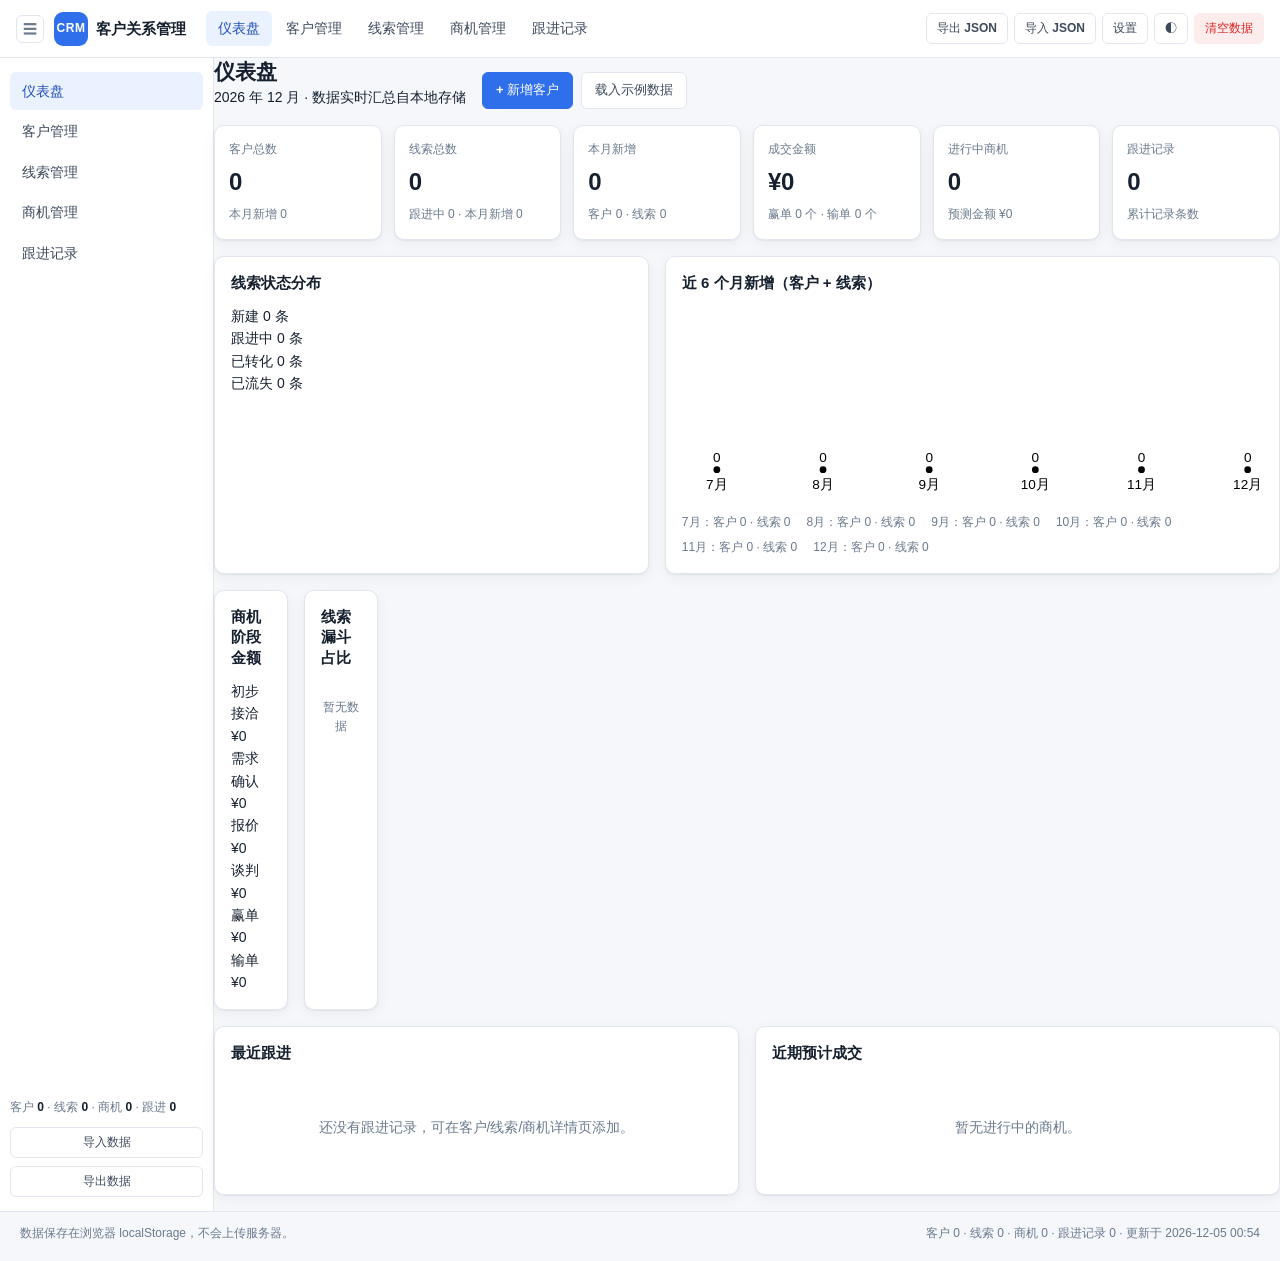
<file: index.html>
<!DOCTYPE html>
<html lang="zh-CN" data-theme="light">
<head>
  <meta charset="UTF-8">
  <meta name="viewport" content="width=device-width, initial-scale=1">
  <meta name="description" content="CRM 客户关系管理系统 — 客户、线索、商机与跟进记录管理，纯静态零依赖。">
  <title>CRM 客户关系管理</title>
  <link rel="stylesheet" href="css/style.css">
</head>
<body>
  <div id="app" class="app">
    <noscript>
      <p class="noscript">本系统需要启用 JavaScript 才能运行。</p>
    </noscript>
  </div>
  <div id="toast-host" class="toast-host" aria-live="polite" aria-atomic="false"></div>
  <script type="module" src="js/app.js"></script>
</body>
</html>
</file>
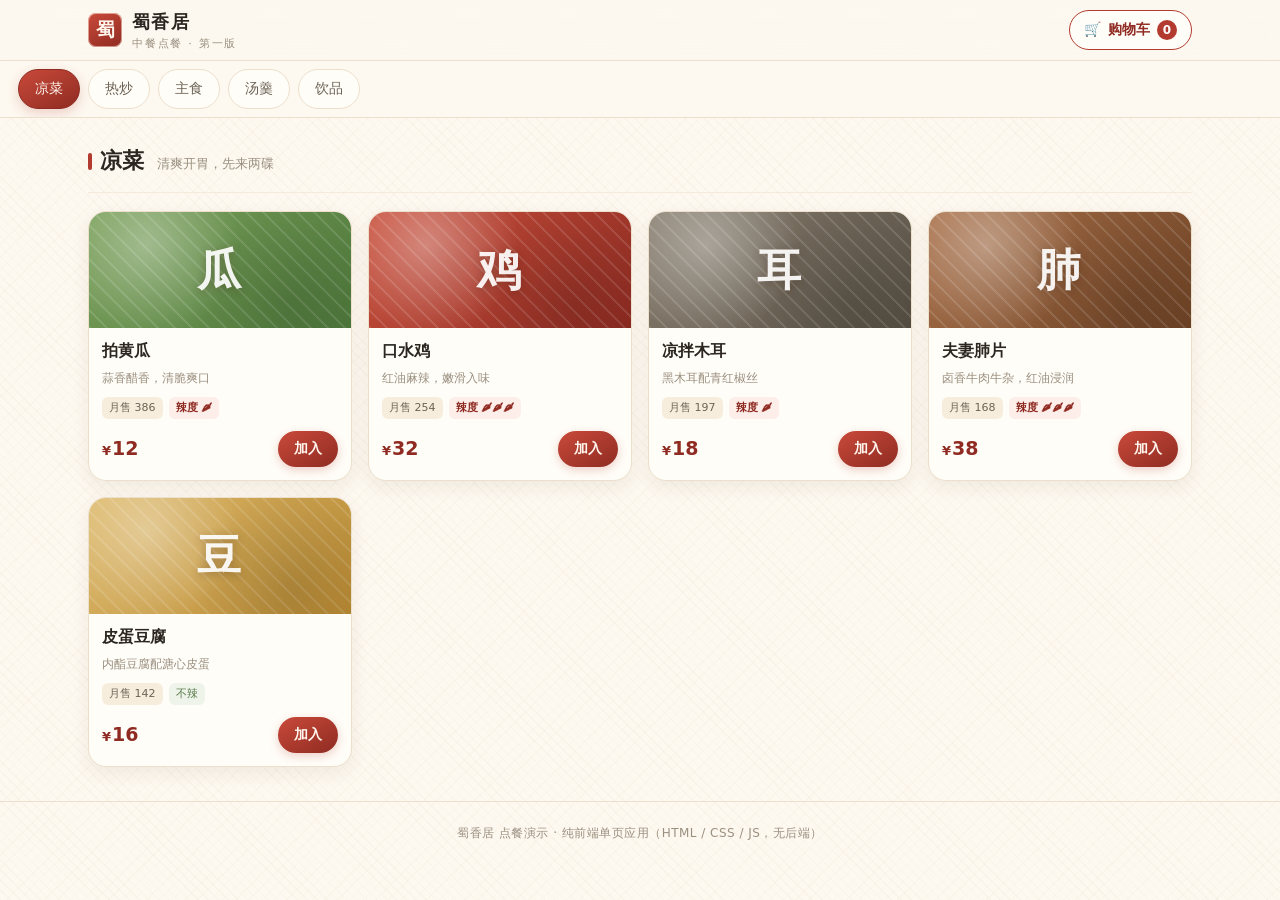
<file: ordering/index.html>
<!DOCTYPE html>
<html lang="zh-CN">
<head>
<meta charset="UTF-8">
<meta name="viewport" content="width=device-width, initial-scale=1, viewport-fit=cover">
<meta name="description" content="蜀香居 · 中餐点餐单页应用（第一版）">
<title>蜀香居 · 中餐点餐</title>
<link rel="stylesheet" href="style.css">
</head>
<body>

<header class="topbar">
  <div class="wrap topbar-in">
    <div class="brand">
      <span class="seal" aria-hidden="true">蜀</span>
      <span class="brand-text">
        <strong class="brand-name">蜀香居</strong>
        <span class="brand-sub">中餐点餐 · 第一版</span>
      </span>
    </div>
    <button type="button" class="cart-btn" id="cartBtn" data-act="cart" aria-label="查看购物车" aria-haspopup="dialog" aria-expanded="false">
      <span aria-hidden="true">🛒</span>
      <span class="cart-btn-label">购物车</span>
      <span class="cart-count" id="cartCount">0</span>
    </button>
  </div>
</header>

<nav class="tabs" id="tabs" aria-label="菜品分类"></nav>

<main class="wrap">

  <!-- ============ 菜单 ============ -->
  <section id="viewMenu" class="view">
    <div class="menu-head">
      <h2 id="catTitle">凉菜</h2>
      <p class="menu-hint" id="catHint"></p>
    </div>

    <!-- 空态：当前分类无可点菜品（正常情况下不会出现） -->
    <p class="empty" id="menuEmpty" hidden>该分类暂时没有菜品，看看其他分类吧。</p>

    <!-- 兜底：菜单由 app.js 动态渲染 -->
    <div class="grid" id="dishGrid"></div>
  </section>

  <!-- ============ 确认订单 ============ -->
  <section id="viewCheckout" class="view" hidden>
    <button type="button" class="back-btn" data-act="back">← 返回点餐</button>

    <div class="panel">
      <h2 class="panel-title">确认订单</h2>
      <p class="panel-summary" id="checkoutSummary"></p>

      <div class="field">
        <span class="field-label" id="tableLabel">选择桌台</span>
        <div class="table-grid" id="tableGrid" role="radiogroup" aria-labelledby="tableLabel"></div>
      </div>

      <button type="button" class="primary-btn" id="submitBtn" data-act="submit">
        提交订单
      </button>
      <p class="pay-note">第一版为演示环境，提交后不产生真实订单与费用。</p>
    </div>
  </section>

  <!-- ============ 订单确认（下单成功） ============ -->
  <section id="viewConfirm" class="view" hidden>
    <div class="panel confirm-panel">
      <div class="stamp" aria-hidden="true">已下单</div>
      <h2 class="panel-title">下单成功</h2>

      <dl class="confirm-meta">
        <div>
          <dt>订单号</dt>
          <dd class="order-no" id="orderNo">—</dd>
        </div>
        <div>
          <dt>桌台</dt>
          <dd id="confirmTable">—</dd>
        </div>
        <div>
          <dt>预计出餐</dt>
          <dd class="eta">约 15 分钟</dd>
        </div>
        <div>
          <dt>下单时间</dt>
          <dd id="orderTime">—</dd>
        </div>
      </dl>

      <h3 class="sub-title">订单明细</h3>
      <ul class="order-list" id="orderList"></ul>

      <div class="confirm-total">
        <span>合计</span>
        <span class="total-amount" id="orderTotal">¥0</span>
      </div>

      <p class="confirm-tip">已通知后厨，请稍候。菜品将按顺序陆续上桌。</p>

      <button type="button" class="primary-btn" data-act="neworder">
        再来一单
      </button>
    </div>
  </section>

</main>

<footer class="foot">
  <div class="wrap">
    <p>蜀香居 点餐演示 · 纯前端单页应用（HTML / CSS / JS，无后端）</p>
  </div>
</footer>

<!-- ============ 购物车 ============ -->
<div class="drawer-overlay" id="overlay" hidden></div>

<aside class="cart-drawer" id="cartDrawer" role="dialog" aria-modal="true" aria-labelledby="cartTitle" aria-hidden="true" hidden>
  <div class="drawer-head">
    <h2 class="panel-title" id="cartTitle">购物车</h2>
    <button type="button" class="icon-btn" id="closeCart" data-act="closeCart" aria-label="关闭购物车">✕</button>
  </div>

  <div class="drawer-body">
    <p class="empty" id="cartEmpty">购物车还是空的，先去点几道菜吧。</p>
    <ul class="cart-list" id="cartList"></ul>
  </div>

  <div class="drawer-foot">
    <div class="sum-row total-row">
      <span>合计</span>
      <span class="total-amount" id="cartTotal">¥0</span>
    </div>
    <button type="button" class="primary-btn" id="goCheckout" data-act="checkout">
      去下单
    </button>
  </div>
</aside>

<script src="app.js"></script>
</body>
</html>
</file>
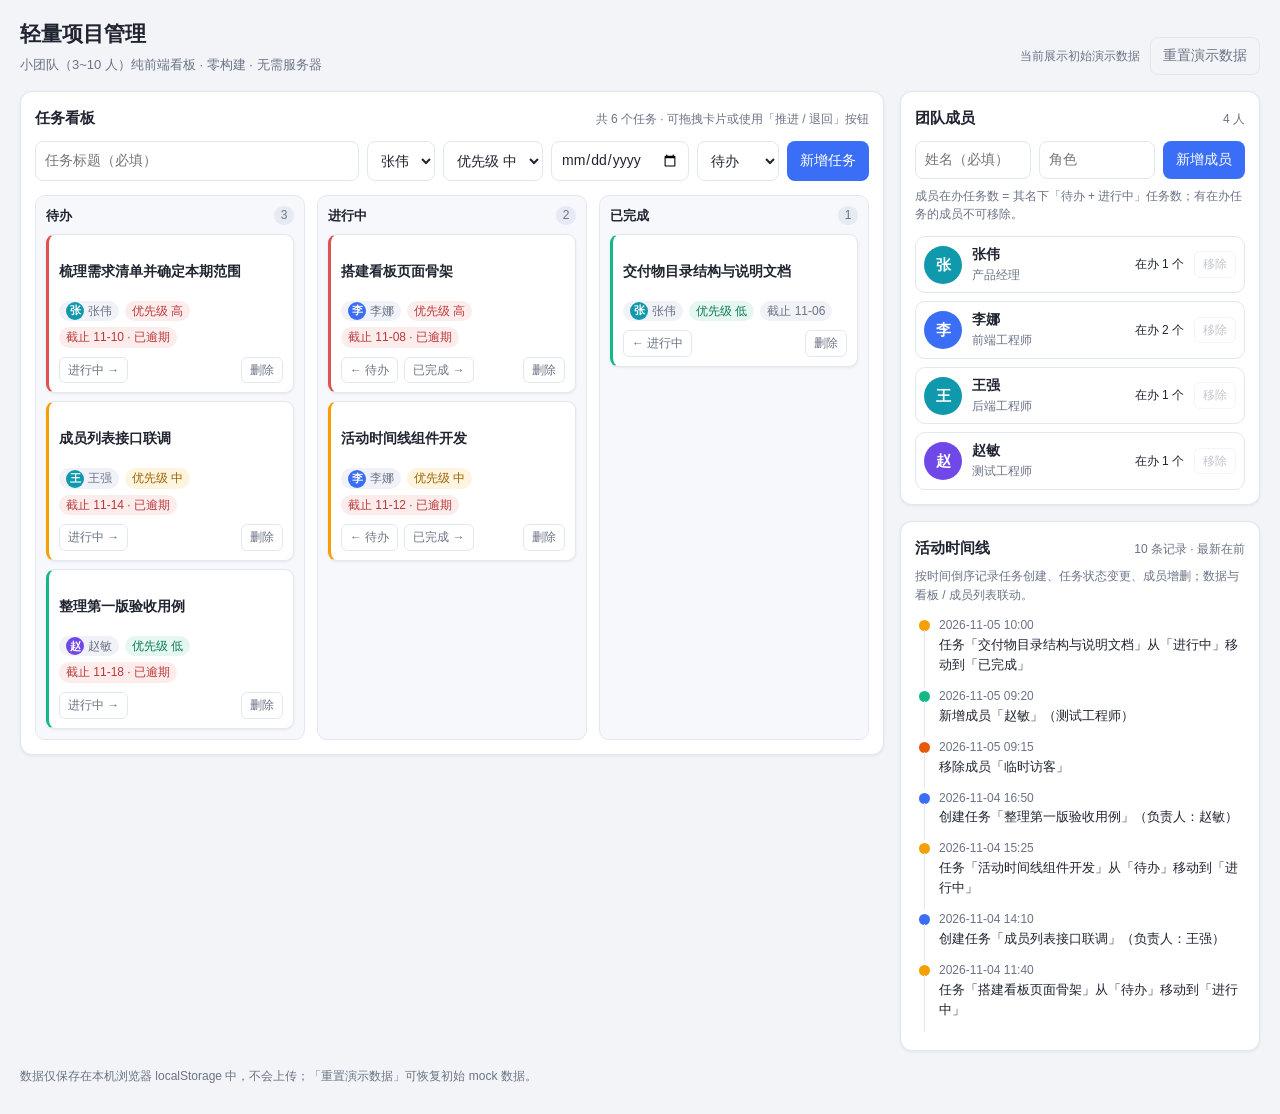
<file: pm-board/index.html>
<!DOCTYPE html>
<html lang="zh-CN">
<head>
  <meta charset="UTF-8" />
  <!-- 双击本文件即可打开：无服务器、无构建、无外部资源 -->
  <meta name="viewport" content="width=device-width, initial-scale=1" />
  <title>轻量项目管理 · 任务看板 / 成员列表 / 活动时间线</title>
  <link rel="stylesheet" href="styles.css" />
</head>
<body>
  <div class="app">
    <!-- 顶部标题栏：标题 + 数据来源说明 + 重置按钮 -->
    <header class="app-header">
      <div class="app-header__main">
        <h1 class="app-header__title">轻量项目管理</h1>
        <p class="app-header__sub">小团队（3~10 人）纯前端看板 · 零构建 · 无需服务器</p>
      </div>
      <div class="app-header__side">
        <p class="storage-note" id="storage-note"></p>
        <button type="button" class="btn btn--ghost" id="reset-btn" title="清空本地数据并恢复初始演示数据">重置演示数据</button>
      </div>
    </header>

    <div class="layout">
      <!-- ============ 板块一：任务看板 ============ -->
      <section class="panel panel--board" aria-labelledby="board-title">
        <div class="panel__head">
          <h2 class="panel__title" id="board-title">任务看板</h2>
          <span class="panel__meta" id="board-meta"></span>
        </div>

        <!-- 新增任务表单：负责人下拉由 app.js 依据成员列表动态填充 -->
        <form class="task-form" id="task-form" autocomplete="off">
          <input class="field field--grow" id="task-title" type="text" placeholder="任务标题（必填）" maxlength="60" required />
          <select class="field" id="task-owner" aria-label="负责人"></select>
          <select class="field" id="task-priority" aria-label="优先级"></select>
          <input class="field" id="task-due" type="date" aria-label="截止日期" />
          <select class="field" id="task-status" aria-label="所在列"></select>
          <button class="btn btn--primary" type="submit">新增任务</button>
        </form>

        <!-- 三列看板容器：列内容由 app.js 渲染 -->
        <div class="board" id="board"></div>
      </section>

      <!-- ============ 板块二 + 板块三：成员列表 / 活动时间线 ============ -->
      <aside class="side">
        <section class="panel panel--members" aria-labelledby="members-title">
          <div class="panel__head">
            <h2 class="panel__title" id="members-title">团队成员</h2>
            <span class="panel__meta" id="members-meta"></span>
          </div>

          <form class="member-form" id="member-form" autocomplete="off">
            <input class="field" id="member-name" type="text" placeholder="姓名（必填）" maxlength="16" required />
            <input class="field" id="member-role" type="text" placeholder="角色" maxlength="16" />
            <button class="btn btn--primary" type="submit">新增成员</button>
          </form>
          <p class="form-hint">成员在办任务数 = 其名下「待办 + 进行中」任务数；有在办任务的成员不可移除。</p>

          <!-- 成员卡片列表 -->
          <ul class="members" id="members"></ul>
        </section>

        <section class="panel panel--timeline" aria-labelledby="timeline-title">
          <div class="panel__head">
            <h2 class="panel__title" id="timeline-title">活动时间线</h2>
            <span class="panel__meta" id="timeline-meta"></span>
          </div>
          <p class="form-hint">按时间倒序记录任务创建、任务状态变更、成员增删；数据与看板 / 成员列表联动。</p>

          <!-- 时间线条目列表 -->
          <ol class="timeline" id="timeline"></ol>
        </section>
      </aside>
    </div>

    <footer class="app-footer">
      <span>数据仅保存在本机浏览器 localStorage 中，不会上传；「重置演示数据」可恢复初始 mock 数据。</span>
    </footer>
  </div>

  <!-- 轻量提示条 -->
  <div class="toast" id="toast" role="status" aria-live="polite"></div>

  <!-- 普通 script 标签（非 ES Module），保证 file:// 直接双击可用 -->
  <script src="data.js"></script>
  <script src="app.js"></script>
</body>
</html>
</file>
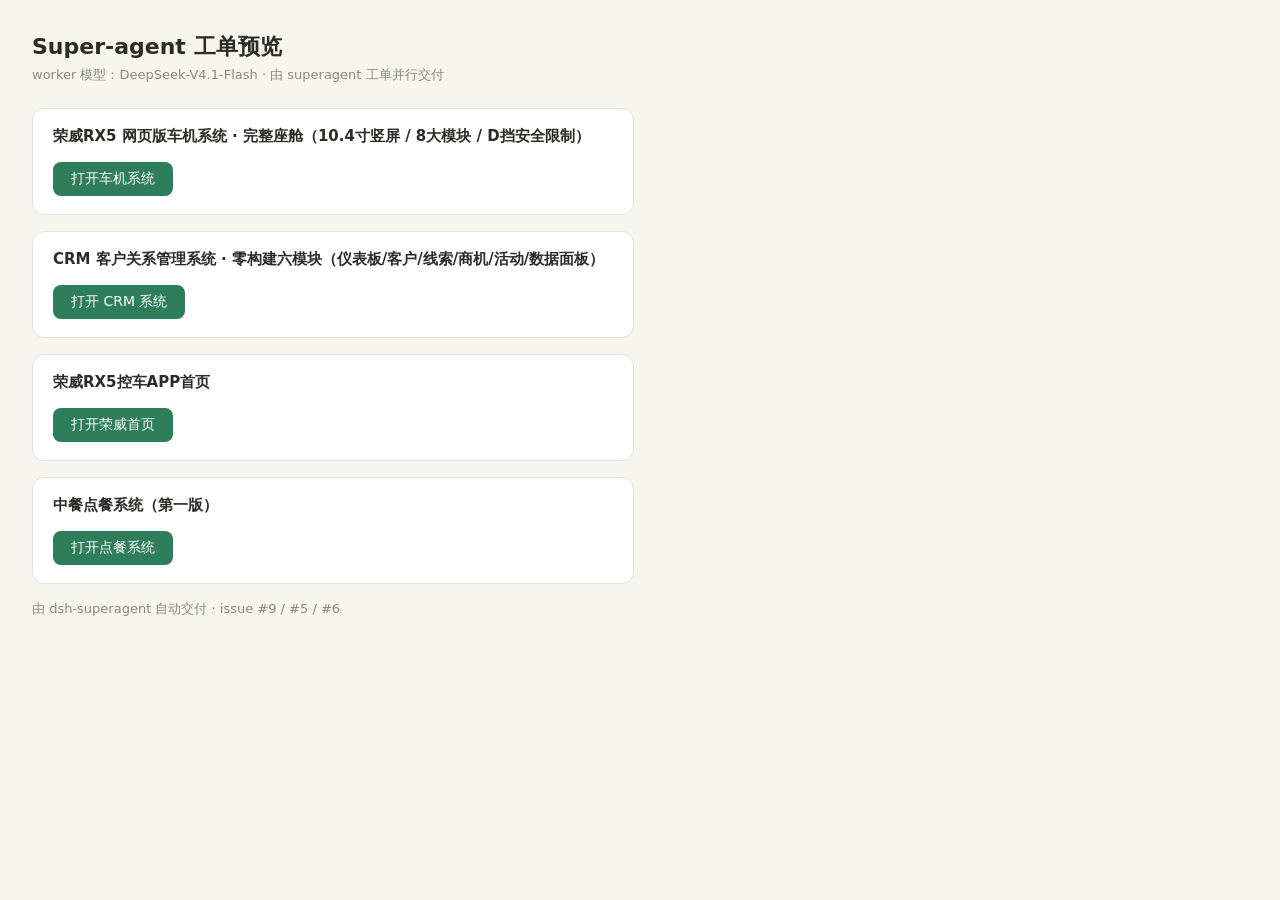
<file: preview/index.html>
<!doctype html><html lang="zh"><head><meta charset="utf-8">
<meta name="viewport" content="width=device-width,initial-scale=1">
<title>Super-agent 工单预览</title>
<style>
body{font-family:system-ui,-apple-system,"PingFang SC","Microsoft YaHei",sans-serif;background:#f7f5f0;color:#2b2b28;margin:0;padding:32px}
h1{font-size:22px;font-weight:600;margin:0 0 4px}
.sub{color:#8a877e;font-size:13px;margin-bottom:24px}
.card{background:#fff;border:1px solid #e5e1d8;border-radius:12px;padding:18px 20px;margin-bottom:16px;max-width:560px}
a.btn{display:inline-block;margin-top:10px;background:#2e7d5b;color:#fff;text-decoration:none;padding:8px 18px;border-radius:8px;font-size:14px}
.t{font-size:15px;font-weight:600;margin-bottom:6px}
</style></head><body>
<h1>Super-agent 工单预览</h1>
<div class="sub">worker 模型：DeepSeek-V4.1-Flash · 由 superagent 工单并行交付</div>
<div class="card"><div class="t">荣威RX5 网页版车机系统 · 完整座舱（10.4寸竖屏 / 8大模块 / D挡安全限制）</div><a class="btn" href="./apps/roewe-cockpit/index.html">打开车机系统</a></div>
<div class="card"><div class="t">CRM 客户关系管理系统 · 零构建六模块（仪表板/客户/线索/商机/活动/数据面板）</div><a class="btn" href="./apps/crm/index.html">打开 CRM 系统</a></div>
<div class="card"><div class="t">荣威RX5控车APP首页</div><a class="btn" href="./apps/roewe/index.html">打开荣威首页</a></div>
<div class="card"><div class="t">中餐点餐系统（第一版）</div><a class="btn" href="./apps/ordering/index.html">打开点餐系统</a></div>
<div class="sub">由 dsh-superagent 自动交付 · issue #9 / #5 / #6</div>
</body></html>
</file>
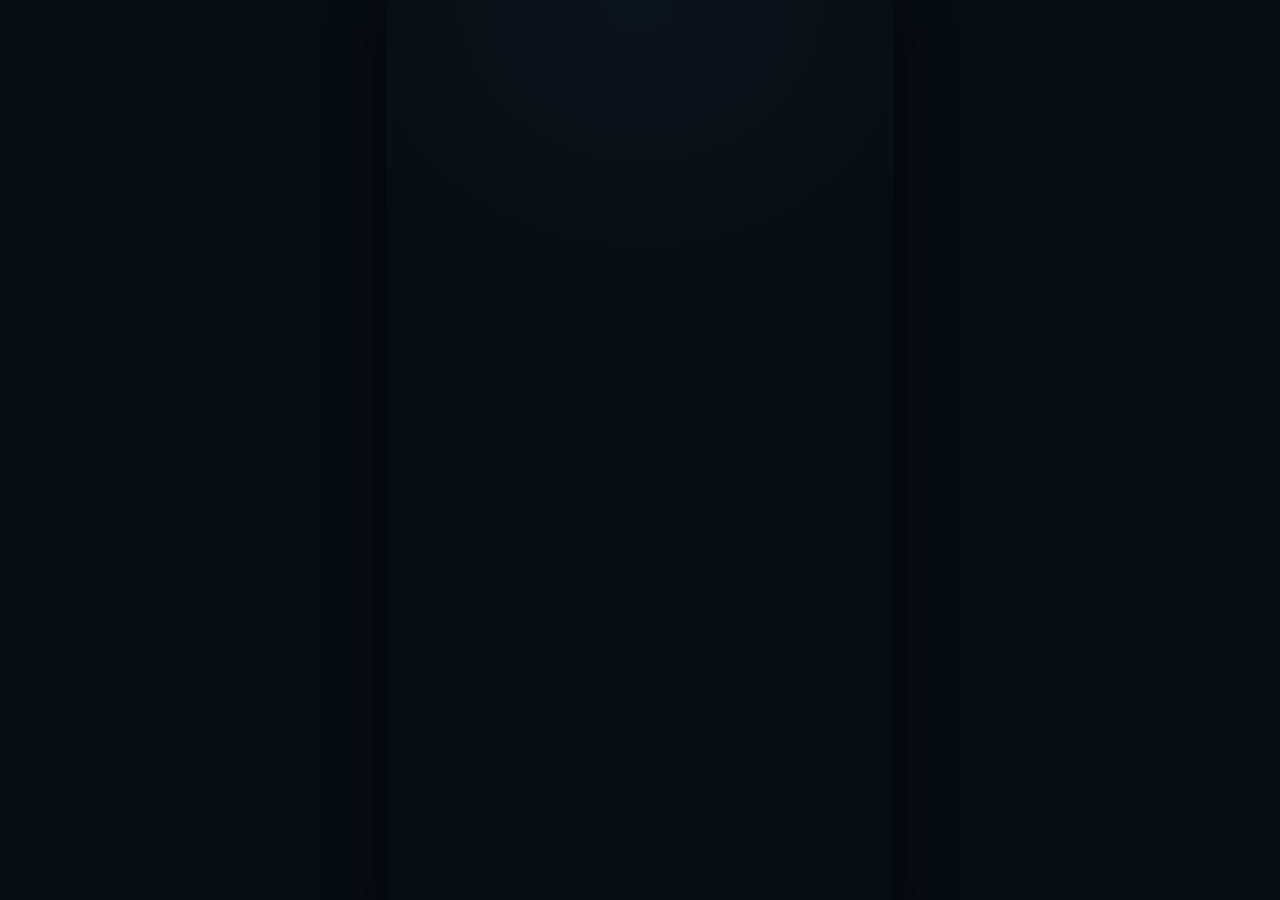
<file: roewe-cockpit/index.html>
<!DOCTYPE html>
<html lang="zh-CN" class="theme-dark" data-theme="dark">
<head>
  <meta charset="UTF-8">
  <meta name="viewport" content="width=1080, initial-scale=1, maximum-scale=1, user-scalable=no, viewport-fit=cover">
  <meta name="theme-color" content="#070d14">
  <meta name="description" content="荣威 RX5 网页版车机系统 · 10.4 英寸竖屏座舱演示（模拟数据）">
  <title>荣威 RX5 · 智能座舱</title>

  <!-- 本地依赖：零构建、可离线双击运行 -->
  <script src="vendor/vue.global.prod.js"></script>
  <script src="vendor/tailwindcss.js"></script>

  <!-- 运行时配置（高德 Key、车辆信息、默认值、模拟器初值） -->
  <script src="config.js"></script>

  <script>
    if (window.tailwind) {
      window.tailwind.config = {
        darkMode: 'class',
        theme: {
          extend: {
            colors: {
              cockpit: {
                bg: 'var(--c-bg)',
                panel: 'var(--c-panel)',
                panel2: 'var(--c-panel-2)',
                line: 'var(--c-line)',
                text: 'var(--c-text)',
                sub: 'var(--c-text-sub)',
                muted: 'var(--c-text-muted)'
              },
              rowe: { 400: '#3f8cff', 500: '#1e6fff', 600: '#0d55d6', glow: '#5fb0ff' },
              signal: { ok: '#2ee6a8', warn: '#ffb020', bad: '#ff5f56' }
            },
            fontFamily: { cockpit: ['"PingFang SC"', '"Microsoft YaHei"', 'system-ui', 'sans-serif'] }
          }
        }
      };
    }
  </script>

  <link rel="stylesheet" href="css/base.css">
  <link rel="stylesheet" href="css/layout.css">
  <link rel="stylesheet" href="css/components.css">
  <link rel="stylesheet" href="css/modules.css">
  <link rel="stylesheet" href="css/animations.css">
</head>

<body>
  <div id="app" v-cloak>
    <div class="boot-splash">
      <div class="boot-logo">RX5</div>
      <p class="boot-text">正在启动智能座舱…</p>
    </div>
  </div>

  <!-- ============ 数据层 ============ -->
  <script src="js/data/mock.js"></script>

  <!-- ============ 状态与安全规则 ============ -->
  <script src="js/store/state.js"></script>
  <script src="js/store/safety.js"></script>

  <!-- ============ 核心能力 ============ -->
  <script src="js/core/voice-registry.js"></script>
  <script src="js/core/voice.js"></script>
  <script src="js/core/map-loader.js"></script>
  <script src="js/core/simulator.js"></script>

  <!-- ============ 通用组件 ============ -->
  <script src="js/components/icon.js"></script>
  <script src="js/components/card.js"></script>
  <script src="js/components/statusbar.js"></script>
  <script src="js/components/dock.js"></script>
  <script src="js/components/car-model.js"></script>
  <script src="js/components/toast.js"></script>
  <script src="js/components/gear-guard.js"></script>
  <script src="js/components/voice-orb.js"></script>
  <script src="js/components/light-panel.js"></script>
  <script src="js/components/simulator-panel.js"></script>

  <!-- ============ 页面模块（8 个） ============ -->
  <script src="js/views/home.js"></script>
  <script src="js/views/nav.js"></script>
  <script src="js/views/climate.js"></script>
  <script src="js/views/media.js"></script>
  <script src="js/views/vehicle.js"></script>
  <script src="js/views/voice-panel.js"></script>
  <script src="js/views/surround.js"></script>
  <script src="js/views/parking.js"></script>
  <script src="js/views/settings.js"></script>

  <!-- ============ 应用装配 ============ -->
  <script src="js/app.js"></script>
</body>
</html>
</file>
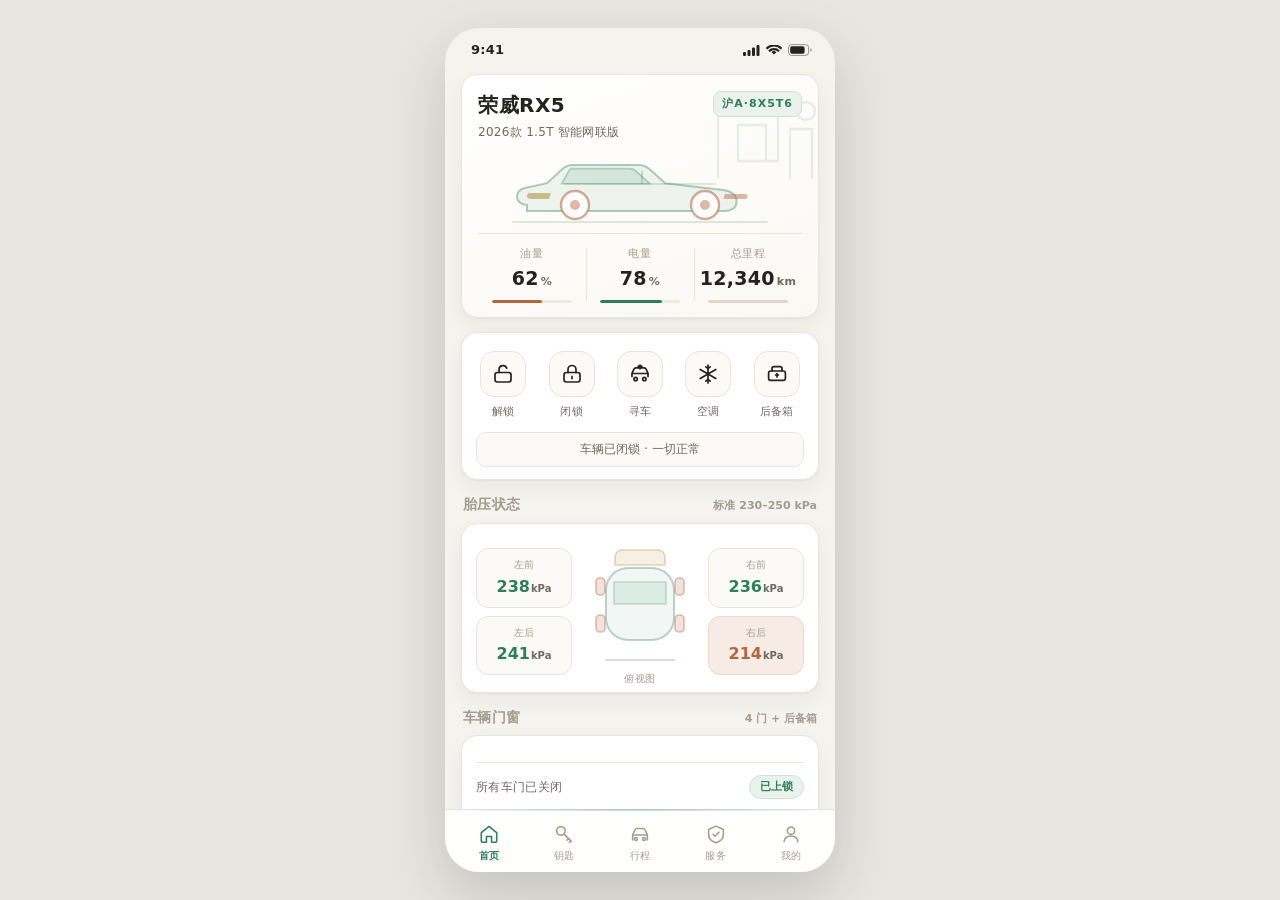
<file: roewe/index.html>
<!doctype html>
<html lang="zh-CN">
<head>
<meta charset="utf-8">
<meta name="viewport" content="width=device-width,initial-scale=1,viewport-fit=cover">
<title>荣威RX5 · 控车</title>
<style>
:root{
  --bg:#f5f3ee;
  --surface:#ffffff;
  --surface-2:#fbfaf6;
  --ink:#23231f;
  --ink-2:#6d6a61;
  --ink-3:#a09c90;
  --line:#e9e5db;
  --green:#2e7d5b;
  --green-soft:#e9f2ed;
  --clay:#b4643f;
  --clay-soft:#f7ece5;
  --gold:#a8842f;
  --gold-soft:#f6f0e0;
  --radius:16px;
  --radius-sm:12px;
  --shadow:0 1px 2px rgba(35,35,31,.04),0 8px 20px rgba(35,35,31,.05);
}
*{box-sizing:border-box;-webkit-tap-highlight-color:transparent}
html,body{height:100%;margin:0}
body{
  font-family:-apple-system,BlinkMacSystemFont,"PingFang SC","Hiragino Sans GB","Microsoft YaHei","Noto Sans SC","Source Han Sans SC",system-ui,sans-serif;
  background:#e8e6e0;
  color:var(--ink);
  display:flex;justify-content:center;align-items:center;
  min-height:100%;
  font-size:14px;
  line-height:1.45;
}
button{font:inherit;color:inherit;border:0;background:none;padding:0;cursor:pointer}

/* ---------- phone frame (centers the fixed 390x844 stage) ---------- */
.phone{
  position:relative;
  width:390px;height:844px;
  background:var(--bg);
  overflow:hidden;
  display:flex;flex-direction:column;
}
@media (min-width:480px) and (min-height:900px){
  .phone{border-radius:34px;box-shadow:0 24px 60px rgba(35,35,31,.18)}
}

/* ---------- status bar ---------- */
.statusbar{
  flex:0 0 auto;
  height:44px;padding:0 22px 0 26px;
  display:flex;align-items:center;justify-content:space-between;
  font-size:13px;font-weight:600;letter-spacing:.2px;color:var(--ink);
}
.statusbar .icons{display:flex;align-items:center;gap:6px}
.statusbar svg{display:block}

/* ---------- scroll body ---------- */
.screen{
  flex:1 1 auto;min-height:0;
  overflow-y:auto;overflow-x:hidden;
  padding:2px 16px 20px;
  scrollbar-width:none;
}
.screen::-webkit-scrollbar{display:none}

/* ---------- shared card ---------- */
.card{
  background:var(--surface);
  border:1px solid var(--line);
  border-radius:var(--radius);
  box-shadow:var(--shadow);
}

/* ---------- 顶部车辆卡片 ---------- */
.vehicle{
  position:relative;overflow:hidden;
  padding:16px 16px 14px;
  background:linear-gradient(160deg,#ffffff 0%,#faf8f3 100%);
  margin-bottom:14px;
}
/* 国潮回纹 (meander) watermark */
.vehicle::after{
  content:"";position:absolute;right:-6px;top:14px;width:118px;height:98px;
  opacity:.5;pointer-events:none;
  background-repeat:no-repeat;background-size:118px 98px;
  background-image:url("data:image/svg+xml;utf8,<svg xmlns='http://www.w3.org/2000/svg' width='118' height='98' viewBox='0 0 118 98'><g fill='none' stroke='%232e7d5b' stroke-width='2.4' stroke-linecap='square' opacity='.22'><path d='M12 88V12h60v60H32V36h28v36'/><path d='M84 88V40h22v48'/><circle cx='100' cy='22' r='9'/></g></svg>");
}
.vehicle-head{position:relative;z-index:1;display:flex;align-items:flex-start;justify-content:space-between;gap:10px}
.vehicle-model{font-size:20px;font-weight:700;letter-spacing:.5px;margin:0}
.vehicle-sub{margin:4px 0 0;font-size:12px;color:var(--ink-2);letter-spacing:.3px}
.vehicle-plate{
  flex:0 0 auto;font-size:11px;font-weight:600;letter-spacing:1px;
  color:var(--green);background:var(--green-soft);
  border:1px solid #cfe3d8;border-radius:8px;padding:4px 8px;
}
.vehicle-art{
  position:relative;z-index:1;
  margin:12px 0 6px;height:74px;
  display:flex;align-items:center;justify-content:center;
}
.vehicle-art svg{width:262px;height:auto;display:block}
.metrics{
  position:relative;z-index:1;
  display:grid;grid-template-columns:repeat(3,1fr);
  border-top:1px solid var(--line);margin-top:6px;padding-top:12px;
}
.metric{text-align:center;position:relative}
.metric+.metric::before{
  content:"";position:absolute;left:0;top:2px;bottom:2px;width:1px;background:var(--line);
}
.metric .k{font-size:11px;color:var(--ink-3);letter-spacing:.6px}
.metric .v{font-size:19px;font-weight:700;margin-top:3px;letter-spacing:.3px;font-variant-numeric:tabular-nums}
.metric .v small{font-size:11px;font-weight:600;color:var(--ink-2);margin-left:2px}
.metric .bar{height:3px;border-radius:2px;background:#eceadf;margin:7px 14px 0;overflow:hidden}
.metric .bar i{display:block;height:100%;border-radius:2px}
.metric.fuel .bar i{background:var(--clay)}
.metric.elec .bar i{background:var(--green)}

/* ---------- 快捷按钮区 ---------- */
.quick{
  position:relative;overflow:hidden;
  padding:14px 8px 12px;margin-bottom:14px;
}
.quick-grid{display:grid;grid-template-columns:repeat(5,1fr);gap:2px}
.qbtn{
  display:flex;flex-direction:column;align-items:center;gap:7px;
  padding:4px 0;border-radius:var(--radius-sm);
  transition:background .18s ease,transform .18s ease;
}
.qbtn:active{transform:scale(.94)}
.qbtn .ico{
  width:46px;height:46px;border-radius:14px;
  display:flex;align-items:center;justify-content:center;
  background:var(--surface-2);border:1px solid var(--line);
  color:var(--ink);transition:all .18s ease;
}
.qbtn .ico svg{width:24px;height:24px;display:block}
.qbtn .label{font-size:11px;color:var(--ink-2);letter-spacing:.2px;white-space:nowrap}
.qbtn.on .ico{background:var(--green);border-color:var(--green);color:#fff;box-shadow:0 6px 14px rgba(46,125,91,.22)}
.qbtn.on .label{color:var(--green);font-weight:600}
.qbtn.warn.on .ico{background:var(--gold);border-color:var(--gold);box-shadow:0 6px 14px rgba(168,132,47,.22)}
.qbtn.warn.on .label{color:var(--gold)}
.toast{
  margin:8px 6px 0;padding:8px 12px;border-radius:10px;
  background:var(--surface-2);border:1px solid var(--line);
  font-size:12px;color:var(--ink-2);text-align:center;
  transition:color .2s ease,border-color .2s ease;
}
.toast.hot{color:var(--green);border-color:#cfe3d8;background:var(--green-soft)}

/* ---------- 状态卡片 ---------- */
.section-title{
  display:flex;align-items:baseline;justify-content:space-between;
  margin:0 2px 8px;
}
.section-title h2{font-size:14px;font-weight:700;margin:0;letter-spacing:.4px}
.section-title span{font-size:11px;color:var(--ink-3)}
.status-card{padding:14px 14px 6px;margin-bottom:14px}
.tires{display:flex;gap:10px;align-items:center;justify-content:space-between}
.tire-col{display:flex;flex-direction:column;gap:8px}
.tire{
  width:96px;padding:9px 8px;border-radius:var(--radius-sm);
  background:var(--surface-2);border:1px solid var(--line);text-align:center;
}
.tire .pos{font-size:10px;color:var(--ink-3);letter-spacing:.4px}
.tire .val{font-size:16px;font-weight:700;margin-top:2px;font-variant-numeric:tabular-nums}
.tire .val small{font-size:10px;font-weight:600;color:var(--ink-2);margin-left:1px}
.tire.ok .val{color:var(--green)}
.tire.low .val{color:var(--clay)}
.tire.low{background:var(--clay-soft);border-color:#eed9cc}
.car-top{
  flex:0 0 auto;width:96px;text-align:center;color:var(--ink-3);
}
.car-top svg{width:100%;height:auto;display:block}
.car-top .cap{font-size:10px;letter-spacing:.4px;margin-top:2px}

.doors{
  border-top:1px solid var(--line);margin-top:12px;padding:12px 0 8px;
}
.doors-head{display:flex;align-items:center;justify-content:space-between;margin-bottom:10px}
.doors-head .t{font-size:12px;color:var(--ink-2);letter-spacing:.3px}
.pill{
  font-size:11px;font-weight:600;padding:3px 10px;border-radius:999px;
  background:var(--green-soft);color:var(--green);border:1px solid #cfe3d8;
}
.pill.warn{background:var(--clay-soft);color:var(--clay);border-color:#eed9cc}
.door-grid{display:grid;grid-template-columns:repeat(5,1fr);gap:6px}
.door{
  padding:8px 2px 7px;border-radius:10px;text-align:center;
  background:var(--surface-2);border:1px solid var(--line);
}
.door svg{width:20px;height:20px;display:block;margin:0 auto 5px;color:var(--ink-2)}
.door .n{font-size:10px;color:var(--ink-2);letter-spacing:.2px;white-space:nowrap}
.door .s{font-size:10px;font-weight:700;margin-top:2px;color:var(--green)}
.door.closed .s{color:var(--green)}
.door.open{background:var(--gold-soft);border-color:#ecdfba}
.door.open svg{color:var(--gold)}
.door.open .s{color:var(--gold)}

/* ---------- 底部 tab ---------- */
.tabbar{
  flex:0 0 auto;position:relative;
  background:rgba(255,255,255,.94);
  backdrop-filter:saturate(160%) blur(8px);
  border-top:1px solid var(--line);
  padding:8px 6px calc(6px + env(safe-area-inset-bottom,0px));
  display:grid;grid-template-columns:repeat(5,1fr);
}
.tabbar::before{
  content:"";position:absolute;left:0;right:0;top:-1px;height:2px;
  background:linear-gradient(90deg,transparent 0%,rgba(46,125,91,.28) 50%,transparent 100%);
}
.tab{
  display:flex;flex-direction:column;align-items:center;gap:4px;
  padding:5px 0 3px;border-radius:10px;color:var(--ink-3);
  transition:color .18s ease;
}
.tab svg{width:22px;height:22px;display:block}
.tab .n{font-size:10px;letter-spacing:.2px}
.tab.active{color:var(--green)}
.tab.active .n{font-weight:700}

/* ---------- placeholder sheet ---------- */
.sheet{
  position:absolute;inset:0;z-index:20;
  background:rgba(35,35,31,.28);
  display:flex;align-items:flex-end;
  opacity:0;pointer-events:none;transition:opacity .22s ease;
}
.sheet.show{opacity:1;pointer-events:auto}
.sheet-panel{
  width:100%;background:var(--bg);
  border-radius:20px 20px 0 0;
  padding:18px 18px calc(18px + env(safe-area-inset-bottom,0px));
  transform:translateY(18px);transition:transform .24s ease;
  max-height:74%;overflow-y:auto;
}
.sheet.show .sheet-panel{transform:none}
.sheet-panel h3{margin:0 0 4px;font-size:16px;letter-spacing:.4px}
.sheet-panel p{margin:0;font-size:12px;color:var(--ink-2)}
.sheet-panel .ph{
  margin-top:14px;padding:22px 16px;border-radius:var(--radius);
  background:var(--surface);border:1px dashed #ddd8cb;text-align:center;
}
.sheet-panel .ph .big{font-size:13px;font-weight:600;color:var(--ink-2)}
.sheet-panel .ph .sm{font-size:11px;color:var(--ink-3);margin-top:6px;letter-spacing:.3px}
.sheet-close{
  margin-top:14px;width:100%;padding:12px;border-radius:12px;
  background:var(--surface);border:1px solid var(--line);
  font-size:13px;font-weight:600;color:var(--ink-2);
}

@media (prefers-reduced-motion:reduce){
  *{transition:none!important}
}
</style>
</head>
<body>

<!-- ============ 首页 ============ -->
<main class="phone" id="phone">

  <!-- 状态栏 -->
  <div class="statusbar">
    <span>9:41</span>
    <span class="icons">
      <svg width="17" height="11" viewBox="0 0 17 11" fill="currentColor" aria-hidden="true"><rect x="0" y="7" width="3" height="4" rx="1"/><rect x="4.5" y="5" width="3" height="6" rx="1"/><rect x="9" y="2.5" width="3" height="8.5" rx="1"/><rect x="13.5" y="0" width="3" height="11" rx="1"/></svg>
      <svg width="16" height="11" viewBox="0 0 16 11" fill="currentColor" aria-hidden="true"><path d="M8 9.6 5.6 7.2a3.4 3.4 0 0 1 4.8 0L8 9.6Zm0-4.4a6 6 0 0 0-4.3 1.8L2.2 5.5a8.2 8.2 0 0 1 11.6 0l-1.5 1.5A6 6 0 0 0 8 5.2Zm0-3.6a9.5 9.5 0 0 0-6.8 2.8L-.3 2.9a11.7 11.7 0 0 1 16.6 0l-1.5 1.5A9.5 9.5 0 0 0 8 1.6Z"/></svg>
      <svg width="25" height="12" viewBox="0 0 25 12" fill="none" aria-hidden="true"><rect x=".6" y=".6" width="20" height="10.8" rx="3" stroke="currentColor" stroke-opacity=".45"/><rect x="2.2" y="2.2" width="14.4" height="7.6" rx="1.8" fill="currentColor"/><path d="M22.4 4.2v3.6c.9-.3 1.4-.9 1.4-1.8s-.5-1.5-1.4-1.8Z" fill="currentColor" fill-opacity=".45"/></svg>
    </span>
  </div>

  <div class="screen">

    <!-- ---------- 顶部车辆卡片 ---------- -->
    <section class="card vehicle" aria-label="车辆信息">
      <div class="vehicle-head">
        <div>
          <h1 class="vehicle-model">荣威RX5</h1>
          <p class="vehicle-sub">2026款 1.5T 智能网联版</p>
        </div>
        <span class="vehicle-plate">沪A·8X5T6</span>
      </div>

      <div class="vehicle-art" aria-hidden="true">
        <svg aria-hidden="true" viewBox="0 0 262 74" fill="none">
          <!-- 车身剪影 -->
          <path d="M18 52c-6 0-10-3.6-10-8.4 0-4.4 2.6-7.4 8-8.6l22-4.8 16-14.6c2.6-2.4 5.8-3.6 9.4-3.6h66c4.6 0 8.6 1.6 12.2 5l14.6 13.2 56 6.6c9.6 1.1 15.4 4.8 15.4 11.4 0 3.4-1.2 6-3.6 7.6-2 1.4-4.6 2.2-7.6 2.2H18Z" fill="#2e7d5b" fill-opacity=".07" stroke="#2e7d5b" stroke-opacity=".38" stroke-width="2"/>
          <path d="M62 15.6h58.4c2.8 0 5.2 1 7.2 3l13.4 12.2H52.6L60 17.6c.6-.8 1.2-1.4 2-2Z" fill="#2e7d5b" fill-opacity=".12" stroke="#2e7d5b" stroke-opacity=".3" stroke-width="1.6"/>
          <path d="M133 17.5v13.3" stroke="#2e7d5b" stroke-opacity=".3" stroke-width="1.6"/>
          <path d="M55 31h152" stroke="#2e7d5b" stroke-opacity=".22" stroke-width="1.6"/>
          <!-- 车轮 -->
          <circle cx="66" cy="52" r="14" fill="#fff" stroke="#b4643f" stroke-opacity=".55" stroke-width="2.4"/>
          <circle cx="66" cy="52" r="5" fill="#b4643f" fill-opacity=".45"/>
          <circle cx="196" cy="52" r="14" fill="#fff" stroke="#b4643f" stroke-opacity=".55" stroke-width="2.4"/>
          <circle cx="196" cy="52" r="5" fill="#b4643f" fill-opacity=".45"/>
          <!-- 灯 -->
          <path d="M20 40h22l-2 6H22c-2.6 0-4-1.2-4-3 0-1.4.7-2.4 2-3Z" fill="#a8842f" fill-opacity=".5"/>
          <path d="M216 41h20c1.8 0 2.6.8 2.6 2.4s-1 2.6-2.8 2.6h-21.4l1.6-5Z" fill="#b4643f" fill-opacity=".45"/>
          <!-- 地平线 -->
          <path d="M4 69h254" stroke="#2e7d5b" stroke-opacity=".16" stroke-width="2" stroke-linecap="round"/>
        </svg>
      </div>

      <div class="metrics">
        <div class="metric fuel">
          <div class="k">油量</div>
          <div class="v">62<small>%</small></div>
          <div class="bar"><i style="width:62%"></i></div>
        </div>
        <div class="metric elec">
          <div class="k">电量</div>
          <div class="v">78<small>%</small></div>
          <div class="bar"><i style="width:78%"></i></div>
        </div>
        <div class="metric">
          <div class="k">总里程</div>
          <div class="v">12,340<small>km</small></div>
          <div class="bar"><i style="width:100%;background:#dcd8cc"></i></div>
        </div>
      </div>
    </section>

    <!-- ---------- 快捷按钮区 ---------- -->
    <section class="card quick" aria-label="快捷控制">
      <div class="quick-grid">
        <button class="qbtn" data-action="unlock" data-label="解锁" data-state-on="已解锁" data-state-off="已闭锁" aria-pressed="false">
          <span class="ico" aria-hidden="true">
            <svg aria-hidden="true" viewBox="0 0 24 24" fill="none" stroke="currentColor" stroke-width="1.7" stroke-linecap="round" stroke-linejoin="round"><rect x="4" y="10.5" width="16" height="9.5" rx="2.4"/><path d="M8 10.5V7.6a4 4 0 0 1 7.7-1.5"/></svg>
          </span>
          <span class="label">解锁</span>
        </button>
        <button class="qbtn" data-action="lock" data-label="闭锁" data-state-on="已闭锁" data-state-off="已解锁" aria-pressed="false">
          <span class="ico" aria-hidden="true">
            <svg aria-hidden="true" viewBox="0 0 24 24" fill="none" stroke="currentColor" stroke-width="1.7" stroke-linecap="round" stroke-linejoin="round"><rect x="4" y="10.5" width="16" height="9.5" rx="2.4"/><path d="M8 10.5V7.5a4 4 0 0 1 8 0v3"/><path d="M12 14.4v2.2"/></svg>
          </span>
          <span class="label">闭锁</span>
        </button>
        <button class="qbtn warn" data-action="find" data-label="寻车" data-state-on="鸣笛闪灯中" data-state-off="已停止" aria-pressed="false">
          <span class="ico" aria-hidden="true">
            <svg aria-hidden="true" viewBox="0 0 24 24" fill="none" stroke="currentColor" stroke-width="1.7" stroke-linecap="round" stroke-linejoin="round"><path d="M4 14.5v-3l1.8-4.2A2.4 2.4 0 0 1 8 5.8h8a2.4 2.4 0 0 1 2.2 1.5L20 11.5v3"/><path d="M4 11.5h16"/><circle cx="7.6" cy="17" r="1.7"/><circle cx="16.4" cy="17" r="1.7"/><path d="M12 3.2v3.6M10.2 4.2h3.6"/></svg>
          </span>
          <span class="label">寻车</span>
        </button>
        <button class="qbtn" data-action="ac" data-label="空调" data-state-on="空调开启" data-state-off="空调关闭" aria-pressed="false">
          <span class="ico" aria-hidden="true">
            <svg aria-hidden="true" viewBox="0 0 24 24" fill="none" stroke="currentColor" stroke-width="1.7" stroke-linecap="round" stroke-linejoin="round"><path d="M12 3v18M4.2 7.5l15.6 9M19.8 7.5 4.2 16.5"/><path d="M12 6.6 9.8 4.8M12 6.6l2.2-1.8M12 17.4l2.2 1.8M12 17.4l-2.2 1.8"/></svg>
          </span>
          <span class="label">空调</span>
        </button>
        <button class="qbtn warn" data-action="trunk" data-label="后备箱" data-state-on="后备箱已开" data-state-off="后备箱已关" aria-pressed="false">
          <span class="ico" aria-hidden="true">
            <svg aria-hidden="true" viewBox="0 0 24 24" fill="none" stroke="currentColor" stroke-width="1.7" stroke-linecap="round" stroke-linejoin="round"><rect x="3.6" y="9" width="16.8" height="9.4" rx="2.2"/><path d="M7 9V6.6A2 2 0 0 1 9 4.6h6a2 2 0 0 1 2 2V9"/><path d="M12 11.6v3.4M10.6 13h2.8"/></svg>
          </span>
          <span class="label">后备箱</span>
        </button>
      </div>
      <p class="toast" id="toast">车辆已闭锁 · 一切正常</p>
    </section>

    <!-- ---------- 胎压状态 ---------- -->
    <h2 class="section-title"><span style="font-size:14px;font-weight:700;letter-spacing:.4px">胎压状态</span><span>标准 230–250 kPa</span></h2>
    <section class="card status-card" aria-label="胎压状态">
      <div class="tires">
        <div class="tire-col">
          <div class="tire ok"><div class="pos">左前</div><div class="val">238<small>kPa</small></div></div>
          <div class="tire ok"><div class="pos">左后</div><div class="val">241<small>kPa</small></div></div>
        </div>
        <div class="car-top" aria-hidden="true">
          <svg aria-hidden="true" viewBox="0 0 96 132" fill="none">
            <rect x="14" y="30" width="68" height="72" rx="22" fill="#2e7d5b" fill-opacity=".06" stroke="#2e7d5b" stroke-opacity=".32" stroke-width="2"/>
            <path d="M22 44h52v22H22z" fill="#2e7d5b" fill-opacity=".1" stroke="#2e7d5b" stroke-opacity=".24" stroke-width="1.6"/>
            <path d="M30 12h36c4 0 7 3 7 7v8H23v-8c0-4 3-7 7-7Z" fill="#a8842f" fill-opacity=".12" stroke="#a8842f" stroke-opacity=".32" stroke-width="1.6"/>
            <rect x="4" y="40" width="9" height="17" rx="4" fill="#b4643f" fill-opacity=".18" stroke="#b4643f" stroke-opacity=".4" stroke-width="1.6"/>
            <rect x="83" y="40" width="9" height="17" rx="4" fill="#b4643f" fill-opacity=".18" stroke="#b4643f" stroke-opacity=".4" stroke-width="1.6"/>
            <rect x="4" y="77" width="9" height="17" rx="4" fill="#b4643f" fill-opacity=".18" stroke="#b4643f" stroke-opacity=".4" stroke-width="1.6"/>
            <rect x="83" y="77" width="9" height="17" rx="4" fill="#b4643f" fill-opacity=".18" stroke="#b4643f" stroke-opacity=".4" stroke-width="1.6"/>
            <path d="M14 122h68" stroke="#2e7d5b" stroke-opacity=".22" stroke-width="2" stroke-linecap="round"/>
          </svg>
          <div class="cap">俯视图</div>
        </div>
        <div class="tire-col">
          <div class="tire ok"><div class="pos">右前</div><div class="val">236<small>kPa</small></div></div>
          <div class="tire low"><div class="pos">右后</div><div class="val">214<small>kPa</small></div></div>
        </div>
      </div>
    </section>

    <!-- ---------- 车辆门窗状态 ---------- -->
    <h2 class="section-title"><span style="font-size:14px;font-weight:700;letter-spacing:.4px">车辆门窗</span><span>4 门 + 后备箱</span></h2>
    <section class="card status-card" aria-label="车辆门窗状态">
      <div class="doors">
        <div class="doors-head">
          <span class="t">所有车门已关闭</span>
          <span class="pill" id="doorPill">已上锁</span>
        </div>
        <div class="door-grid">
          <div class="door closed"><svg aria-hidden="true" viewBox="0 0 24 24" fill="none" stroke="currentColor" stroke-width="1.7" stroke-linecap="round" stroke-linejoin="round"><path d="M5 3.5h7.5l6 6V21H5z"/><path d="M12.5 3.5v6h6"/><path d="M8.6 14.6h1.2"/></svg><div class="n">左前门</div><div class="s">已关</div></div>
          <div class="door closed"><svg aria-hidden="true" viewBox="0 0 24 24" fill="none" stroke="currentColor" stroke-width="1.7" stroke-linecap="round" stroke-linejoin="round"><path d="M5 3.5h7.5l6 6V21H5z"/><path d="M12.5 3.5v6h6"/><path d="M8.6 14.6h1.2"/></svg><div class="n">右前门</div><div class="s">已关</div></div>
          <div class="door closed"><svg aria-hidden="true" viewBox="0 0 24 24" fill="none" stroke="currentColor" stroke-width="1.7" stroke-linecap="round" stroke-linejoin="round"><path d="M5 3.5h7.5l6 6V21H5z"/><path d="M12.5 3.5v6h6"/><path d="M8.6 14.6h1.2"/></svg><div class="n">左后门</div><div class="s">已关</div></div>
          <div class="door closed"><svg aria-hidden="true" viewBox="0 0 24 24" fill="none" stroke="currentColor" stroke-width="1.7" stroke-linecap="round" stroke-linejoin="round"><path d="M5 3.5h7.5l6 6V21H5z"/><path d="M12.5 3.5v6h6"/><path d="M8.6 14.6h1.2"/></svg><div class="n">右后门</div><div class="s">已关</div></div>
          <div class="door closed"><svg aria-hidden="true" viewBox="0 0 24 24" fill="none" stroke="currentColor" stroke-width="1.7" stroke-linecap="round" stroke-linejoin="round"><rect x="3.6" y="8" width="16.8" height="10.4" rx="2.2"/><path d="M7 8V5.8a2 2 0 0 1 2-2h6a2 2 0 0 1 2 2V8"/><path d="M12 11v4"/></svg><div class="n">后备箱</div><div class="s">已关</div></div>
        </div>
      </div>
    </section>

    <p style="text-align:center;font-size:10px;color:var(--ink-3);margin:2px 0 4px;letter-spacing:.3px">模拟数据 · 仅用于首页样式预览</p>
  </div>

  <!-- ---------- 底部 tab ---------- -->
  <nav class="tabbar" aria-label="主导航">
    <button class="tab active" data-tab="home" aria-current="page">
      <svg aria-hidden="true" viewBox="0 0 24 24" fill="none" stroke="currentColor" stroke-width="1.7" stroke-linecap="round" stroke-linejoin="round"><path d="M3.6 10.4 12 3.8l8.4 6.6V20a1 1 0 0 1-1 1h-4.6v-6.2H9.2V21H4.6a1 1 0 0 1-1-1v-9.6Z"/></svg>
      <span class="n">首页</span>
    </button>
    <button class="tab" data-tab="key">
      <svg aria-hidden="true" viewBox="0 0 24 24" fill="none" stroke="currentColor" stroke-width="1.7" stroke-linecap="round" stroke-linejoin="round"><circle cx="8.6" cy="8.6" r="4.6"/><path d="M11.9 11.9 20 20M17 17l-1.8 1.8M19.4 19.4l-1.6 1.6"/></svg>
      <span class="n">钥匙</span>
    </button>
    <button class="tab" data-tab="trip">
      <svg aria-hidden="true" viewBox="0 0 24 24" fill="none" stroke="currentColor" stroke-width="1.7" stroke-linecap="round" stroke-linejoin="round"><path d="M4 18.6V13l2.4-5.4A2.6 2.6 0 0 1 8.8 6h6.4a2.6 2.6 0 0 1 2.4 1.6L20 13v5.6"/><path d="M4 13h16"/><circle cx="7.6" cy="17.4" r="1.6"/><circle cx="16.4" cy="17.4" r="1.6"/></svg>
      <span class="n">行程</span>
    </button>
    <button class="tab" data-tab="service">
      <svg aria-hidden="true" viewBox="0 0 24 24" fill="none" stroke="currentColor" stroke-width="1.7" stroke-linecap="round" stroke-linejoin="round"><path d="M12 3.4 20 7v6.2c0 4.2-3.2 6.9-8 8.4-4.8-1.5-8-4.2-8-8.4V7l8-3.6Z"/><path d="m8.8 12.2 2.2 2.2 4.2-4.4"/></svg>
      <span class="n">服务</span>
    </button>
    <button class="tab" data-tab="mine">
      <svg aria-hidden="true" viewBox="0 0 24 24" fill="none" stroke="currentColor" stroke-width="1.7" stroke-linecap="round" stroke-linejoin="round"><circle cx="12" cy="8.4" r="4"/><path d="M4.4 20.2c.6-3.7 3.7-6 7.6-6s7 2.3 7.6 6"/></svg>
      <span class="n">我的</span>
    </button>
  </nav>

  <!-- ---------- 占位页 ---------- -->
  <div class="sheet" id="sheet" role="dialog" aria-modal="true" aria-labelledby="sheetTitle" hidden>
    <div class="sheet-panel">
      <h3 id="sheetTitle">钥匙</h3>
      <p id="sheetDesc">该模块将在后续工单中实现。</p>
      <div class="ph">
        <div class="big" id="sheetPh">钥匙 · 占位页</div>
        <div class="sm">本步仅实现首页，其余 tab 暂为占位</div>
      </div>
      <button class="sheet-close" id="sheetClose">返回首页</button>
    </div>
  </div>
</main>

<script>
(function(){
  'use strict';

  /* ---------- 数据 ---------- */
  var TAB_INFO = {
    home:    null,
    key:     {title:'钥匙',   desc:'数字钥匙、蓝牙钥匙与授权分享。'},
    trip:    {title:'行程',   desc:'历史行程、能耗统计与驾驶评分。'},
    service: {title:'服务',   desc:'保养预约、道路救援与车况报告。'},
    mine:    {title:'我的',   desc:'账号、车辆绑定与偏好设置。'}
  };

  var tabs   = Array.prototype.slice.call(document.querySelectorAll('.tab'));
  var qbtns  = Array.prototype.slice.call(document.querySelectorAll('.qbtn'));
  var sheet  = document.getElementById('sheet');
  var toast  = document.getElementById('toast');
  var toastTimer = null;
  var lastFocus = null;

  /* ---------- 提示条 ---------- */
  function showToast(text, hot){
    toast.textContent = text;
    toast.classList.toggle('hot', !!hot);
    if (toastTimer) clearTimeout(toastTimer);
    toastTimer = setTimeout(function(){
      toast.classList.toggle('hot', false);
    }, 2600);
  }

  /* ---------- 快捷按钮 ---------- */
  qbtns.forEach(function(btn){
    btn.addEventListener('click', function(){
      var on = btn.getAttribute('aria-pressed') !== 'true';
      btn.setAttribute('aria-pressed', on ? 'true' : 'false');
      btn.classList.toggle('on', on);
      var label = btn.getAttribute('data-label');
      showToast(label + '：' + btn.getAttribute(on ? 'data-state-on' : 'data-state-off'), on);
      if (btn.getAttribute('data-action') === 'lock' && on) syncDoorPill('已上锁');
      if (btn.getAttribute('data-action') === 'unlock' && on) syncDoorPill('已解锁');
    });
  });

  function syncDoorPill(text){
    var pill = document.getElementById('doorPill');
    var warn = text === '已解锁';
    pill.textContent = text;
    pill.classList.toggle('warn', warn);
  }

  /* ---------- 底部 tab ---------- */
  function openSheet(key){
    var info = TAB_INFO[key];
    if (!info) return;
    lastFocus = document.activeElement;
    document.getElementById('sheetTitle').textContent = info.title;
    document.getElementById('sheetDesc').textContent = info.desc;
    document.getElementById('sheetPh').textContent = info.title + ' · 占位页';
    sheet.hidden = false;
    requestAnimationFrame(function(){ sheet.classList.add('show'); });
    document.getElementById('sheetClose').focus();
  }

  function closeSheet(){
    sheet.classList.remove('show');
    var done = function(){ sheet.hidden = true; };
    var t = setTimeout(done, 240);
    sheet.addEventListener('transitionend', function h(){
      clearTimeout(t); sheet.removeEventListener('transitionend', h); done();
    });
    if (lastFocus && lastFocus.focus) lastFocus.focus();
  }

  tabs.forEach(function(tab){
    tab.addEventListener('click', function(){
      tabs.forEach(function(t){
        t.classList.remove('active');
        t.removeAttribute('aria-current');
      });
      tab.classList.add('active');
      tab.setAttribute('aria-current', 'page');
      var key = tab.getAttribute('data-tab');
      if (key === 'home'){
        closeSheet();
      } else {
        openSheet(key);
      }
    });
  });

  document.getElementById('sheetClose').addEventListener('click', function(){
    closeSheet();
    tabs.forEach(function(t){
      var home = t.getAttribute('data-tab') === 'home';
      t.classList.toggle('active', home);
      if (home) t.setAttribute('aria-current','page'); else t.removeAttribute('aria-current');
    });
  });

  sheet.addEventListener('click', function(e){ if (e.target === sheet) closeSheet(); });
  document.addEventListener('keydown', function(e){
    if (e.key === 'Escape' && !sheet.hidden) closeSheet();
  });
})();
</script>
</body>
</html>
</file>
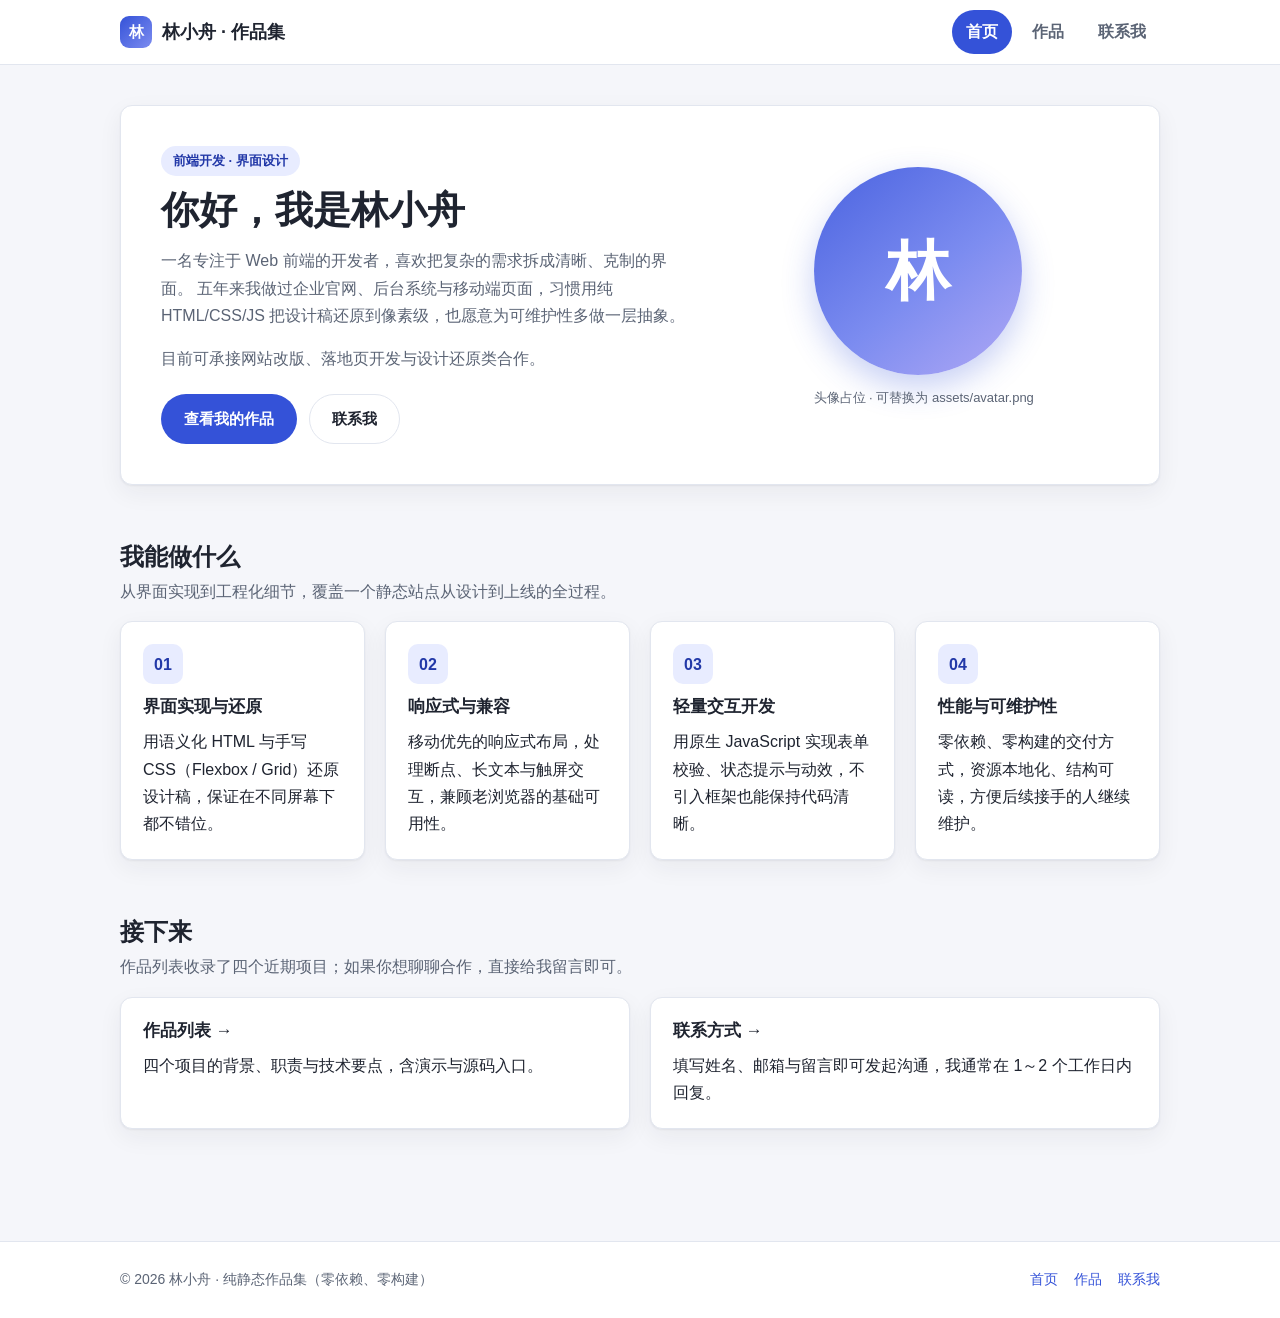
<file: portfolio-site-pages-70693ed094d5/portfolio-site-pages-70693ed094d5/index.html>
<!DOCTYPE html>
<html lang="zh-CN">
<head>
  <meta charset="UTF-8">
  <meta name="viewport" content="width=device-width, initial-scale=1">
  <title>林小舟 · 个人作品集 | 首页</title>
  <meta name="description" content="林小舟的个人作品集：前端开发与界面设计，包含个人简介、技能方向和作品入口。">
  <link rel="stylesheet" href="css/style.css">
  <script src="js/main.js" defer></script>
</head>
<body data-page="home">
  <a class="skip-link" href="#main">跳到主要内容</a>

  <header class="site-header">
    <div class="container site-header__inner">
      <a class="brand" href="index.html">
        <span class="brand__mark" aria-hidden="true">林</span>
        <span>林小舟 · 作品集</span>
      </a>
      <nav class="site-nav" aria-label="主导航">
        <ul>
          <li><a href="index.html" data-nav="home">首页</a></li>
          <li><a href="works.html" data-nav="works">作品</a></li>
          <li><a href="contact.html" data-nav="contact">联系我</a></li>
        </ul>
      </nav>
    </div>
  </header>

  <main id="main">
    <div class="container">

      <!-- 主视觉 / 头像 -->
      <section class="hero" aria-labelledby="hero-title">
        <div class="hero__content">
          <span class="hero__eyebrow">前端开发 · 界面设计</span>
          <h1 class="hero__title" id="hero-title">你好，我是林小舟</h1>
          <p class="hero__text">
            一名专注于 Web 前端的开发者，喜欢把复杂的需求拆成清晰、克制的界面。
            五年来我做过企业官网、后台系统与移动端页面，习惯用纯 HTML/CSS/JS
            把设计稿还原到像素级，也愿意为可维护性多做一层抽象。
          </p>
          <p class="hero__text">
            目前可承接网站改版、落地页开发与设计还原类合作。
          </p>
          <div class="hero__actions">
            <a class="btn" href="works.html">查看我的作品</a>
            <a class="btn btn--ghost" href="contact.html">联系我</a>
          </div>
        </div>
        <div class="hero__aside">
          <div>
            <div class="avatar" role="img" aria-label="头像占位图：渐变圆形，可替换为 assets/ 下的真实头像">
              <span aria-hidden="true">林</span>
            </div>
            <p class="avatar__hint">头像占位 · 可替换为 assets/avatar.png</p>
          </div>
        </div>
      </section>

      <!-- 技能 / 服务简介 -->
      <section class="section" aria-labelledby="skills-title">
        <h2 class="section__title" id="skills-title">我能做什么</h2>
        <p class="section__lead">从界面实现到工程化细节，覆盖一个静态站点从设计到上线的全过程。</p>

        <div class="cards">
          <article class="card">
            <div class="card__icon" aria-hidden="true">01</div>
            <h3>界面实现与还原</h3>
            <p>用语义化 HTML 与手写 CSS（Flexbox / Grid）还原设计稿，保证在不同屏幕下都不错位。</p>
          </article>
          <article class="card">
            <div class="card__icon" aria-hidden="true">02</div>
            <h3>响应式与兼容</h3>
            <p>移动优先的响应式布局，处理断点、长文本与触屏交互，兼顾老浏览器的基础可用性。</p>
          </article>
          <article class="card">
            <div class="card__icon" aria-hidden="true">03</div>
            <h3>轻量交互开发</h3>
            <p>用原生 JavaScript 实现表单校验、状态提示与动效，不引入框架也能保持代码清晰。</p>
          </article>
          <article class="card">
            <div class="card__icon" aria-hidden="true">04</div>
            <h3>性能与可维护性</h3>
            <p>零依赖、零构建的交付方式，资源本地化、结构可读，方便后续接手的人继续维护。</p>
          </article>
        </div>
      </section>

      <!-- 作品与联系入口 -->
      <section class="section" aria-labelledby="entry-title">
        <h2 class="section__title" id="entry-title">接下来</h2>
        <p class="section__lead">作品列表收录了四个近期项目；如果你想聊聊合作，直接给我留言即可。</p>

        <div class="cards">
          <a class="card card--link" href="works.html">
            <h3>作品列表 →</h3>
            <p>四个项目的背景、职责与技术要点，含演示与源码入口。</p>
          </a>
          <a class="card card--link" href="contact.html">
            <h3>联系方式 →</h3>
            <p>填写姓名、邮箱与留言即可发起沟通，我通常在 1～2 个工作日内回复。</p>
          </a>
        </div>
      </section>

    </div>
  </main>

  <footer class="site-footer">
    <div class="container site-footer__inner">
      <p>© <span data-year>2026</span> 林小舟 · 纯静态作品集（零依赖、零构建）</p>
      <ul class="site-footer__links">
        <li><a href="index.html">首页</a></li>
        <li><a href="works.html">作品</a></li>
        <li><a href="contact.html">联系我</a></li>
      </ul>
    </div>
  </footer>
</body>
</html>
</file>
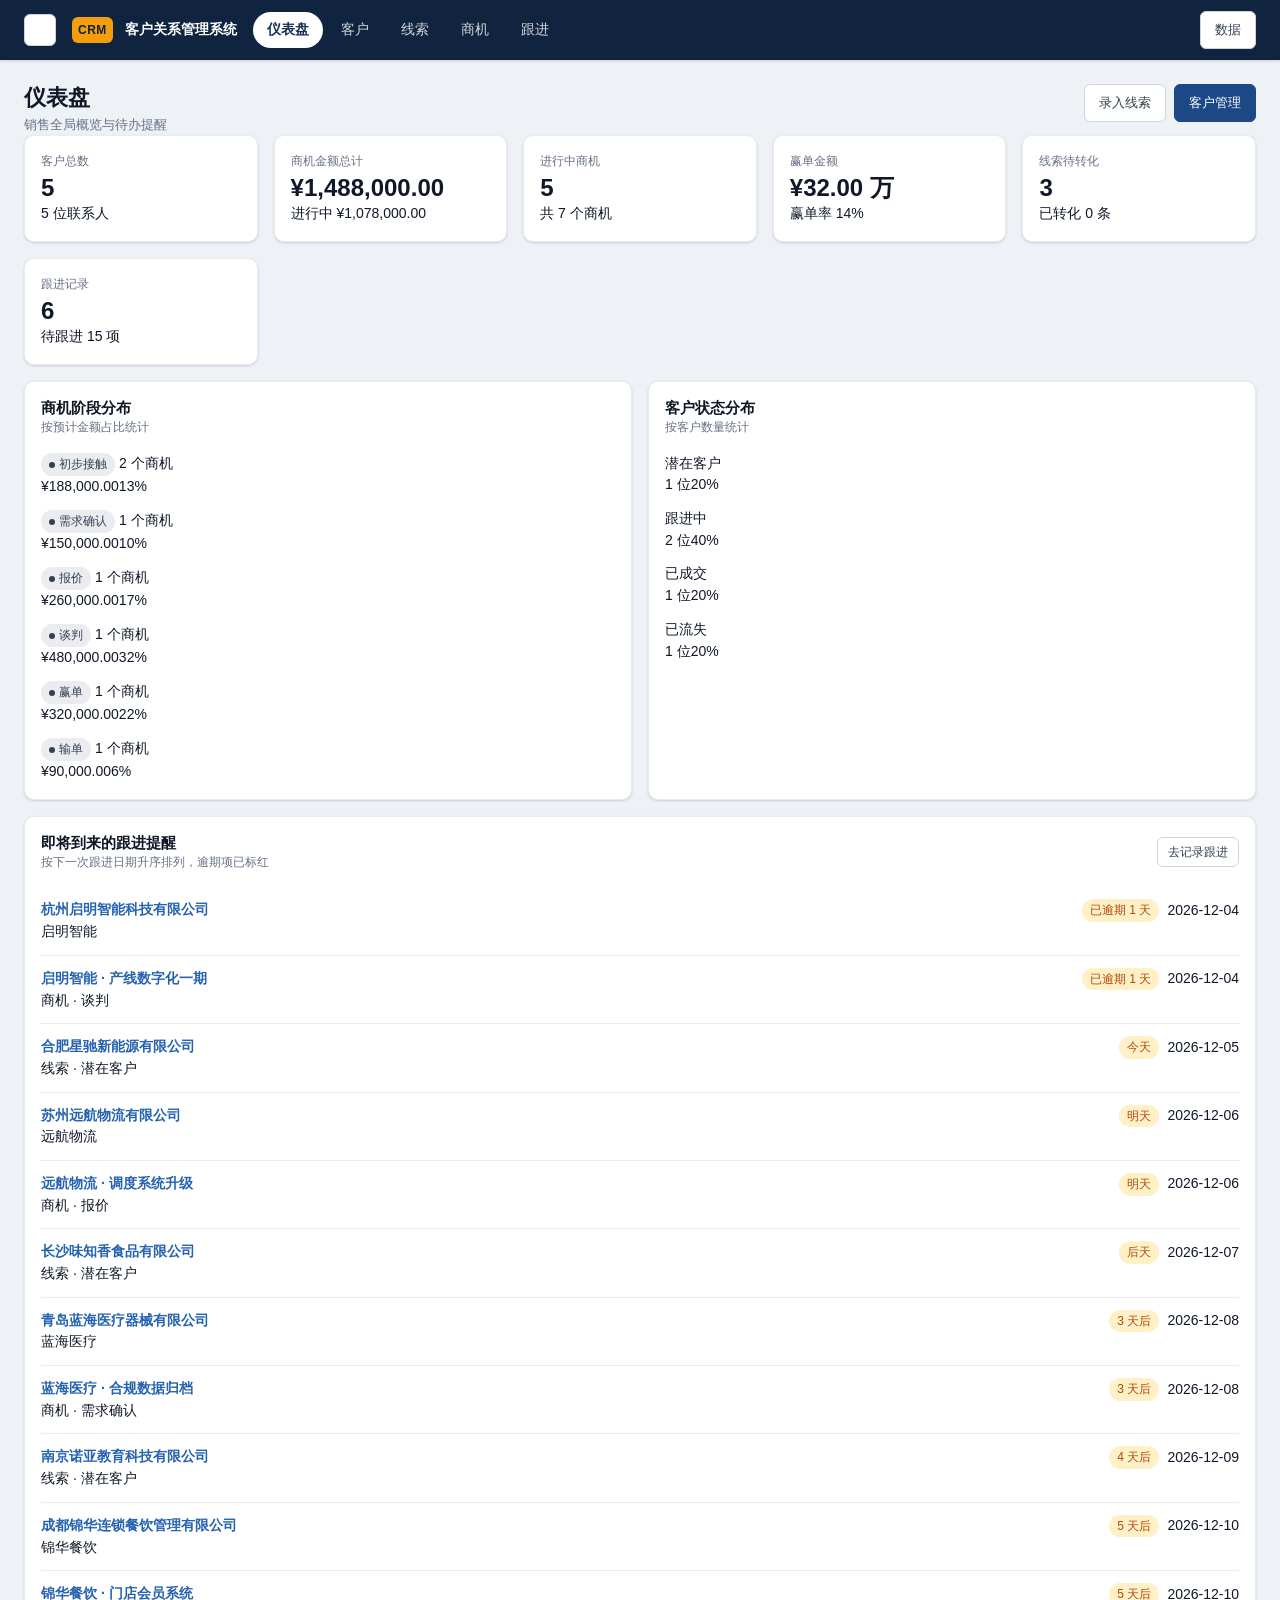
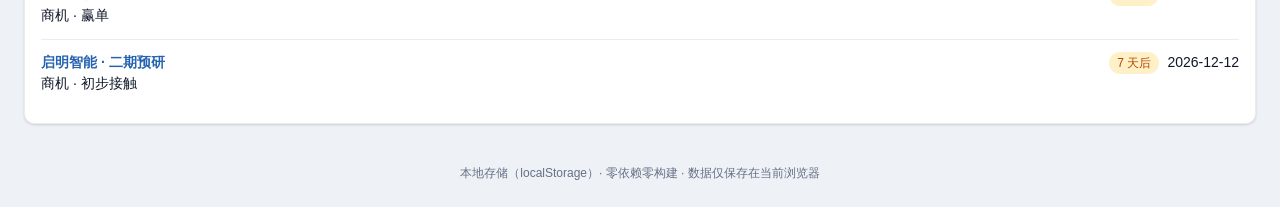
<file: preview/apps/crm/index.html>
<!DOCTYPE html>
<html lang="zh-CN">
<head>
  <meta charset="UTF-8" />
  <meta name="viewport" content="width=device-width, initial-scale=1.0" />
  <meta name="color-scheme" content="light" />
  <title>CRM 客户关系管理系统</title>
  <link rel="icon" href="data:image/svg+xml,<svg xmlns='http://www.w3.org/2000/svg' viewBox='0 0 32 32'><text y='26' font-size='26'>&#128188;</text></svg>" />
  <link rel="stylesheet" href="css/base.css" />
  <link rel="stylesheet" href="css/layout.css" />
  <link rel="stylesheet" href="css/components.css" />
</head>
<body>
  <!-- 应用外壳：结构静态，内容由视图层按 hash 路由渲染 -->
  <div class="app-shell">
    <header class="app-header">
      <div class="app-header__bar">
        <button class="icon-btn nav-toggle" id="nav-toggle" type="button" aria-label="展开导航" aria-expanded="false">
          <span class="nav-toggle__bars" aria-hidden="true"></span>
        </button>
        <a class="brand" href="#/dashboard">
          <span class="brand__mark" aria-hidden="true">CRM</span>
          <span class="brand__text">客户关系管理系统</span>
        </a>
        <nav class="app-nav" id="app-nav" aria-label="主导航">
          <a class="app-nav__link" data-nav="dashboard" href="#/dashboard">仪表盘</a>
          <a class="app-nav__link" data-nav="customers" href="#/customers">客户</a>
          <a class="app-nav__link" data-nav="leads" href="#/leads">线索</a>
          <a class="app-nav__link" data-nav="deals" href="#/deals">商机</a>
          <a class="app-nav__link" data-nav="activities" href="#/activities">跟进</a>
        </nav>
        <div class="app-header__actions">
          <button class="btn btn--ghost btn--icon" type="button" id="btn-data" aria-haspopup="true" aria-expanded="false">数据</button>
        </div>
      </div>
    </header>

    <main class="app-main" id="app-main" tabindex="-1">
      <!-- 视图挂载点 -->
      <div class="view-host" id="view-host" aria-live="polite"></div>
    </main>

    <footer class="app-footer">
      <span>本地存储（localStorage）· 零依赖零构建 · 数据仅保存在当前浏览器</span>
    </footer>
  </div>

  <!-- 全局挂载点：模态框、轻提示、数据面板 -->
  <div class="layer-root" id="layer-root">
    <div class="modal" id="modal" hidden>
      <div class="modal__backdrop" data-action="modal-close"></div>
      <div class="modal__panel" role="dialog" aria-modal="true" aria-labelledby="modal-title">
        <header class="modal__head">
          <h2 class="modal__title" id="modal-title"></h2>
          <button class="icon-btn" type="button" data-action="modal-close" aria-label="关闭">&times;</button>
        </header>
        <div class="modal__body" id="modal-body"></div>
        <footer class="modal__foot" id="modal-foot"></footer>
      </div>
    </div>

    <aside class="data-panel" id="data-panel" hidden aria-label="数据管理">
      <div class="data-panel__head">
        <h2 class="data-panel__title">数据管理</h2>
        <button class="icon-btn" type="button" id="data-panel-close" aria-label="关闭">&times;</button>
      </div>
      <div class="data-panel__body">
        <p class="data-panel__hint">所有数据保存在浏览器 localStorage。导出为 JSON 文件后可备份或迁移到其他浏览器。</p>
        <div class="data-panel__actions">
          <button class="btn btn--primary" type="button" id="btn-export">导出 JSON</button>
          <label class="btn btn--ghost" for="import-file">导入 JSON</label>
          <input class="visually-hidden" type="file" id="import-file" accept="application/json,.json" />
          <button class="btn btn--danger" type="button" id="btn-clear">清空数据</button>
        </div>
        <input class="visually-hidden" type="file" id="import-deals-file" accept="application/json,.json" />
      </div>
    </aside>
  </div>

  <div class="toast" id="toast" role="status" aria-live="polite" hidden></div>

  <noscript>
    <p class="noscript-warning">本应用需要启用 JavaScript 才能运行。</p>
  </noscript>

  <script type="module" src="js/app.js"></script>
</body>
</html>
</file>
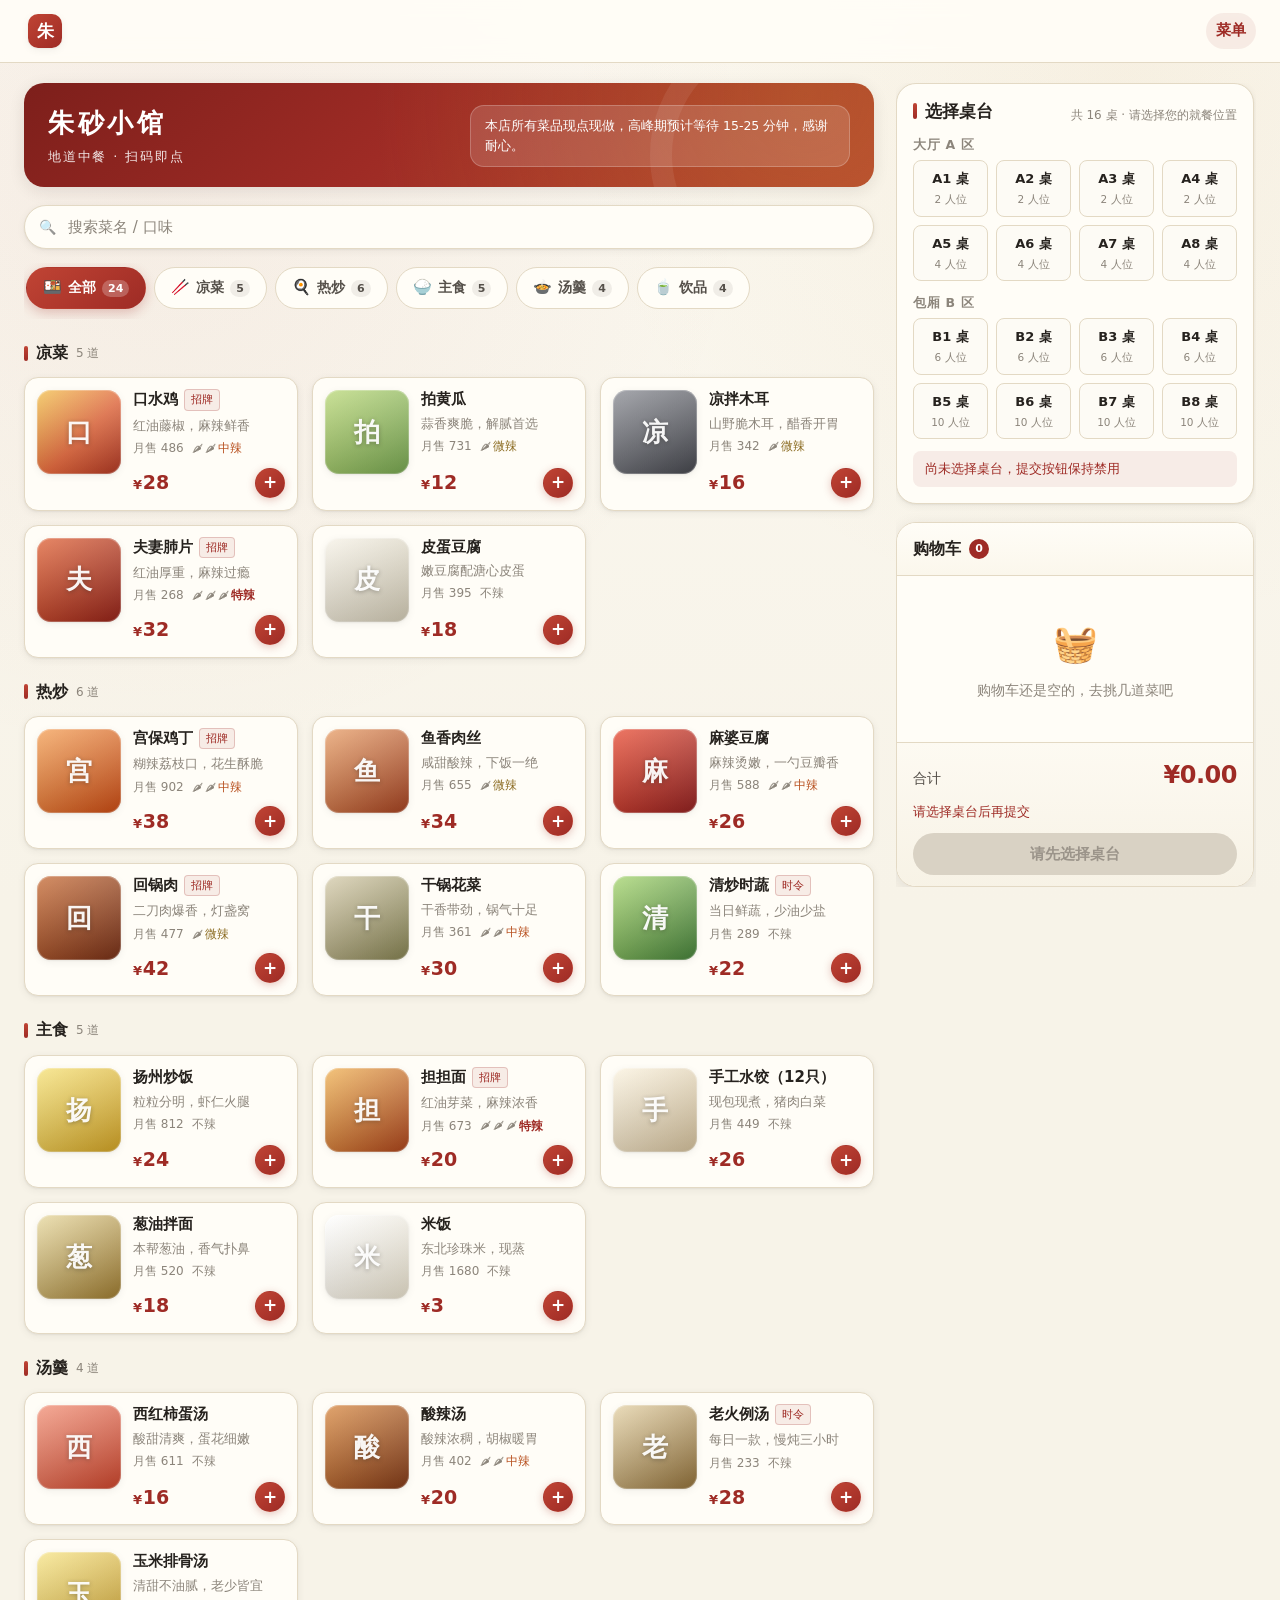
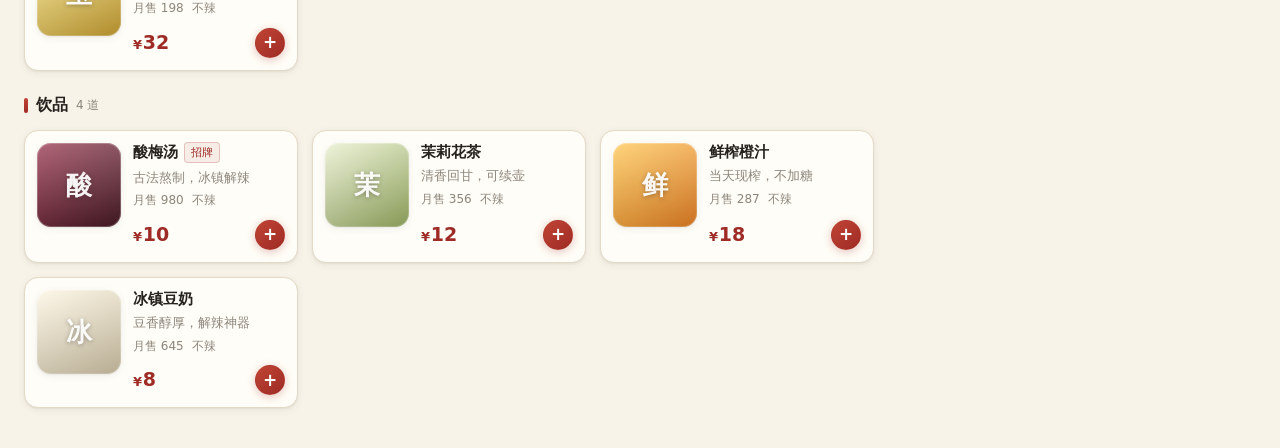
<file: preview/apps/ordering/index.html>
<!DOCTYPE html>
<html lang="zh-CN">
<head>
  <meta charset="UTF-8" />
  <meta name="viewport" content="width=device-width, initial-scale=1, viewport-fit=cover" />
  <meta name="theme-color" content="#9e2b25" />
  <title>朱砂小馆 · 中餐点餐系统</title>
  <meta name="description" content="中式餐厅扫码点餐系统：菜单浏览、购物车、桌台选择与下单确认，零构建纯静态实现。" />
  <link rel="stylesheet" href="css/base.css" />
  <link rel="stylesheet" href="css/menu.css" />
  <link rel="stylesheet" href="css/cart.css" />
  <link rel="stylesheet" href="css/responsive.css" />
</head>
<body>
  <div id="app" v-cloak>
    <div class="boot">正在加载菜单…</div>
  </div>

  <!-- 零构建：本地 Vue3 运行时 + 按模块拆分的脚本 -->
  <script src="vendor/vue.global.prod.js"></script>
  <script src="js/data/menu.js"></script>
  <script src="js/store.js"></script>
  <script src="js/components/common.js"></script>
  <script src="js/components/menu.js"></script>
  <script src="js/components/cart.js"></script>
  <script src="js/components/order.js"></script>
  <script src="js/app.js"></script>
</body>
</html>
</file>
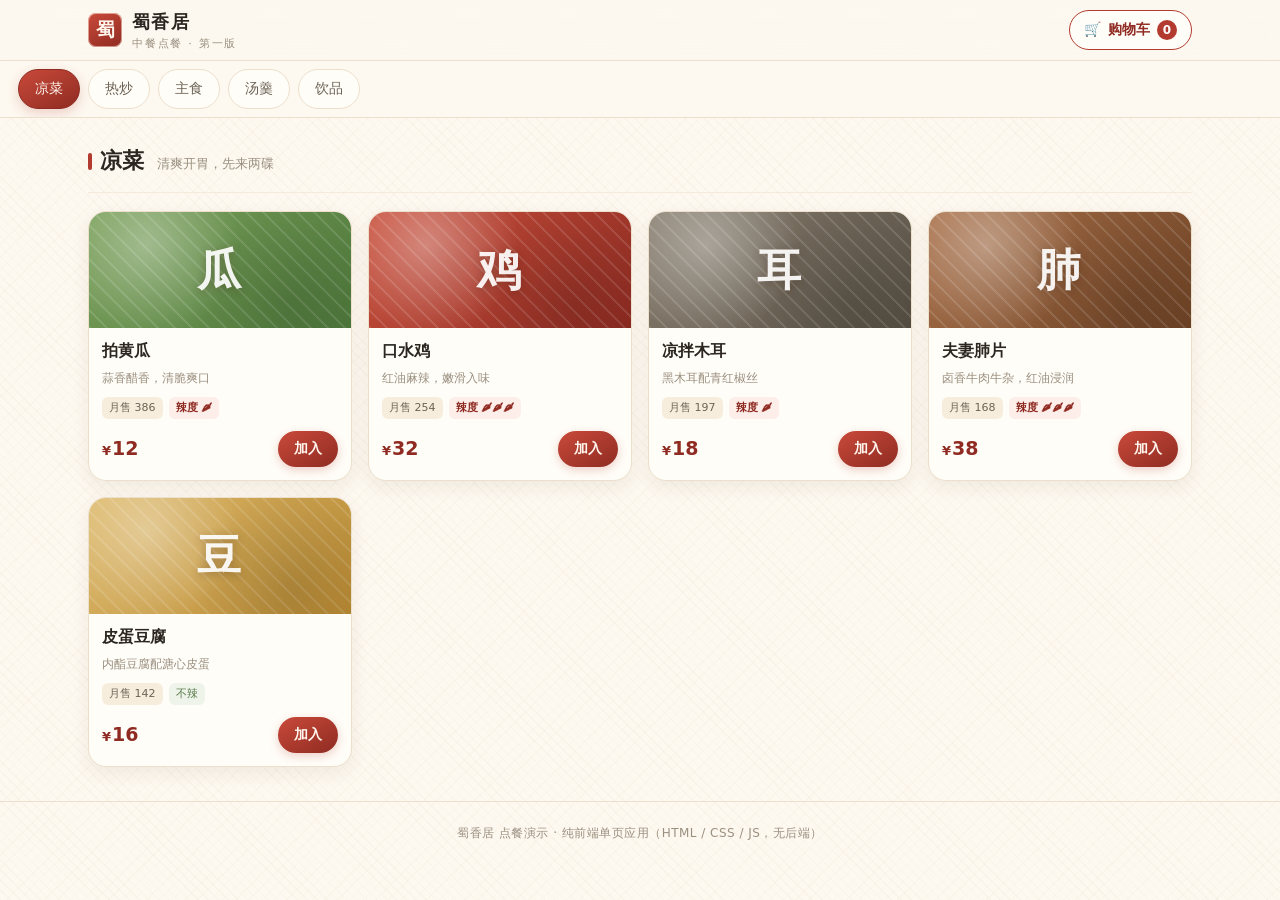
<file: preview/ordering/ordering/index.html>
<!DOCTYPE html>
<html lang="zh-CN">
<head>
<meta charset="UTF-8">
<meta name="viewport" content="width=device-width, initial-scale=1, viewport-fit=cover">
<meta name="description" content="蜀香居 · 中餐点餐单页应用（第一版）">
<title>蜀香居 · 中餐点餐</title>
<link rel="stylesheet" href="style.css">
</head>
<body>

<header class="topbar">
  <div class="wrap topbar-in">
    <div class="brand">
      <span class="seal" aria-hidden="true">蜀</span>
      <span class="brand-text">
        <strong class="brand-name">蜀香居</strong>
        <span class="brand-sub">中餐点餐 · 第一版</span>
      </span>
    </div>
    <button type="button" class="cart-btn" id="cartBtn" aria-label="查看购物车">
      <span aria-hidden="true">🛒</span>
      <span class="cart-btn-label">购物车</span>
      <span class="cart-count" id="cartCount">0</span>
    </button>
  </div>
</header>

<nav class="tabs" id="tabs" aria-label="菜品分类"></nav>

<main class="wrap">

  <!-- ============ 菜单 ============ -->
  <section id="viewMenu" class="view">
    <div class="menu-head">
      <h2 id="catTitle">凉菜</h2>
      <p class="menu-hint" id="catHint"></p>
    </div>

    <!-- 空态：当前分类无可点菜品（正常情况下不会出现） -->
    <p class="empty" id="menuEmpty" hidden>该分类暂时没有菜品，看看其他分类吧。</p>

    <!-- 兜底：菜单由 app.js 动态渲染 -->
    <div class="grid" id="dishGrid"></div>
  </section>

  <!-- ============ 确认订单 ============ -->
  <section id="viewCheckout" class="view" hidden>
    <button type="button" class="back-btn" data-act="back">← 返回点餐</button>

    <div class="panel">
      <h2 class="panel-title">确认订单</h2>
      <p class="panel-summary" id="checkoutSummary"></p>

      <div class="field">
        <span class="field-label" id="tableLabel">选择桌台</span>
        <div class="table-grid" id="tableGrid" role="radiogroup" aria-labelledby="tableLabel"></div>
      </div>

      <button type="button" class="primary-btn" id="submitBtn" data-act="submit">
        提交订单
      </button>
      <p class="pay-note">第一版为演示环境，提交后不产生真实订单与费用。</p>
    </div>
  </section>

  <!-- ============ 订单确认（下单成功） ============ -->
  <section id="viewConfirm" class="view" hidden>
    <div class="panel confirm-panel">
      <div class="stamp" aria-hidden="true">已下单</div>
      <h2 class="panel-title">下单成功</h2>

      <dl class="confirm-meta">
        <div>
          <dt>订单号</dt>
          <dd class="order-no" id="orderNo">—</dd>
        </div>
        <div>
          <dt>桌台</dt>
          <dd id="confirmTable">—</dd>
        </div>
        <div>
          <dt>预计出餐</dt>
          <dd class="eta">约 15 分钟</dd>
        </div>
        <div>
          <dt>下单时间</dt>
          <dd id="orderTime">—</dd>
        </div>
      </dl>

      <h3 class="sub-title">订单明细</h3>
      <ul class="order-list" id="orderList"></ul>

      <div class="confirm-total">
        <span>合计</span>
        <span class="total-amount" id="orderTotal">¥0</span>
      </div>

      <p class="confirm-tip">已通知后厨，请稍候。菜品将按顺序陆续上桌。</p>

      <button type="button" class="primary-btn" data-act="neworder">
        再来一单
      </button>
    </div>
  </section>

</main>

<footer class="foot">
  <div class="wrap">
    <p>蜀香居 点餐演示 · 纯前端单页应用（HTML / CSS / JS，无后端）</p>
  </div>
</footer>

<!-- ============ 购物车 ============ -->
<div class="drawer-overlay" id="overlay" hidden></div>

<aside class="cart-drawer" id="cartDrawer" aria-labelledby="cartTitle" aria-hidden="true" hidden>
  <div class="drawer-head">
    <h2 class="panel-title" id="cartTitle">购物车</h2>
    <button type="button" class="icon-btn" id="closeCart" data-act="closeCart" aria-label="关闭购物车">✕</button>
  </div>

  <div class="drawer-body">
    <p class="empty" id="cartEmpty">购物车还是空的，先去点几道菜吧。</p>
    <ul class="cart-list" id="cartList"></ul>
  </div>

  <div class="drawer-foot">
    <div class="sum-row total-row">
      <span>合计</span>
      <span class="total-amount" id="cartTotal">¥0</span>
    </div>
    <button type="button" class="primary-btn" id="goCheckout" data-act="checkout">
      去下单
    </button>
  </div>
</aside>

<script src="app.js"></script>
</body>
</html>
</file>
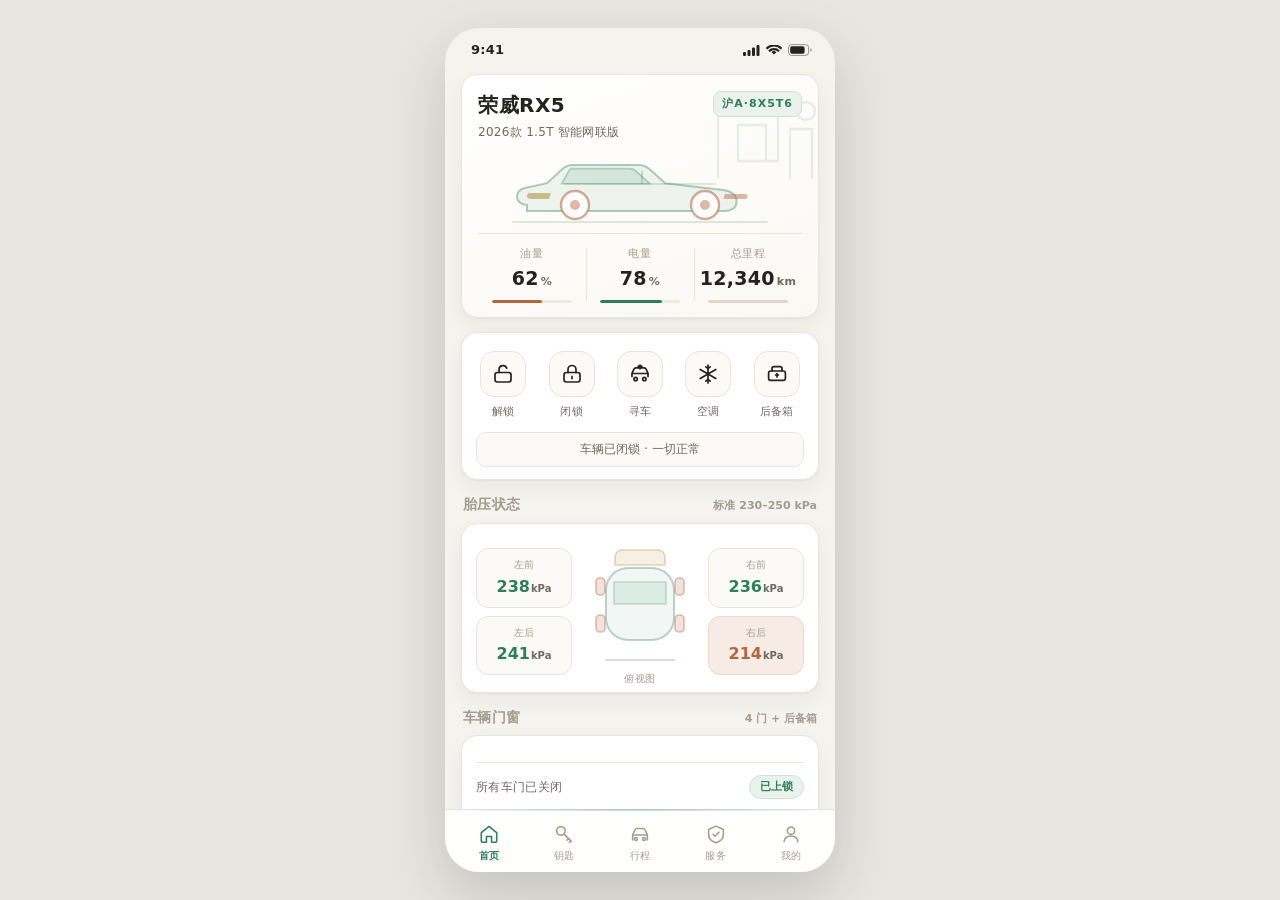
<file: preview/roewe/roewe/index.html>
<!doctype html>
<html lang="zh-CN">
<head>
<meta charset="utf-8">
<meta name="viewport" content="width=device-width,initial-scale=1,viewport-fit=cover">
<title>荣威RX5 · 控车</title>
<style>
:root{
  --bg:#f5f3ee;
  --surface:#ffffff;
  --surface-2:#fbfaf6;
  --ink:#23231f;
  --ink-2:#6d6a61;
  --ink-3:#a09c90;
  --line:#e9e5db;
  --green:#2e7d5b;
  --green-soft:#e9f2ed;
  --clay:#b4643f;
  --clay-soft:#f7ece5;
  --gold:#a8842f;
  --gold-soft:#f6f0e0;
  --radius:16px;
  --radius-sm:12px;
  --shadow:0 1px 2px rgba(35,35,31,.04),0 8px 20px rgba(35,35,31,.05);
}
*{box-sizing:border-box;-webkit-tap-highlight-color:transparent}
html,body{height:100%;margin:0}
body{
  font-family:-apple-system,BlinkMacSystemFont,"PingFang SC","Hiragino Sans GB","Microsoft YaHei",system-ui,sans-serif;
  background:#e8e6e0;
  color:var(--ink);
  display:flex;justify-content:center;align-items:center;
  min-height:100%;
  font-size:14px;
  line-height:1.45;
}
button{font:inherit;color:inherit;border:0;background:none;padding:0;cursor:pointer}

/* ---------- phone frame (centers the fixed 390x844 stage) ---------- */
.phone{
  position:relative;
  width:390px;height:844px;
  background:var(--bg);
  overflow:hidden;
  display:flex;flex-direction:column;
}
@media (min-width:480px) and (min-height:900px){
  .phone{border-radius:34px;box-shadow:0 24px 60px rgba(35,35,31,.18)}
}

/* ---------- status bar ---------- */
.statusbar{
  flex:0 0 auto;
  height:44px;padding:0 22px 0 26px;
  display:flex;align-items:center;justify-content:space-between;
  font-size:13px;font-weight:600;letter-spacing:.2px;color:var(--ink);
}
.statusbar .icons{display:flex;align-items:center;gap:6px}
.statusbar svg{display:block}

/* ---------- scroll body ---------- */
.screen{
  flex:1 1 auto;min-height:0;
  overflow-y:auto;overflow-x:hidden;
  padding:2px 16px 20px;
  scrollbar-width:none;
}
.screen::-webkit-scrollbar{display:none}

/* ---------- shared card ---------- */
.card{
  background:var(--surface);
  border:1px solid var(--line);
  border-radius:var(--radius);
  box-shadow:var(--shadow);
}

/* ---------- 顶部车辆卡片 ---------- */
.vehicle{
  position:relative;overflow:hidden;
  padding:16px 16px 14px;
  background:linear-gradient(160deg,#ffffff 0%,#faf8f3 100%);
  margin-bottom:14px;
}
/* 国潮回纹 (meander) watermark */
.vehicle::after{
  content:"";position:absolute;right:-6px;top:14px;width:118px;height:98px;
  opacity:.5;pointer-events:none;
  background-repeat:no-repeat;background-size:118px 98px;
  background-image:url("data:image/svg+xml;utf8,<svg xmlns='http://www.w3.org/2000/svg' width='118' height='98' viewBox='0 0 118 98'><g fill='none' stroke='%232e7d5b' stroke-width='2.4' stroke-linecap='square' opacity='.22'><path d='M12 88V12h60v60H32V36h28v36'/><path d='M84 88V40h22v48'/><circle cx='100' cy='22' r='9'/></g></svg>");
}
.vehicle-head{position:relative;z-index:1;display:flex;align-items:flex-start;justify-content:space-between;gap:10px}
.vehicle-model{font-size:20px;font-weight:700;letter-spacing:.5px;margin:0}
.vehicle-sub{margin:4px 0 0;font-size:12px;color:var(--ink-2);letter-spacing:.3px}
.vehicle-plate{
  flex:0 0 auto;font-size:11px;font-weight:600;letter-spacing:1px;
  color:var(--green);background:var(--green-soft);
  border:1px solid #cfe3d8;border-radius:8px;padding:4px 8px;
}
.vehicle-art{
  position:relative;z-index:1;
  margin:12px 0 6px;height:74px;
  display:flex;align-items:center;justify-content:center;
}
.vehicle-art svg{width:262px;height:auto;display:block}
.metrics{
  position:relative;z-index:1;
  display:grid;grid-template-columns:repeat(3,1fr);
  border-top:1px solid var(--line);margin-top:6px;padding-top:12px;
}
.metric{text-align:center;position:relative}
.metric+.metric::before{
  content:"";position:absolute;left:0;top:2px;bottom:2px;width:1px;background:var(--line);
}
.metric .k{font-size:11px;color:var(--ink-3);letter-spacing:.6px}
.metric .v{font-size:19px;font-weight:700;margin-top:3px;letter-spacing:.3px;font-variant-numeric:tabular-nums}
.metric .v small{font-size:11px;font-weight:600;color:var(--ink-2);margin-left:2px}
.metric .bar{height:3px;border-radius:2px;background:#eceadf;margin:7px 14px 0;overflow:hidden}
.metric .bar i{display:block;height:100%;border-radius:2px}
.metric.fuel .bar i{background:var(--clay)}
.metric.elec .bar i{background:var(--green)}

/* ---------- 快捷按钮区 ---------- */
.quick{
  position:relative;overflow:hidden;
  padding:14px 8px 12px;margin-bottom:14px;
}
.quick-grid{display:grid;grid-template-columns:repeat(5,1fr);gap:2px}
.qbtn{
  display:flex;flex-direction:column;align-items:center;gap:7px;
  padding:4px 0;border-radius:var(--radius-sm);
  transition:background .18s ease,transform .18s ease;
}
.qbtn:active{transform:scale(.94)}
.qbtn .ico{
  width:46px;height:46px;border-radius:14px;
  display:flex;align-items:center;justify-content:center;
  background:var(--surface-2);border:1px solid var(--line);
  color:var(--ink);transition:all .18s ease;
}
.qbtn .ico svg{width:24px;height:24px;display:block}
.qbtn .label{font-size:11px;color:var(--ink-2);letter-spacing:.2px;white-space:nowrap}
.qbtn.on .ico{background:var(--green);border-color:var(--green);color:#fff;box-shadow:0 6px 14px rgba(46,125,91,.22)}
.qbtn.on .label{color:var(--green);font-weight:600}
.qbtn.warn.on .ico{background:var(--gold);border-color:var(--gold);box-shadow:0 6px 14px rgba(168,132,47,.22)}
.qbtn.warn.on .label{color:var(--gold)}
.toast{
  margin:8px 6px 0;padding:8px 12px;border-radius:10px;
  background:var(--surface-2);border:1px solid var(--line);
  font-size:12px;color:var(--ink-2);text-align:center;
  transition:color .2s ease,border-color .2s ease;
}
.toast.hot{color:var(--green);border-color:#cfe3d8;background:var(--green-soft)}

/* ---------- 状态卡片 ---------- */
.section-title{
  display:flex;align-items:baseline;justify-content:space-between;
  margin:0 2px 8px;
}
.section-title h2{font-size:14px;font-weight:700;margin:0;letter-spacing:.4px}
.section-title span{font-size:11px;color:var(--ink-3)}
.status-card{padding:14px 14px 6px;margin-bottom:14px}
.tires{display:flex;gap:10px;align-items:center;justify-content:space-between}
.tire-col{display:flex;flex-direction:column;gap:8px}
.tire{
  width:96px;padding:9px 8px;border-radius:var(--radius-sm);
  background:var(--surface-2);border:1px solid var(--line);text-align:center;
}
.tire .pos{font-size:10px;color:var(--ink-3);letter-spacing:.4px}
.tire .val{font-size:16px;font-weight:700;margin-top:2px;font-variant-numeric:tabular-nums}
.tire .val small{font-size:10px;font-weight:600;color:var(--ink-2);margin-left:1px}
.tire.ok .val{color:var(--green)}
.tire.low .val{color:var(--clay)}
.tire.low{background:var(--clay-soft);border-color:#eed9cc}
.car-top{
  flex:0 0 auto;width:96px;text-align:center;color:var(--ink-3);
}
.car-top svg{width:100%;height:auto;display:block}
.car-top .cap{font-size:10px;letter-spacing:.4px;margin-top:2px}

.doors{
  border-top:1px solid var(--line);margin-top:12px;padding:12px 0 8px;
}
.doors-head{display:flex;align-items:center;justify-content:space-between;margin-bottom:10px}
.doors-head .t{font-size:12px;color:var(--ink-2);letter-spacing:.3px}
.pill{
  font-size:11px;font-weight:600;padding:3px 10px;border-radius:999px;
  background:var(--green-soft);color:var(--green);border:1px solid #cfe3d8;
}
.pill.warn{background:var(--clay-soft);color:var(--clay);border-color:#eed9cc}
.door-grid{display:grid;grid-template-columns:repeat(5,1fr);gap:6px}
.door{
  padding:8px 2px 7px;border-radius:10px;text-align:center;
  background:var(--surface-2);border:1px solid var(--line);
}
.door svg{width:20px;height:20px;display:block;margin:0 auto 5px;color:var(--ink-2)}
.door .n{font-size:10px;color:var(--ink-2);letter-spacing:.2px;white-space:nowrap}
.door .s{font-size:10px;font-weight:700;margin-top:2px;color:var(--green)}
.door.closed .s{color:var(--green)}
.door.open{background:var(--gold-soft);border-color:#ecdfba}
.door.open svg{color:var(--gold)}
.door.open .s{color:var(--gold)}

/* ---------- 底部 tab ---------- */
.tabbar{
  flex:0 0 auto;position:relative;
  background:rgba(255,255,255,.94);
  backdrop-filter:saturate(160%) blur(8px);
  border-top:1px solid var(--line);
  padding:8px 6px calc(6px + env(safe-area-inset-bottom,0px));
  display:grid;grid-template-columns:repeat(5,1fr);
}
.tabbar::before{
  content:"";position:absolute;left:0;right:0;top:-1px;height:2px;
  background:linear-gradient(90deg,transparent 0%,rgba(46,125,91,.28) 50%,transparent 100%);
}
.tab{
  display:flex;flex-direction:column;align-items:center;gap:4px;
  padding:5px 0 3px;border-radius:10px;color:var(--ink-3);
  transition:color .18s ease;
}
.tab svg{width:22px;height:22px;display:block}
.tab .n{font-size:10px;letter-spacing:.2px}
.tab.active{color:var(--green)}
.tab.active .n{font-weight:700}

/* ---------- placeholder sheet ---------- */
.sheet{
  position:absolute;inset:0;z-index:20;
  background:rgba(35,35,31,.28);
  display:flex;align-items:flex-end;
  opacity:0;pointer-events:none;transition:opacity .22s ease;
}
.sheet.show{opacity:1;pointer-events:auto}
.sheet-panel{
  width:100%;background:var(--bg);
  border-radius:20px 20px 0 0;
  padding:18px 18px calc(18px + env(safe-area-inset-bottom,0px));
  transform:translateY(18px);transition:transform .24s ease;
  max-height:74%;overflow-y:auto;
}
.sheet.show .sheet-panel{transform:none}
.sheet-panel h3{margin:0 0 4px;font-size:16px;letter-spacing:.4px}
.sheet-panel p{margin:0;font-size:12px;color:var(--ink-2)}
.sheet-panel .ph{
  margin-top:14px;padding:22px 16px;border-radius:var(--radius);
  background:var(--surface);border:1px dashed #ddd8cb;text-align:center;
}
.sheet-panel .ph .big{font-size:13px;font-weight:600;color:var(--ink-2)}
.sheet-panel .ph .sm{font-size:11px;color:var(--ink-3);margin-top:6px;letter-spacing:.3px}
.sheet-close{
  margin-top:14px;width:100%;padding:12px;border-radius:12px;
  background:var(--surface);border:1px solid var(--line);
  font-size:13px;font-weight:600;color:var(--ink-2);
}

@media (prefers-reduced-motion:reduce){
  *{transition:none!important}
}
</style>
</head>
<body>

<!-- ============ 首页 ============ -->
<main class="phone" id="phone">

  <!-- 状态栏 -->
  <div class="statusbar">
    <span>9:41</span>
    <span class="icons">
      <svg width="17" height="11" viewBox="0 0 17 11" fill="currentColor" aria-hidden="true"><rect x="0" y="7" width="3" height="4" rx="1"/><rect x="4.5" y="5" width="3" height="6" rx="1"/><rect x="9" y="2.5" width="3" height="8.5" rx="1"/><rect x="13.5" y="0" width="3" height="11" rx="1"/></svg>
      <svg width="16" height="11" viewBox="0 0 16 11" fill="currentColor" aria-hidden="true"><path d="M8 9.6 5.6 7.2a3.4 3.4 0 0 1 4.8 0L8 9.6Zm0-4.4a6 6 0 0 0-4.3 1.8L2.2 5.5a8.2 8.2 0 0 1 11.6 0l-1.5 1.5A6 6 0 0 0 8 5.2Zm0-3.6a9.5 9.5 0 0 0-6.8 2.8L-.3 2.9a11.7 11.7 0 0 1 16.6 0l-1.5 1.5A9.5 9.5 0 0 0 8 1.6Z"/></svg>
      <svg width="25" height="12" viewBox="0 0 25 12" fill="none" aria-hidden="true"><rect x=".6" y=".6" width="20" height="10.8" rx="3" stroke="currentColor" stroke-opacity=".45"/><rect x="2.2" y="2.2" width="14.4" height="7.6" rx="1.8" fill="currentColor"/><path d="M22.4 4.2v3.6c.9-.3 1.4-.9 1.4-1.8s-.5-1.5-1.4-1.8Z" fill="currentColor" fill-opacity=".45"/></svg>
    </span>
  </div>

  <div class="screen">

    <!-- ---------- 顶部车辆卡片 ---------- -->
    <section class="card vehicle" aria-label="车辆信息">
      <div class="vehicle-head">
        <div>
          <h1 class="vehicle-model">荣威RX5</h1>
          <p class="vehicle-sub">2026款 1.5T 智能网联版</p>
        </div>
        <span class="vehicle-plate">沪A·8X5T6</span>
      </div>

      <div class="vehicle-art" aria-hidden="true">
        <svg viewBox="0 0 262 74" fill="none">
          <!-- 车身剪影 -->
          <path d="M18 52c-6 0-10-3.6-10-8.4 0-4.4 2.6-7.4 8-8.6l22-4.8 16-14.6c2.6-2.4 5.8-3.6 9.4-3.6h66c4.6 0 8.6 1.6 12.2 5l14.6 13.2 56 6.6c9.6 1.1 15.4 4.8 15.4 11.4 0 3.4-1.2 6-3.6 7.6-2 1.4-4.6 2.2-7.6 2.2H18Z" fill="#2e7d5b" fill-opacity=".07" stroke="#2e7d5b" stroke-opacity=".38" stroke-width="2"/>
          <path d="M62 15.6h58.4c2.8 0 5.2 1 7.2 3l13.4 12.2H52.6L60 17.6c.6-.8 1.2-1.4 2-2Z" fill="#2e7d5b" fill-opacity=".12" stroke="#2e7d5b" stroke-opacity=".3" stroke-width="1.6"/>
          <path d="M133 17.5v13.3" stroke="#2e7d5b" stroke-opacity=".3" stroke-width="1.6"/>
          <path d="M55 31h152" stroke="#2e7d5b" stroke-opacity=".22" stroke-width="1.6"/>
          <!-- 车轮 -->
          <circle cx="66" cy="52" r="14" fill="#fff" stroke="#b4643f" stroke-opacity=".55" stroke-width="2.4"/>
          <circle cx="66" cy="52" r="5" fill="#b4643f" fill-opacity=".45"/>
          <circle cx="196" cy="52" r="14" fill="#fff" stroke="#b4643f" stroke-opacity=".55" stroke-width="2.4"/>
          <circle cx="196" cy="52" r="5" fill="#b4643f" fill-opacity=".45"/>
          <!-- 灯 -->
          <path d="M20 40h22l-2 6H22c-2.6 0-4-1.2-4-3 0-1.4.7-2.4 2-3Z" fill="#a8842f" fill-opacity=".5"/>
          <path d="M216 41h20c1.8 0 2.6.8 2.6 2.4s-1 2.6-2.8 2.6h-21.4l1.6-5Z" fill="#b4643f" fill-opacity=".45"/>
          <!-- 地平线 -->
          <path d="M4 69h254" stroke="#2e7d5b" stroke-opacity=".16" stroke-width="2" stroke-linecap="round"/>
        </svg>
      </div>

      <div class="metrics">
        <div class="metric fuel">
          <div class="k">油量</div>
          <div class="v">62<small>%</small></div>
          <div class="bar"><i style="width:62%"></i></div>
        </div>
        <div class="metric elec">
          <div class="k">电量</div>
          <div class="v">78<small>%</small></div>
          <div class="bar"><i style="width:78%"></i></div>
        </div>
        <div class="metric">
          <div class="k">总里程</div>
          <div class="v">12,340<small>km</small></div>
          <div class="bar"><i style="width:100%;background:#dcd8cc"></i></div>
        </div>
      </div>
    </section>

    <!-- ---------- 快捷按钮区 ---------- -->
    <section class="card quick" aria-label="快捷控制">
      <div class="quick-grid">
        <button class="qbtn" data-action="unlock" data-label="解锁" data-state-on="已解锁" data-state-off="已闭锁" aria-pressed="false">
          <span class="ico" aria-hidden="true">
            <svg viewBox="0 0 24 24" fill="none" stroke="currentColor" stroke-width="1.7" stroke-linecap="round" stroke-linejoin="round"><rect x="4" y="10.5" width="16" height="9.5" rx="2.4"/><path d="M8 10.5V7.6a4 4 0 0 1 7.7-1.5"/></svg>
          </span>
          <span class="label">解锁</span>
        </button>
        <button class="qbtn" data-action="lock" data-label="闭锁" data-state-on="已闭锁" data-state-off="已解锁" aria-pressed="false">
          <span class="ico" aria-hidden="true">
            <svg viewBox="0 0 24 24" fill="none" stroke="currentColor" stroke-width="1.7" stroke-linecap="round" stroke-linejoin="round"><rect x="4" y="10.5" width="16" height="9.5" rx="2.4"/><path d="M8 10.5V7.5a4 4 0 0 1 8 0v3"/><path d="M12 14.4v2.2"/></svg>
          </span>
          <span class="label">闭锁</span>
        </button>
        <button class="qbtn warn" data-action="find" data-label="寻车" data-state-on="鸣笛闪灯中" data-state-off="已停止" aria-pressed="false">
          <span class="ico" aria-hidden="true">
            <svg viewBox="0 0 24 24" fill="none" stroke="currentColor" stroke-width="1.7" stroke-linecap="round" stroke-linejoin="round"><path d="M4 14.5v-3l1.8-4.2A2.4 2.4 0 0 1 8 5.8h8a2.4 2.4 0 0 1 2.2 1.5L20 11.5v3"/><path d="M4 11.5h16"/><circle cx="7.6" cy="17" r="1.7"/><circle cx="16.4" cy="17" r="1.7"/><path d="M12 3.2v3.6M10.2 4.2h3.6"/></svg>
          </span>
          <span class="label">寻车</span>
        </button>
        <button class="qbtn" data-action="ac" data-label="空调" data-state-on="空调开启" data-state-off="空调关闭" aria-pressed="false">
          <span class="ico" aria-hidden="true">
            <svg viewBox="0 0 24 24" fill="none" stroke="currentColor" stroke-width="1.7" stroke-linecap="round" stroke-linejoin="round"><path d="M12 3v18M4.2 7.5l15.6 9M19.8 7.5 4.2 16.5"/><path d="M12 6.6 9.8 4.8M12 6.6l2.2-1.8M12 17.4l2.2 1.8M12 17.4l-2.2 1.8"/></svg>
          </span>
          <span class="label">空调</span>
        </button>
        <button class="qbtn warn" data-action="trunk" data-label="后备箱" data-state-on="后备箱已开" data-state-off="后备箱已关" aria-pressed="false">
          <span class="ico" aria-hidden="true">
            <svg viewBox="0 0 24 24" fill="none" stroke="currentColor" stroke-width="1.7" stroke-linecap="round" stroke-linejoin="round"><rect x="3.6" y="9" width="16.8" height="9.4" rx="2.2"/><path d="M7 9V6.6A2 2 0 0 1 9 4.6h6a2 2 0 0 1 2 2V9"/><path d="M12 11.6v3.4M10.6 13h2.8"/></svg>
          </span>
          <span class="label">后备箱</span>
        </button>
      </div>
      <p class="toast" id="toast">车辆已闭锁 · 一切正常</p>
    </section>

    <!-- ---------- 胎压状态 ---------- -->
    <h2 class="section-title"><span style="font-size:14px;font-weight:700;letter-spacing:.4px">胎压状态</span><span>标准 230–250 kPa</span></h2>
    <section class="card status-card" aria-label="胎压状态">
      <div class="tires">
        <div class="tire-col">
          <div class="tire ok"><div class="pos">左前</div><div class="val">238<small>kPa</small></div></div>
          <div class="tire ok"><div class="pos">左后</div><div class="val">241<small>kPa</small></div></div>
        </div>
        <div class="car-top" aria-hidden="true">
          <svg viewBox="0 0 96 132" fill="none">
            <rect x="14" y="30" width="68" height="72" rx="22" fill="#2e7d5b" fill-opacity=".06" stroke="#2e7d5b" stroke-opacity=".32" stroke-width="2"/>
            <path d="M22 44h52v22H22z" fill="#2e7d5b" fill-opacity=".1" stroke="#2e7d5b" stroke-opacity=".24" stroke-width="1.6"/>
            <path d="M30 12h36c4 0 7 3 7 7v8H23v-8c0-4 3-7 7-7Z" fill="#a8842f" fill-opacity=".12" stroke="#a8842f" stroke-opacity=".32" stroke-width="1.6"/>
            <rect x="4" y="40" width="9" height="17" rx="4" fill="#b4643f" fill-opacity=".18" stroke="#b4643f" stroke-opacity=".4" stroke-width="1.6"/>
            <rect x="83" y="40" width="9" height="17" rx="4" fill="#b4643f" fill-opacity=".18" stroke="#b4643f" stroke-opacity=".4" stroke-width="1.6"/>
            <rect x="4" y="77" width="9" height="17" rx="4" fill="#b4643f" fill-opacity=".18" stroke="#b4643f" stroke-opacity=".4" stroke-width="1.6"/>
            <rect x="83" y="77" width="9" height="17" rx="4" fill="#b4643f" fill-opacity=".18" stroke="#b4643f" stroke-opacity=".4" stroke-width="1.6"/>
            <path d="M14 122h68" stroke="#2e7d5b" stroke-opacity=".22" stroke-width="2" stroke-linecap="round"/>
          </svg>
          <div class="cap">俯视图</div>
        </div>
        <div class="tire-col">
          <div class="tire ok"><div class="pos">右前</div><div class="val">236<small>kPa</small></div></div>
          <div class="tire low"><div class="pos">右后</div><div class="val">214<small>kPa</small></div></div>
        </div>
      </div>
    </section>

    <!-- ---------- 车辆门窗状态 ---------- -->
    <h2 class="section-title"><span style="font-size:14px;font-weight:700;letter-spacing:.4px">车辆门窗</span><span>4 门 + 后备箱</span></h2>
    <section class="card status-card" aria-label="车辆门窗状态">
      <div class="doors">
        <div class="doors-head">
          <span class="t">所有车门已关闭</span>
          <span class="pill" id="doorPill">已上锁</span>
        </div>
        <div class="door-grid">
          <div class="door closed"><svg viewBox="0 0 24 24" fill="none" stroke="currentColor" stroke-width="1.7" stroke-linecap="round" stroke-linejoin="round"><path d="M5 3.5h7.5l6 6V21H5z"/><path d="M12.5 3.5v6h6"/><path d="M8.6 14.6h1.2"/></svg><div class="n">左前门</div><div class="s">已关</div></div>
          <div class="door closed"><svg viewBox="0 0 24 24" fill="none" stroke="currentColor" stroke-width="1.7" stroke-linecap="round" stroke-linejoin="round"><path d="M5 3.5h7.5l6 6V21H5z"/><path d="M12.5 3.5v6h6"/><path d="M8.6 14.6h1.2"/></svg><div class="n">右前门</div><div class="s">已关</div></div>
          <div class="door closed"><svg viewBox="0 0 24 24" fill="none" stroke="currentColor" stroke-width="1.7" stroke-linecap="round" stroke-linejoin="round"><path d="M5 3.5h7.5l6 6V21H5z"/><path d="M12.5 3.5v6h6"/><path d="M8.6 14.6h1.2"/></svg><div class="n">左后门</div><div class="s">已关</div></div>
          <div class="door closed"><svg viewBox="0 0 24 24" fill="none" stroke="currentColor" stroke-width="1.7" stroke-linecap="round" stroke-linejoin="round"><path d="M5 3.5h7.5l6 6V21H5z"/><path d="M12.5 3.5v6h6"/><path d="M8.6 14.6h1.2"/></svg><div class="n">右后门</div><div class="s">已关</div></div>
          <div class="door closed"><svg viewBox="0 0 24 24" fill="none" stroke="currentColor" stroke-width="1.7" stroke-linecap="round" stroke-linejoin="round"><rect x="3.6" y="8" width="16.8" height="10.4" rx="2.2"/><path d="M7 8V5.8a2 2 0 0 1 2-2h6a2 2 0 0 1 2 2V8"/><path d="M12 11v4"/></svg><div class="n">后备箱</div><div class="s">已关</div></div>
        </div>
      </div>
    </section>

    <p style="text-align:center;font-size:10px;color:var(--ink-3);margin:2px 0 4px;letter-spacing:.3px">模拟数据 · 仅用于首页样式预览</p>
  </div>

  <!-- ---------- 底部 tab ---------- -->
  <nav class="tabbar" aria-label="主导航">
    <button class="tab active" data-tab="home" aria-current="page">
      <svg viewBox="0 0 24 24" fill="none" stroke="currentColor" stroke-width="1.7" stroke-linecap="round" stroke-linejoin="round"><path d="M3.6 10.4 12 3.8l8.4 6.6V20a1 1 0 0 1-1 1h-4.6v-6.2H9.2V21H4.6a1 1 0 0 1-1-1v-9.6Z"/></svg>
      <span class="n">首页</span>
    </button>
    <button class="tab" data-tab="key">
      <svg viewBox="0 0 24 24" fill="none" stroke="currentColor" stroke-width="1.7" stroke-linecap="round" stroke-linejoin="round"><circle cx="8.6" cy="8.6" r="4.6"/><path d="M11.9 11.9 20 20M17 17l-1.8 1.8M19.4 19.4l-1.6 1.6"/></svg>
      <span class="n">钥匙</span>
    </button>
    <button class="tab" data-tab="trip">
      <svg viewBox="0 0 24 24" fill="none" stroke="currentColor" stroke-width="1.7" stroke-linecap="round" stroke-linejoin="round"><path d="M4 18.6V13l2.4-5.4A2.6 2.6 0 0 1 8.8 6h6.4a2.6 2.6 0 0 1 2.4 1.6L20 13v5.6"/><path d="M4 13h16"/><circle cx="7.6" cy="17.4" r="1.6"/><circle cx="16.4" cy="17.4" r="1.6"/></svg>
      <span class="n">行程</span>
    </button>
    <button class="tab" data-tab="service">
      <svg viewBox="0 0 24 24" fill="none" stroke="currentColor" stroke-width="1.7" stroke-linecap="round" stroke-linejoin="round"><path d="M12 3.4 20 7v6.2c0 4.2-3.2 6.9-8 8.4-4.8-1.5-8-4.2-8-8.4V7l8-3.6Z"/><path d="m8.8 12.2 2.2 2.2 4.2-4.4"/></svg>
      <span class="n">服务</span>
    </button>
    <button class="tab" data-tab="mine">
      <svg viewBox="0 0 24 24" fill="none" stroke="currentColor" stroke-width="1.7" stroke-linecap="round" stroke-linejoin="round"><circle cx="12" cy="8.4" r="4"/><path d="M4.4 20.2c.6-3.7 3.7-6 7.6-6s7 2.3 7.6 6"/></svg>
      <span class="n">我的</span>
    </button>
  </nav>

  <!-- ---------- 占位页 ---------- -->
  <div class="sheet" id="sheet" role="dialog" aria-modal="true" aria-labelledby="sheetTitle" hidden>
    <div class="sheet-panel">
      <h3 id="sheetTitle">钥匙</h3>
      <p id="sheetDesc">该模块将在后续工单中实现。</p>
      <div class="ph">
        <div class="big" id="sheetPh">钥匙 · 占位页</div>
        <div class="sm">本步仅实现首页，其余 tab 暂为占位</div>
      </div>
      <button class="sheet-close" id="sheetClose">返回首页</button>
    </div>
  </div>
</main>

<script>
(function(){
  'use strict';

  /* ---------- 数据 ---------- */
  var TAB_INFO = {
    home:    null,
    key:     {title:'钥匙',   desc:'数字钥匙、蓝牙钥匙与授权分享。'},
    trip:    {title:'行程',   desc:'历史行程、能耗统计与驾驶评分。'},
    service: {title:'服务',   desc:'保养预约、道路救援与车况报告。'},
    mine:    {title:'我的',   desc:'账号、车辆绑定与偏好设置。'}
  };

  var tabs   = Array.prototype.slice.call(document.querySelectorAll('.tab'));
  var qbtns  = Array.prototype.slice.call(document.querySelectorAll('.qbtn'));
  var sheet  = document.getElementById('sheet');
  var toast  = document.getElementById('toast');
  var toastTimer = null;
  var lastFocus = null;

  /* ---------- 提示条 ---------- */
  function showToast(text, hot){
    toast.textContent = text;
    toast.classList.toggle('hot', !!hot);
    if (toastTimer) clearTimeout(toastTimer);
    toastTimer = setTimeout(function(){
      toast.classList.toggle('hot', false);
    }, 2600);
  }

  /* ---------- 快捷按钮 ---------- */
  qbtns.forEach(function(btn){
    btn.addEventListener('click', function(){
      var on = btn.getAttribute('aria-pressed') !== 'true';
      btn.setAttribute('aria-pressed', on ? 'true' : 'false');
      btn.classList.toggle('on', on);
      var label = btn.getAttribute('data-label');
      showToast(label + '：' + btn.getAttribute(on ? 'data-state-on' : 'data-state-off'), on);
      if (btn.getAttribute('data-action') === 'lock' && on) syncDoorPill('已上锁');
      if (btn.getAttribute('data-action') === 'unlock' && on) syncDoorPill('已解锁');
    });
  });

  function syncDoorPill(text){
    var pill = document.getElementById('doorPill');
    var warn = text === '已解锁';
    pill.textContent = text;
    pill.classList.toggle('warn', warn);
  }

  /* ---------- 底部 tab ---------- */
  function openSheet(key){
    var info = TAB_INFO[key];
    if (!info) return;
    lastFocus = document.activeElement;
    document.getElementById('sheetTitle').textContent = info.title;
    document.getElementById('sheetDesc').textContent = info.desc;
    document.getElementById('sheetPh').textContent = info.title + ' · 占位页';
    sheet.hidden = false;
    requestAnimationFrame(function(){ sheet.classList.add('show'); });
    document.getElementById('sheetClose').focus();
  }

  function closeSheet(){
    sheet.classList.remove('show');
    var done = function(){ sheet.hidden = true; };
    var t = setTimeout(done, 240);
    sheet.addEventListener('transitionend', function h(){
      clearTimeout(t); sheet.removeEventListener('transitionend', h); done();
    });
    if (lastFocus && lastFocus.focus) lastFocus.focus();
  }

  tabs.forEach(function(tab){
    tab.addEventListener('click', function(){
      tabs.forEach(function(t){
        t.classList.remove('active');
        t.removeAttribute('aria-current');
      });
      tab.classList.add('active');
      tab.setAttribute('aria-current', 'page');
      var key = tab.getAttribute('data-tab');
      if (key === 'home'){
        closeSheet();
      } else {
        openSheet(key);
      }
    });
  });

  document.getElementById('sheetClose').addEventListener('click', function(){
    closeSheet();
    tabs.forEach(function(t){
      var home = t.getAttribute('data-tab') === 'home';
      t.classList.toggle('active', home);
      if (home) t.setAttribute('aria-current','page'); else t.removeAttribute('aria-current');
    });
  });

  sheet.addEventListener('click', function(e){ if (e.target === sheet) closeSheet(); });
  document.addEventListener('keydown', function(e){
    if (e.key === 'Escape' && !sheet.hidden) closeSheet();
  });
})();
</script>
</body>
</html>
</file>
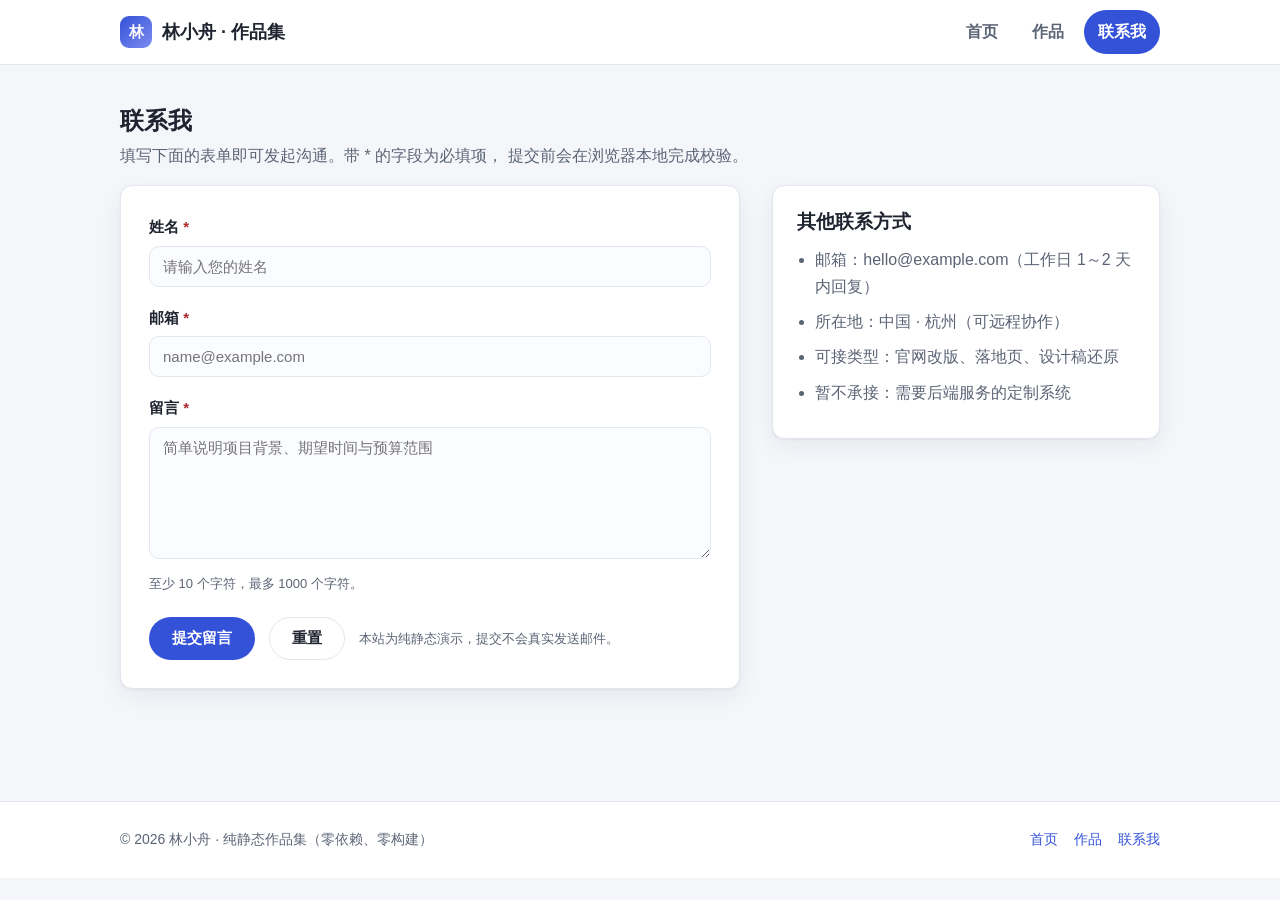
<file: portfolio-site-pages-70693ed094d5/portfolio-site-pages-70693ed094d5/contact.html>
<!DOCTYPE html>
<html lang="zh-CN">
<head>
  <meta charset="UTF-8">
  <meta name="viewport" content="width=device-width, initial-scale=1">
  <title>联系我 | 林小舟 · 个人作品集</title>
  <meta name="description" content="通过联系表单与林小舟取得联系：填写姓名、邮箱与留言内容。">
  <link rel="stylesheet" href="css/style.css">
  <script src="js/main.js" defer></script>
  <script src="js/contact.js" defer></script>
</head>
<body data-page="contact">
  <a class="skip-link" href="#main">跳到主要内容</a>

  <header class="site-header">
    <div class="container site-header__inner">
      <a class="brand" href="index.html">
        <span class="brand__mark" aria-hidden="true">林</span>
        <span>林小舟 · 作品集</span>
      </a>
      <nav class="site-nav" aria-label="主导航">
        <ul>
          <li><a href="index.html" data-nav="home">首页</a></li>
          <li><a href="works.html" data-nav="works">作品</a></li>
          <li><a href="contact.html" data-nav="contact">联系我</a></li>
        </ul>
      </nav>
    </div>
  </header>

  <main id="main">
    <div class="container">

      <section class="section" aria-labelledby="contact-title">
        <h2 class="section__title" id="contact-title">联系我</h2>
        <p class="section__lead">
          填写下面的表单即可发起沟通。带 <span class="required">*</span> 的字段为必填项，
          提交前会在浏览器本地完成校验。
        </p>

        <div class="contact-layout">

          <div class="form-card">
            <form id="contact-form" novalidate>
              <div class="field">
                <label for="name">姓名 <span class="required" aria-hidden="true">*</span></label>
                <input id="name" name="name" type="text" required minlength="2" maxlength="40"
                       autocomplete="name" placeholder="请输入您的姓名" aria-describedby="name-error">
                <span class="field__error" id="name-error" role="alert"></span>
              </div>

              <div class="field">
                <label for="email">邮箱 <span class="required" aria-hidden="true">*</span></label>
                <input id="email" name="email" type="email" required maxlength="80"
                       autocomplete="email" placeholder="name@example.com" aria-describedby="email-error">
                <span class="field__error" id="email-error" role="alert"></span>
              </div>

              <div class="field">
                <label for="message">留言 <span class="required" aria-hidden="true">*</span></label>
                <textarea id="message" name="message" required minlength="10" maxlength="1000"
                          placeholder="简单说明项目背景、期望时间与预算范围" aria-describedby="message-error message-hint"></textarea>
                <span class="field__hint" id="message-hint">至少 10 个字符，最多 1000 个字符。</span>
                <span class="field__error" id="message-error" role="alert"></span>
              </div>

              <div class="form-actions">
                <button class="btn" type="submit">提交留言</button>
                <button class="btn btn--ghost" type="reset">重置</button>
                <p class="form-note">本站为纯静态演示，提交不会真实发送邮件。</p>
              </div>

              <p class="form-status" id="form-status" role="status" tabindex="-1" hidden></p>
            </form>
          </div>

          <aside class="contact-aside" aria-labelledby="aside-title">
            <h3 id="aside-title">其他联系方式</h3>
            <ul>
              <li>邮箱：hello@example.com（工作日 1～2 天内回复）</li>
              <li>所在地：中国 · 杭州（可远程协作）</li>
              <li>可接类型：官网改版、落地页、设计稿还原</li>
              <li>暂不承接：需要后端服务的定制系统</li>
            </ul>
          </aside>

        </div>
      </section>

    </div>
  </main>

  <footer class="site-footer">
    <div class="container site-footer__inner">
      <p>© <span data-year>2026</span> 林小舟 · 纯静态作品集（零依赖、零构建）</p>
      <ul class="site-footer__links">
        <li><a href="index.html">首页</a></li>
        <li><a href="works.html">作品</a></li>
        <li><a href="contact.html">联系我</a></li>
      </ul>
    </div>
  </footer>
</body>
</html>
</file>
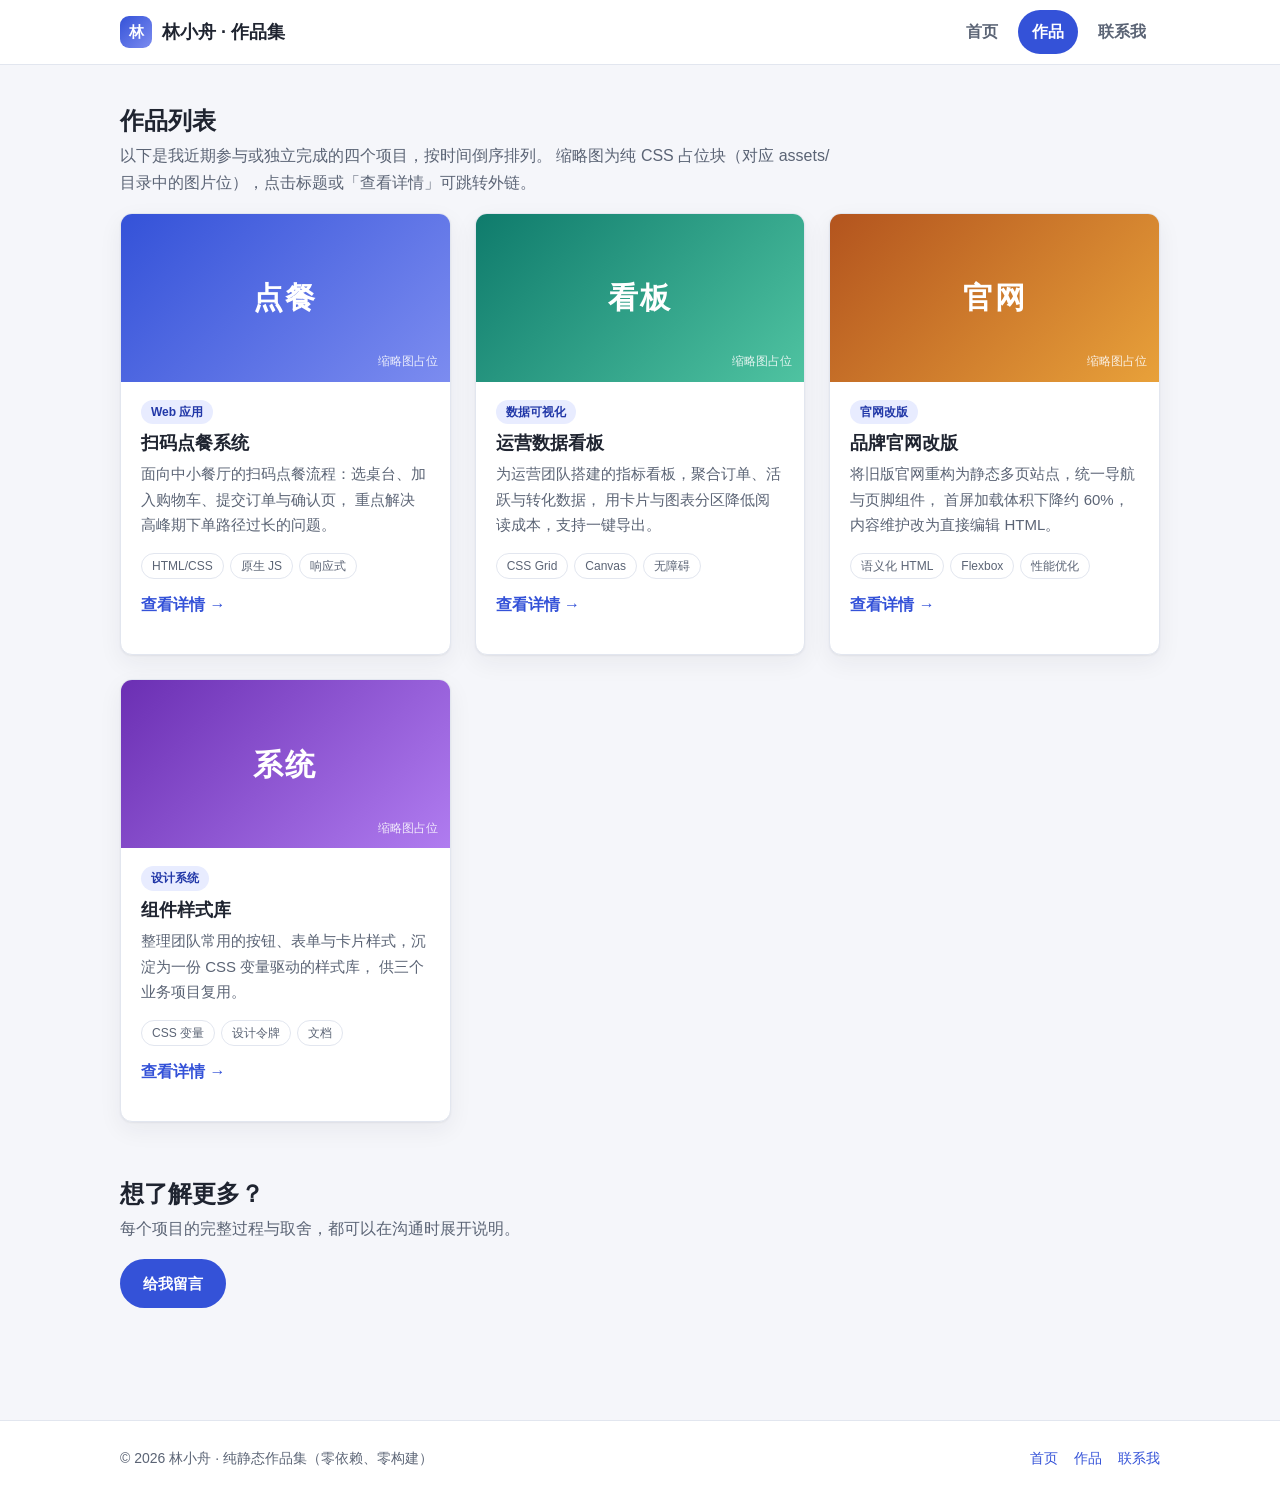
<file: portfolio-site-pages-70693ed094d5/portfolio-site-pages-70693ed094d5/works.html>
<!DOCTYPE html>
<html lang="zh-CN">
<head>
  <meta charset="UTF-8">
  <meta name="viewport" content="width=device-width, initial-scale=1">
  <title>作品列表 | 林小舟 · 个人作品集</title>
  <meta name="description" content="林小舟的作品列表：四个前端与界面设计项目的简介、技术要点与演示入口。">
  <link rel="stylesheet" href="css/style.css">
  <script src="js/main.js" defer></script>
</head>
<body data-page="works">
  <a class="skip-link" href="#main">跳到主要内容</a>

  <header class="site-header">
    <div class="container site-header__inner">
      <a class="brand" href="index.html">
        <span class="brand__mark" aria-hidden="true">林</span>
        <span>林小舟 · 作品集</span>
      </a>
      <nav class="site-nav" aria-label="主导航">
        <ul>
          <li><a href="index.html" data-nav="home">首页</a></li>
          <li><a href="works.html" data-nav="works">作品</a></li>
          <li><a href="contact.html" data-nav="contact">联系我</a></li>
        </ul>
      </nav>
    </div>
  </header>

  <main id="main">
    <div class="container">

      <section class="section" aria-labelledby="works-title">
        <h2 class="section__title" id="works-title">作品列表</h2>
        <p class="section__lead">
          以下是我近期参与或独立完成的四个项目，按时间倒序排列。
          缩略图为纯 CSS 占位块（对应 assets/ 目录中的图片位），点击标题或「查看详情」可跳转外链。
        </p>

        <div class="works-grid">

          <article class="work">
            <div class="work__thumb work__thumb--a" role="img" aria-label="项目缩略图占位：门店点餐系统">点餐</div>
            <div class="work__body">
              <span class="work__tag">Web 应用</span>
              <h3 class="work__title">扫码点餐系统</h3>
              <p class="work__desc">
                面向中小餐厅的扫码点餐流程：选桌台、加入购物车、提交订单与确认页，
                重点解决高峰期下单路径过长的问题。
              </p>
              <ul class="work__stack">
                <li>HTML/CSS</li>
                <li>原生 JS</li>
                <li>响应式</li>
              </ul>
              <p><a class="work__link" href="https://example.com/projects/ordering">查看详情 →</a></p>
            </div>
          </article>

          <article class="work">
            <div class="work__thumb work__thumb--b" role="img" aria-label="项目缩略图占位：数据看板">看板</div>
            <div class="work__body">
              <span class="work__tag">数据可视化</span>
              <h3 class="work__title">运营数据看板</h3>
              <p class="work__desc">
                为运营团队搭建的指标看板，聚合订单、活跃与转化数据，
                用卡片与图表分区降低阅读成本，支持一键导出。
              </p>
              <ul class="work__stack">
                <li>CSS Grid</li>
                <li>Canvas</li>
                <li>无障碍</li>
              </ul>
              <p><a class="work__link" href="https://example.com/projects/dashboard">查看详情 →</a></p>
            </div>
          </article>

          <article class="work">
            <div class="work__thumb work__thumb--c" role="img" aria-label="项目缩略图占位：品牌官网">官网</div>
            <div class="work__body">
              <span class="work__tag">官网改版</span>
              <h3 class="work__title">品牌官网改版</h3>
              <p class="work__desc">
                将旧版官网重构为静态多页站点，统一导航与页脚组件，
                首屏加载体积下降约 60%，内容维护改为直接编辑 HTML。
              </p>
              <ul class="work__stack">
                <li>语义化 HTML</li>
                <li>Flexbox</li>
                <li>性能优化</li>
              </ul>
              <p><a class="work__link" href="https://example.com/projects/brand-site">查看详情 →</a></p>
            </div>
          </article>

          <article class="work">
            <div class="work__thumb work__thumb--d" role="img" aria-label="项目缩略图占位：设计系统">系统</div>
            <div class="work__body">
              <span class="work__tag">设计系统</span>
              <h3 class="work__title">组件样式库</h3>
              <p class="work__desc">
                整理团队常用的按钮、表单与卡片样式，沉淀为一份 CSS 变量驱动的样式库，
                供三个业务项目复用。
              </p>
              <ul class="work__stack">
                <li>CSS 变量</li>
                <li>设计令牌</li>
                <li>文档</li>
              </ul>
              <p><a class="work__link" href="https://example.com/projects/style-kit">查看详情 →</a></p>
            </div>
          </article>

        </div>
      </section>

      <section class="section" aria-labelledby="works-cta">
        <h2 class="section__title" id="works-cta">想了解更多？</h2>
        <p class="section__lead">每个项目的完整过程与取舍，都可以在沟通时展开说明。</p>
        <p><a class="btn" href="contact.html">给我留言</a></p>
      </section>

    </div>
  </main>

  <footer class="site-footer">
    <div class="container site-footer__inner">
      <p>© <span data-year>2026</span> 林小舟 · 纯静态作品集（零依赖、零构建）</p>
      <ul class="site-footer__links">
        <li><a href="index.html">首页</a></li>
        <li><a href="works.html">作品</a></li>
        <li><a href="contact.html">联系我</a></li>
      </ul>
    </div>
  </footer>
</body>
</html>
</file>
<file: css/style.css>
/* ==========================================================================
   CRM 客户关系管理系统 — 样式表
   纯手写 CSS，零依赖；无外部字体、无 CDN、无图片资源。
   响应式断点：≥1100px 桌面（侧边导航 + 顶部工具栏），≤860px 移动（抽屉导航）。
   ========================================================================== */

:root {
  --brand: #2f6feb;
  --brand-dark: #1f4fb8;
  --brand-soft: #eaf1ff;
  --ink: #16202f;
  --ink-2: #3d4a5c;
  --ink-3: #6b7a8d;
  --line: #e2e7ef;
  --line-2: #eef1f6;
  --bg: #f5f7fb;
  --surface: #ffffff;
  --surface-2: #fafbfe;
  --ok: #16a34a;
  --ok-soft: #e8f7ee;
  --warn: #d97706;
  --warn-soft: #fdf3e3;
  --danger: #dc2626;
  --danger-soft: #fdecec;
  --info: #0ea5e9;
  --info-soft: #e6f6fe;
  --neutral: #64748b;
  --neutral-soft: #eef1f5;
  --radius: 10px;
  --radius-sm: 6px;
  --shadow: 0 1px 2px rgba(22, 32, 47, .06), 0 4px 14px rgba(22, 32, 47, .05);
  --shadow-lg: 0 12px 40px rgba(22, 32, 47, .18);
  --topbar-h: 58px;
  --sidenav-w: 214px;
  --mono: ui-monospace, SFMono-Regular, Menlo, Consolas, monospace;
}

html[data-theme="dark"] {
  --brand: #5b8dff;
  --brand-dark: #3f74e6;
  --brand-soft: #1b2740;
  --ink: #e8edf6;
  --ink-2: #c2ccdb;
  --ink-3: #93a1b5;
  --line: #2c3646;
  --line-2: #232c3a;
  --bg: #141a24;
  --surface: #1b2230;
  --surface-2: #202838;
  --ok-soft: #14301f;
  --warn-soft: #33260f;
  --danger-soft: #35191b;
  --info-soft: #102c3a;
  --neutral-soft: #262f3e;
  --shadow: 0 1px 2px rgba(0, 0, 0, .4), 0 4px 14px rgba(0, 0, 0, .28);
  --shadow-lg: 0 12px 40px rgba(0, 0, 0, .55);
  color-scheme: dark;
}

* { box-sizing: border-box; }

html, body {
  margin: 0;
  padding: 0;
  max-width: 100%;
  overflow-x: hidden;
}

body {
  background: var(--bg);
  color: var(--ink);
  font: 14px/1.6 -apple-system, BlinkMacSystemFont, "Segoe UI", "PingFang SC",
        "Hiragino Sans GB", "Microsoft YaHei", "Source Han Sans SC", sans-serif;
  -webkit-font-smoothing: antialiased;
}

a { color: var(--brand); text-decoration: none; }
a:hover { text-decoration: underline; }
h1, h2, h3, h4 { margin: 0; font-weight: 650; line-height: 1.35; }
p { margin: 0; }
ul, ol { margin: 0; padding: 0; list-style: none; }
button, input, select, textarea { font: inherit; color: inherit; }
img, svg { max-width: 100%; }
:focus-visible { outline: 2px solid var(--brand); outline-offset: 2px; }

.noscript { padding: 24px; text-align: center; }

/* ------------------------------------------------------------------ shell */

.app { min-height: 100vh; display: flex; flex-direction: column; }

.topbar {
  position: sticky;
  top: 0;
  z-index: 30;
  display: flex;
  align-items: center;
  gap: 10px;
  min-height: var(--topbar-h);
  padding: 8px 16px;
  background: var(--surface);
  border-bottom: 1px solid var(--line);
}

.brand { display: flex; align-items: center; gap: 8px; color: var(--ink); flex: 0 0 auto; }
.brand:hover { text-decoration: none; }
.brand__mark {
  display: inline-grid; place-items: center;
  width: 34px; height: 34px; border-radius: 9px;
  background: var(--brand); color: #fff;
  font-size: 12px; font-weight: 700; letter-spacing: .5px;
}
.brand__text { font-size: 15px; font-weight: 650; white-space: nowrap; }

.topnav { display: flex; align-items: center; gap: 2px; margin-left: 10px; flex: 1 1 auto; min-width: 0; }
.topnav__item {
  padding: 6px 12px; border-radius: var(--radius-sm);
  color: var(--ink-2); font-weight: 550; white-space: nowrap;
}
.topnav__item:hover { background: var(--surface-2); color: var(--ink); text-decoration: none; }
.topnav__item.is-active { background: var(--brand-soft); color: var(--brand-dark); }

.topbar__menu { display: none; }
.topbar__tools { display: flex; align-items: center; gap: 6px; flex: 0 0 auto; }

.layout { flex: 1 1 auto; display: flex; align-items: stretch; min-width: 0; }

.sidenav {
  flex: 0 0 var(--sidenav-w);
  width: var(--sidenav-w);
  border-right: 1px solid var(--line);
  background: var(--surface);
  padding: 14px 10px;
  display: flex; flex-direction: column; gap: 14px;
}
.sidenav__nav { display: flex; flex-direction: column; gap: 2px; }
.sidenav__item {
  display: block; padding: 8px 12px; border-radius: var(--radius-sm);
  color: var(--ink-2); font-weight: 550;
}
.sidenav__item:hover { background: var(--surface-2); color: var(--ink); text-decoration: none; }
.sidenav__item.is-active { background: var(--brand-soft); color: var(--brand-dark); }
.sidenav__foot { margin-top: auto; display: flex; flex-direction: column; gap: 8px; }
.sidenav__stat { font-size: 12px; color: var(--ink-3); line-height: 1.9; }
.sidenav__stat b { color: var(--ink); }

.main {
  flex: 1 1 auto; min-width: 0;
  padding: 18px 20px 32px;
  max-width: 100%;
}

.footer {
  display: flex; flex-wrap: wrap; gap: 6px 18px; justify-content: space-between;
  padding: 12px 20px 18px;
  color: var(--ink-3); font-size: 12px;
  border-top: 1px solid var(--line);
}

.drawer-mask { position: fixed; inset: 0; background: rgba(10, 16, 26, .42); z-index: 35; }

/* ------------------------------------------------------------- page head */

.view__head {
  display: flex; flex-wrap: wrap; align-items: flex-end; gap: 10px 16px;
  margin-bottom: 16px;
}
.view__head-main { flex: 1 1 260px; min-width: 0; }
.view__title { font-size: 21px; overflow-wrap: anywhere; }
.view__subtitle { color: var(--ink-3); font-size: 13px; margin-top: 3px; overflow-wrap: anywhere; }
.view__actions { display: flex; flex-wrap: wrap; gap: 8px; }

/* ---------------------------------------------------------------- cards */

.card {
  background: var(--surface);
  border: 1px solid var(--line);
  border-radius: var(--radius);
  box-shadow: var(--shadow);
  padding: 16px;
  margin-bottom: 16px;
}
.card--flush { padding: 0; overflow: hidden; }
.card__head {
  display: flex; flex-wrap: wrap; align-items: center; gap: 8px 12px;
  margin-bottom: 12px;
}
.card__title { font-size: 15px; }
.card__head .count { color: var(--ink-3); font-size: 12px; font-weight: 500; }

.grid { display: grid; gap: 16px; grid-template-columns: repeat(12, minmax(0, 1fr)); margin-bottom: 16px; }
.grid > * { min-width: 0; }
.grid--5-7 > :nth-child(1) { grid-column: span 5; }
.grid--5-7 > :nth-child(2) { grid-column: span 7; }
.grid--6-6 > * { grid-column: span 6; }
.grid--7-5 > :nth-child(1) { grid-column: span 7; }
.grid--7-5 > :nth-child(2) { grid-column: span 5; }
.grid--4 > * { grid-column: span 3; }
.grid--3 > * { grid-column: span 4; }
.grid > .card { margin-bottom: 0; }
.stack { display: flex; flex-direction: column; gap: 16px; min-width: 0; }
.stack > .card { margin-bottom: 0; }

/* ------------------------------------------------------------ stat cards */

.stats { display: grid; gap: 12px; grid-template-columns: repeat(auto-fit, minmax(158px, 1fr)); margin-bottom: 16px; }
.stat {
  background: var(--surface); border: 1px solid var(--line); border-radius: var(--radius);
  box-shadow: var(--shadow); padding: 14px;
  display: flex; flex-direction: column; gap: 4px; min-width: 0;
}
.stat__label { color: var(--ink-3); font-size: 12px; }
.stat__value { font-size: 24px; font-weight: 700; letter-spacing: -.4px; overflow-wrap: anywhere; }
.stat__sub { color: var(--ink-3); font-size: 12px; }
.stat--brand .stat__value { color: var(--brand); }
.stat--ok .stat__value { color: var(--ok); }
.stat--warn .stat__value { color: var(--warn); }
.stat--danger .stat__value { color: var(--danger); }
.stat--info .stat__value { color: var(--info); }
.stat--neutral .stat__value { color: var(--ink-2); }

/* ---------------------------------------------------------------- chips */

.chips { display: flex; flex-wrap: wrap; gap: 8px; margin-bottom: 14px; }
.chip {
  display: inline-flex; align-items: center; gap: 8px;
  padding: 6px 12px; border-radius: 999px;
  background: var(--surface); border: 1px solid var(--line);
  font-size: 12px; color: var(--ink-2); box-shadow: var(--shadow);
}
.chip b { color: var(--ink); font-size: 13px; }

/* -------------------------------------------------------------- toolbar */

.toolbar {
  display: flex; flex-wrap: wrap; align-items: center; gap: 8px;
  padding: 12px 14px; margin-bottom: 14px;
  background: var(--surface); border: 1px solid var(--line);
  border-radius: var(--radius); box-shadow: var(--shadow);
}
.toolbar--wrap { align-items: flex-end; }
.toolbar__spacer { flex: 1 1 auto; }
.toolbar__search { flex: 1 1 220px; min-width: 0; }
.toolbar input[type="search"], .toolbar input[type="date"], .toolbar select { min-width: 0; max-width: 100%; }
.toolbar input[type="search"] { flex: 1 1 200px; }
.filter-note { color: var(--ink-3); font-size: 12px; margin: -6px 0 12px; }

.seg { display: inline-flex; border: 1px solid var(--line); border-radius: var(--radius-sm); overflow: hidden; }
.seg__item { padding: 6px 14px; color: var(--ink-2); font-size: 13px; background: var(--surface); }
.seg__item:hover { text-decoration: none; background: var(--surface-2); }
.seg__item.is-active { background: var(--brand); color: #fff; }

/* ---------------------------------------------------------------- forms */

input[type="text"], input[type="search"], input[type="email"], input[type="number"],
input[type="date"], input[type="tel"], input[type="url"], select, textarea {
  width: 100%;
  padding: 7px 10px;
  background: var(--surface);
  border: 1px solid var(--line);
  border-radius: var(--radius-sm);
  color: var(--ink);
  min-width: 0;
}
textarea { resize: vertical; line-height: 1.6; }
input:disabled, select:disabled, textarea:disabled { background: var(--surface-2); color: var(--ink-3); }

.field { display: flex; flex-direction: column; gap: 5px; min-width: 0; }
.field__label { font-size: 12px; color: var(--ink-2); font-weight: 600; }
.field__req { color: var(--danger); }
.field__hint { font-size: 12px; color: var(--ink-3); }
.field--invalid input, .field--invalid select, .field--invalid textarea { border-color: var(--danger); }

.form-grid { display: grid; gap: 12px 14px; grid-template-columns: repeat(2, minmax(0, 1fr)); margin-bottom: 12px; }
.form-grid.cols-1 { grid-template-columns: minmax(0, 1fr); }
.form-grid.cols-3 { grid-template-columns: repeat(3, minmax(0, 1fr)); }
.check, .radio { display: flex; align-items: center; gap: 6px; font-size: 13px; color: var(--ink-2); }
.check input, .radio input { width: auto; }
.hint { color: var(--ink-3); font-size: 12px; margin: 4px 0 8px; }
.sub-form { border-top: 1px dashed var(--line); padding-top: 12px; margin-top: 4px; }
.sub-form__head { display: flex; align-items: center; justify-content: space-between; gap: 10px; margin-bottom: 10px; }
.sub-form__head h4 { font-size: 13px; }
.contact-list { display: flex; flex-direction: column; gap: 8px; }
.contact-row {
  display: grid; gap: 8px; align-items: center;
  grid-template-columns: 1fr 110px 1fr 1fr 1fr auto auto;
  padding: 8px; border: 1px solid var(--line-2); border-radius: var(--radius-sm); background: var(--surface-2);
}
.contact-list--read li { padding: 10px; border: 1px solid var(--line-2); border-radius: var(--radius-sm); }
.contact__name { display: flex; align-items: center; gap: 8px; flex-wrap: wrap; font-weight: 600; }
.contact-list--read p { color: var(--ink-3); font-size: 12px; margin-top: 3px; overflow-wrap: anywhere; }
.tag { padding: 1px 7px; border-radius: 999px; background: var(--brand-soft); color: var(--brand-dark); font-size: 11px; }
.settings-actions { display: flex; flex-wrap: wrap; gap: 8px; margin-top: 6px; }
.import-preview { display: flex; flex-wrap: wrap; gap: 10px; margin: 8px 0; color: var(--ink-2); font-size: 13px; }
.export-area { width: 100%; font-family: var(--mono); font-size: 12px; }

/* --------------------------------------------------------------- buttons */

.btn {
  display: inline-flex; align-items: center; justify-content: center; gap: 5px;
  padding: 7px 13px;
  border: 1px solid var(--line);
  border-radius: var(--radius-sm);
  background: var(--surface);
  color: var(--ink-2);
  font-size: 13px; font-weight: 550;
  cursor: pointer; white-space: nowrap;
}
.btn:hover { background: var(--surface-2); color: var(--ink); text-decoration: none; }
.btn[disabled], .btn:disabled { opacity: .5; cursor: not-allowed; }
.btn--primary { background: var(--brand); border-color: var(--brand); color: #fff; }
.btn--primary:hover { background: var(--brand-dark); border-color: var(--brand-dark); color: #fff; }
.btn--danger { background: var(--danger-soft); border-color: transparent; color: var(--danger); }
.btn--danger:hover { background: var(--danger); color: #fff; }
.btn--ghost { background: transparent; }
.btn--sm { padding: 5px 10px; font-size: 12px; }
.btn--block { width: 100%; }

.icon-btn {
  display: inline-grid; place-items: center;
  width: 28px; height: 28px; padding: 0;
  border: 1px solid var(--line); border-radius: var(--radius-sm);
  background: var(--surface); color: var(--ink-3); cursor: pointer; line-height: 1;
}
.icon-btn:hover { color: var(--ink); background: var(--surface-2); }
.icon-btn--danger:hover { color: #fff; background: var(--danger); border-color: var(--danger); }
.link { color: var(--brand); }
.link-btn { padding: 0; border: 0; background: none; color: var(--brand); cursor: pointer; font-size: 12px; }
.link-btn:hover { text-decoration: underline; }
.link-btn--danger { color: var(--danger); }

/* ---------------------------------------------------------------- badges */

.badge {
  display: inline-block;
  padding: 1px 9px; border-radius: 999px;
  font-size: 12px; font-weight: 600; white-space: nowrap;
  background: var(--neutral-soft); color: var(--neutral);
}
.badge--ok { background: var(--ok-soft); color: var(--ok); }
.badge--info { background: var(--info-soft); color: var(--info); }
.badge--warn { background: var(--warn-soft); color: var(--warn); }
.badge--danger { background: var(--danger-soft); color: var(--danger); }
.badge--brand { background: var(--brand-soft); color: var(--brand-dark); }
.badge--neutral { background: var(--neutral-soft); color: var(--neutral); }

/* ------------------------------------------------------------- row lists */

.row-list { display: flex; flex-direction: column; }
.row {
  display: flex; flex-wrap: wrap; align-items: center; gap: 10px 14px;
  padding: 13px 16px;
  border-bottom: 1px solid var(--line-2);
  min-width: 0;
}
.row:last-child { border-bottom: 0; }
.row:hover { background: var(--surface-2); }
.row__main { flex: 1 1 260px; min-width: 0; }
.row__title { display: flex; align-items: center; gap: 8px; flex-wrap: wrap; font-weight: 650; overflow-wrap: anywhere; }
.row__sub { color: var(--ink-3); font-size: 12px; margin-top: 2px; overflow-wrap: anywhere; }
.row__meta { display: flex; flex-wrap: wrap; gap: 4px 18px; min-width: 0; }
.row__meta div { min-width: 0; }
.row__meta dt { color: var(--ink-3); font-size: 11px; }
.row__meta dd { margin: 0; font-size: 12px; overflow-wrap: anywhere; }
.row__actions { display: flex; flex-wrap: wrap; gap: 6px; }

.pager {
  display: flex; flex-wrap: wrap; align-items: center; gap: 8px;
  padding: 12px 16px; border-top: 1px solid var(--line-2);
  color: var(--ink-3); font-size: 12px;
}
.pager__info { margin-right: auto; }
.pager__btn {
  min-width: 30px; padding: 5px 9px;
  border: 1px solid var(--line); border-radius: var(--radius-sm);
  background: var(--surface); color: var(--ink-2); cursor: pointer; font-size: 12px;
}
.pager__btn:hover { background: var(--surface-2); }
.pager__btn.is-active { background: var(--brand); border-color: var(--brand); color: #fff; }
.pager__btn[disabled] { opacity: .45; cursor: not-allowed; }

/* ------------------------------------------------------------ empty/list */

.empty { padding: 40px 18px; text-align: center; color: var(--ink-3); }
.empty__actions { margin-top: 12px; display: flex; justify-content: center; gap: 8px; }

.mini-list { display: flex; flex-direction: column; }
.mini-list li { padding: 9px 0; border-bottom: 1px dashed var(--line-2); min-width: 0; }
.mini-list li:last-child { border-bottom: 0; }
.mini-list__head { display: flex; align-items: center; justify-content: space-between; gap: 10px; min-width: 0; }
.mini-list__head .link { overflow-wrap: anywhere; }
.mini-list p { color: var(--ink-3); font-size: 12px; overflow-wrap: anywhere; }

/* ----------------------------------------------------------- description */

.dl { display: grid; grid-template-columns: repeat(2, minmax(0, 1fr)); gap: 10px 18px; }
.dl > div { min-width: 0; }
.dl dt { color: var(--ink-3); font-size: 12px; }
.dl dd { margin: 2px 0 0; font-weight: 550; overflow-wrap: anywhere; }
.detail-note {
  margin-top: 14px; padding: 10px 12px;
  background: var(--surface-2); border-left: 3px solid var(--brand);
  border-radius: 0 var(--radius-sm) var(--radius-sm) 0;
  color: var(--ink-2); font-size: 13px; overflow-wrap: anywhere;
}
.detail-actions { display: flex; flex-wrap: wrap; gap: 8px; margin-bottom: 16px; }

/* ------------------------------------------------------------------ flow */

.flow { display: flex; flex-wrap: wrap; gap: 6px; margin-top: 16px; }
.flow li {
  padding: 4px 11px; border-radius: 999px; font-size: 12px;
  background: var(--neutral-soft); color: var(--ink-3);
}
.flow li.is-active { background: var(--brand); color: #fff; font-weight: 600; }
.flow li.is-done { background: var(--ok-soft); color: var(--ok); }
.flow--vertical { flex-direction: column; gap: 4px; margin-top: 0; }
.flow--vertical li { border-radius: var(--radius-sm); padding: 7px 11px; }

/* --------------------------------------------------------------- kanban */

.kanban {
  display: grid; gap: 12px;
  grid-template-columns: repeat(6, minmax(0, 1fr));
  align-items: start;
}
.kanban-col {
  background: var(--surface); border: 1px solid var(--line); border-radius: var(--radius);
  box-shadow: var(--shadow); min-width: 0; display: flex; flex-direction: column;
}
.kanban-col__head {
  display: flex; align-items: center; justify-content: space-between; gap: 6px;
  padding: 10px 12px; border-bottom: 1px solid var(--line-2);
  border-top: 3px solid var(--neutral);
  border-radius: var(--radius) var(--radius) 0 0;
}
.kanban-col--0 .kanban-col__head { border-top-color: #94a3b8; }
.kanban-col--1 .kanban-col__head { border-top-color: #60a5fa; }
.kanban-col--2 .kanban-col__head { border-top-color: #38bdf8; }
.kanban-col--3 .kanban-col__head { border-top-color: #f59e0b; }
.kanban-col--4 .kanban-col__head { border-top-color: var(--ok); }
.kanban-col--5 .kanban-col__head { border-top-color: var(--danger); }
.kanban-col__head h3 { font-size: 13px; display: flex; align-items: center; gap: 6px; }
.kanban-col__head .count { color: var(--ink-3); font-size: 11px; font-weight: 500; }
.kanban-col__amount { color: var(--ink-3); font-size: 11px; white-space: nowrap; }
.kanban-col__body { display: flex; flex-direction: column; gap: 8px; padding: 10px; min-height: 60px; }
.kanban-empty { color: var(--ink-3); font-size: 12px; text-align: center; padding: 10px 0; }

.kanban-card {
  border: 1px solid var(--line); border-radius: var(--radius-sm);
  background: var(--surface-2); padding: 10px; min-width: 0;
}
.kanban-card__head { display: flex; align-items: flex-start; justify-content: space-between; gap: 6px; }
.kanban-card__title { font-weight: 600; font-size: 13px; overflow-wrap: anywhere; }
.kanban-card__customer { color: var(--ink-3); font-size: 12px; margin-top: 3px; overflow-wrap: anywhere; }
.kanban-card__amount { font-weight: 700; font-size: 14px; margin-top: 5px; color: var(--ink); }
.kanban-card__date { color: var(--ink-3); font-size: 11px; margin-top: 2px; }
.kanban-card__actions { display: flex; flex-wrap: wrap; align-items: center; gap: 5px; margin-top: 9px; }
.kanban-card__actions .btn { flex: 1 1 auto; }

/* --------------------------------------------------------------- charts */

.chart { width: 100%; }
.chart svg { display: block; width: 100%; height: auto; }
.chart__empty { color: var(--ink-3); font-size: 12px; padding: 18px 0; text-align: center; }

.bar-chart { display: flex; flex-direction: column; gap: 9px; }
.bar-row { display: grid; grid-template-columns: minmax(58px, 88px) minmax(0, 1fr) auto; align-items: center; gap: 10px; }
.bar-row__label { font-size: 12px; color: var(--ink-2); overflow-wrap: anywhere; }
.bar-row__track { height: 10px; border-radius: 999px; background: var(--line-2); overflow: hidden; }
.bar-row__fill { height: 100%; border-radius: 999px; background: var(--brand); transition: width .25s ease; }
.bar-row--0 .bar-row__fill { background: #94a3b8; }
.bar-row--1 .bar-row__fill { background: #60a5fa; }
.bar-row--2 .bar-row__fill { background: #38bdf8; }
.bar-row--3 .bar-row__fill { background: #f59e0b; }
.bar-row--4 .bar-row__fill { background: var(--ok); }
.bar-row--5 .bar-row__fill { background: var(--danger); }
.bar-row__value { font-size: 12px; color: var(--ink-2); white-space: nowrap; }

.line-chart__axis { fill: var(--ink-3); font-size: 10px; }
.line-chart__area { fill: rgba(47, 111, 235, .16); stroke: none; }
.line-chart__line { fill: none; stroke: var(--brand); stroke-width: 2.5; stroke-linejoin: round; stroke-linecap: round; }
.line-chart__dot { fill: var(--surface); stroke: var(--brand); stroke-width: 2; }
.line-chart__grid { stroke: var(--line); stroke-width: 1; }

.donut { display: flex; flex-wrap: wrap; align-items: center; gap: 16px; }
.donut__legend { display: flex; flex-direction: column; gap: 5px; min-width: 0; }
.donut__legend-item { display: flex; align-items: center; gap: 7px; font-size: 12px; color: var(--ink-2); }
.donut__swatch { width: 10px; height: 10px; border-radius: 3px; flex: 0 0 auto; }
.legend-inline { display: flex; flex-wrap: wrap; gap: 6px 16px; margin-top: 8px; color: var(--ink-3); font-size: 12px; }

/* ------------------------------------------------------------- timeline */

.timeline { position: relative; margin: 0; padding-left: 18px; }
.timeline::before {
  content: ""; position: absolute; left: 5px; top: 6px; bottom: 6px;
  width: 2px; background: var(--line);
}
.timeline__item { position: relative; padding: 0 0 14px 0; }
.timeline__item:last-child { padding-bottom: 0; }
.timeline__dot {
  position: absolute; left: -17px; top: 6px;
  width: 9px; height: 9px; border-radius: 50%;
  background: var(--brand); box-shadow: 0 0 0 3px var(--brand-soft);
}
.timeline__meta {
  display: flex; flex-wrap: wrap; align-items: center; gap: 8px;
  color: var(--ink-3); font-size: 12px;
}
.timeline__meta b { color: var(--ink-2); }
.timeline__text { color: var(--ink); font-size: 13px; margin-top: 3px; overflow-wrap: anywhere; white-space: pre-wrap; }
.timeline--wide { padding: 4px 4px 4px 22px; }

/* --------------------------------------------------------------- modals */

.modal-host {
  position: fixed; inset: 0; z-index: 60;
  display: flex; align-items: flex-start; justify-content: center;
  padding: 6vh 16px 24px;
  background: rgba(12, 18, 28, .48);
  overflow-y: auto;
}
.modal {
  width: 100%; max-width: 520px;
  background: var(--surface); border-radius: 12px;
  box-shadow: var(--shadow-lg);
  display: flex; flex-direction: column;
  max-height: 88vh;
}
.modal--wide { max-width: 780px; }
.modal__head {
  display: flex; align-items: center; justify-content: space-between; gap: 12px;
  padding: 14px 18px; border-bottom: 1px solid var(--line);
}
.modal__title { font-size: 15px; overflow-wrap: anywhere; }
.modal__body { padding: 0; overflow: hidden; display: flex; flex-direction: column; min-height: 0; }
/* 表单同时承载字段与页脚，仅字段区域滚动，页脚保持可见 */
.modal__body > .form { display: flex; flex-direction: column; min-height: 0; overflow-y: auto; }
.modal__body > .form > .modal__foot { margin-top: auto; }
.modal__body > .modal__foot { padding: 16px 18px; }
.modal__lead { padding: 16px 18px 0; }
.modal__foot {
  display: flex; flex-wrap: wrap; justify-content: flex-end; gap: 8px;
  padding: 12px 18px; border-top: 1px solid var(--line);
}
.modal__error { color: var(--danger); font-size: 12px; margin-bottom: 8px; }

/* --------------------------------------------------------------- toasts */

.toast-host {
  position: fixed; right: 16px; bottom: 16px; z-index: 80;
  display: flex; flex-direction: column; gap: 8px;
  max-width: min(360px, calc(100vw - 32px));
  pointer-events: none;
}
.toast {
  padding: 9px 14px; border-radius: var(--radius-sm);
  background: var(--ink); color: #fff; font-size: 13px;
  box-shadow: var(--shadow-lg);
  animation: toast-in .18s ease-out;
  overflow-wrap: anywhere;
}
.toast--success { background: var(--ok); }
.toast--warn { background: var(--warn); }
.toast--error { background: var(--danger); }
.toast--info { background: var(--info); }

@keyframes toast-in { from { opacity: 0; transform: translateY(6px); } to { opacity: 1; transform: none; } }
@media (prefers-reduced-motion: reduce) {
  * { animation-duration: .001ms !important; transition-duration: .001ms !important; }
}

/* ---------------------------------------------------------- responsive */

@media (max-width: 1100px) {
  .kanban { grid-template-columns: repeat(3, minmax(0, 1fr)); }
  .grid--5-7 > *, .grid--6-6 > *, .grid--7-5 > * { grid-column: span 12; }
  .grid--4 > *, .grid--3 > * { grid-column: span 6; }
}

@media (max-width: 860px) {
  .topbar { flex-wrap: wrap; gap: 8px; }
  .topbar__menu { display: inline-grid; }
  .topnav { display: none; }
  .topbar__tools { margin-left: auto; flex-wrap: wrap; }
  .sidenav {
    position: fixed; top: 0; left: 0; bottom: 0; z-index: 40;
    width: 248px; flex-basis: 248px;
    transform: translateX(-100%); transition: transform .2s ease;
    overflow-y: auto; box-shadow: var(--shadow-lg);
    padding-top: 16px;
  }
  .sidenav.is-open { transform: none; }
  .main { padding: 16px 14px 28px; }
  .grid--4 > *, .grid--3 > * { grid-column: span 12; }
  .kanban { grid-template-columns: repeat(2, minmax(0, 1fr)); }
  .contact-row { grid-template-columns: minmax(0, 1fr) minmax(0, 1fr); }
  .form-grid, .form-grid.cols-3 { grid-template-columns: minmax(0, 1fr); }
  .dl { grid-template-columns: minmax(0, 1fr); }
}

@media (max-width: 560px) {
  .brand__text { display: none; }
  .view__head { align-items: flex-start; }
  .view__actions { width: 100%; }
  .view__actions .btn { flex: 1 1 auto; }
  .kanban { grid-template-columns: minmax(0, 1fr); }
  .stats { grid-template-columns: repeat(auto-fit, minmax(132px, 1fr)); }
  .row__meta { gap: 3px 14px; }
  .toast-host { left: 16px; right: 16px; bottom: 12px; max-width: none; }
  .footer { padding: 12px 14px 16px; }
}

@media print {
  .topbar, .sidenav, .footer, .toast-host, .toolbar, .view__actions { display: none; }
}
</file>
<file: ordering/style.css>
/* ============================================================
   蜀香居 · 中餐点餐（第一版）
   中式暖色调：宣纸白 + 朱砂红 + 墨色文字
   ============================================================ */

:root {
  --paper:      #fdf8f0;   /* 宣纸白 */
  --paper-2:    #fffdf8;
  --paper-3:    #f7eddd;
  --line:       #ecdfcb;
  --line-soft:  #f4ebdd;

  --cinnabar:   #b23a2e;   /* 朱砂红 */
  --cinnabar-d: #8f2b22;
  --cinnabar-l: #fdeeea;

  --ink:        #2b2620;   /* 墨色 */
  --ink-2:      #6d6355;
  --ink-3:      #9b9080;

  --gold:       #c8913f;
  --shadow:     0 6px 18px rgba(90, 60, 30, .08);
  --shadow-lg:  0 18px 44px rgba(70, 45, 20, .18);

  --r-sm: 8px;
  --r-md: 12px;
  --r-lg: 18px;

  --maxw: 1140px;
}

* { box-sizing: border-box; }

/* [hidden] 必须始终优先于组件自身的 display，否则隐藏的抽屉/浮层会拦截点击 */
[hidden] { display: none !important; }

html, body { height: 100%; }

body {
  margin: 0;
  background-color: var(--paper);
  /* 宣纸质感：极淡的斜纹，纯 CSS，无外部图片 */
  background-image:
    repeating-linear-gradient(45deg, rgba(180, 150, 110, .05) 0 1px, transparent 1px 7px),
    repeating-linear-gradient(-45deg, rgba(180, 150, 110, .035) 0 1px, transparent 1px 9px);
  color: var(--ink);
  font-family: "PingFang SC", "Hiragino Sans GB", "Microsoft YaHei",
               "Noto Sans SC", system-ui, -apple-system, "Segoe UI", sans-serif;
  font-size: 16px;
  line-height: 1.55;
  -webkit-font-smoothing: antialiased;
  -webkit-tap-highlight-color: transparent;
}

body.no-scroll { overflow: hidden; }

h1, h2, h3 { margin: 0; font-weight: 700; letter-spacing: .02em; }
ul { margin: 0; padding: 0; list-style: none; }

.wrap {
  width: 100%;
  max-width: var(--maxw);
  margin: 0 auto;
  padding: 0 18px;
}

/* ---------------- 顶栏 ---------------- */
.topbar {
  position: sticky;
  top: 0;
  z-index: 40;
  background: rgba(253, 248, 240, .94);
  backdrop-filter: blur(8px);
  border-bottom: 1px solid var(--line);
}

.topbar-in {
  display: flex;
  align-items: center;
  justify-content: space-between;
  gap: 12px;
  min-height: 60px;
}

.brand { display: flex; align-items: center; gap: 10px; min-width: 0; }

.seal {
  flex: 0 0 auto;
  width: 34px;
  height: 34px;
  display: grid;
  place-items: center;
  border-radius: var(--r-sm);
  background: linear-gradient(150deg, #c94a3a, var(--cinnabar-d));
  color: #fff6ee;
  font-size: 19px;
  font-weight: 700;
  box-shadow: inset 0 0 0 1px rgba(255, 235, 220, .55);
}

.brand-text { display: flex; flex-direction: column; min-width: 0; }
.brand-name { font-size: 18px; letter-spacing: .08em; }
.brand-sub {
  font-size: 11px;
  color: var(--ink-3);
  letter-spacing: .16em;
  white-space: nowrap;
}

.cart-btn {
  flex: 0 0 auto;
  display: inline-flex;
  align-items: center;
  gap: 7px;
  padding: 8px 14px;
  border: 1px solid var(--cinnabar);
  border-radius: 999px;
  background: var(--paper-2);
  color: var(--cinnabar-d);
  font: inherit;
  font-size: 14px;
  font-weight: 600;
  cursor: pointer;
  transition: background .18s, color .18s, transform .12s;
}
.cart-btn:hover { background: var(--cinnabar); color: #fff; }
.cart-btn:active { transform: scale(.97); }

.cart-count {
  min-width: 20px;
  padding: 0 5px;
  border-radius: 999px;
  background: var(--cinnabar);
  color: #fff;
  font-size: 12px;
  font-weight: 700;
  line-height: 20px;
  text-align: center;
}
.cart-btn:hover .cart-count { background: #fff; color: var(--cinnabar-d); }

/* ---------------- 分类 tabs ---------------- */
.tabs {
  position: sticky;
  top: 60px;
  z-index: 30;
  background: rgba(253, 248, 240, .92);
  backdrop-filter: blur(8px);
  border-bottom: 1px solid var(--line);
}

.tabs .wrap,
.tabs { --pad: 18px; }

.tabs {
  display: block;
  overflow-x: auto;
  overflow-y: hidden;
  white-space: nowrap;
  scrollbar-width: none;
}
.tabs::-webkit-scrollbar { display: none; }

.tabs-inner {
  display: flex;
  gap: 8px;
  align-items: center;
  min-height: 52px;
  padding: 8px 18px;
  max-width: var(--maxw);
  margin: 0 auto;
  width: max-content;
  min-width: 100%;
}

.tab {
  flex: 0 0 auto;
  padding: 8px 16px;
  border: 1px solid var(--line);
  border-radius: 999px;
  background: var(--paper-2);
  color: var(--ink-2);
  font: inherit;
  font-size: 14px;
  cursor: pointer;
  transition: all .18s;
}
.tab:hover { border-color: var(--cinnabar); color: var(--cinnabar-d); }
.tab.is-active {
  background: linear-gradient(150deg, #c94a3a, var(--cinnabar-d));
  border-color: var(--cinnabar-d);
  color: #fff6ee;
  box-shadow: 0 4px 12px rgba(178, 58, 46, .22);
}

/* ---------------- 视图 / 菜单 ---------------- */
.view { padding: 22px 0 34px; animation: fade .22s ease; }

@keyframes fade {
  from { opacity: 0; transform: translateY(6px); }
  to   { opacity: 1; transform: none; }
}

.menu-head {
  display: flex;
  align-items: baseline;
  gap: 12px;
  padding: 4px 0 14px;
  border-bottom: 1px solid var(--line-soft);
  margin-bottom: 18px;
}
.menu-head h2 { font-size: 22px; }
.menu-head h2::before {
  content: "";
  display: inline-block;
  width: 4px;
  height: 17px;
  margin-right: 8px;
  border-radius: 2px;
  background: var(--cinnabar);
  vertical-align: -2px;
}
.menu-hint { margin: 0; font-size: 13px; color: var(--ink-3); }

.grid {
  display: grid;
  gap: 16px;
  grid-template-columns: repeat(auto-fill, minmax(232px, 1fr));
}

/* ---------------- 菜品卡 ---------------- */
.card {
  display: flex;
  flex-direction: column;
  background: var(--paper-2);
  border: 1px solid var(--line);
  border-radius: var(--r-lg);
  overflow: hidden;
  box-shadow: var(--shadow);
  transition: transform .18s, box-shadow .18s, border-color .18s;
}
.card:hover {
  transform: translateY(-3px);
  box-shadow: 0 12px 26px rgba(90, 60, 30, .14);
  border-color: #e2cfb4;
}

/* 图片占位：纯 CSS 渐变 + 字纹 */
.thumb {
  position: relative;
  height: 116px;
  display: grid;
  place-items: center;
  overflow: hidden;
}
.thumb::before {
  content: "";
  position: absolute;
  inset: 0;
  background-image:
    radial-gradient(circle at 22% 28%, rgba(255, 255, 255, .34), transparent 42%),
    radial-gradient(circle at 78% 78%, rgba(0, 0, 0, .12), transparent 46%),
    repeating-linear-gradient(45deg, rgba(255, 255, 255, .12) 0 2px, transparent 2px 12px);
}
.thumb-char {
  position: relative;
  font-size: 44px;
  font-weight: 700;
  color: rgba(255, 255, 255, .92);
  text-shadow: 0 2px 8px rgba(60, 30, 10, .3);
  letter-spacing: .06em;
}

.card-body {
  display: flex;
  flex-direction: column;
  gap: 8px;
  padding: 12px 13px 13px;
  flex: 1 1 auto;
}

.card-name {
  font-size: 16px;
  line-height: 1.35;
  letter-spacing: .01em;
}

.card-desc {
  margin: 0;
  font-size: 12px;
  line-height: 1.5;
  color: var(--ink-3);
  display: -webkit-box;
  -webkit-line-clamp: 2;
  -webkit-box-orient: vertical;
  overflow: hidden;
}

.tag-row {
  display: flex;
  flex-wrap: wrap;
  gap: 6px;
  align-items: center;
  margin-top: auto;
  padding-top: 2px;
}

.tag {
  display: inline-flex;
  align-items: center;
  gap: 3px;
  padding: 2px 7px;
  border-radius: 6px;
  font-size: 11px;
  line-height: 1.6;
  white-space: nowrap;
}
.tag-sold  { background: var(--paper-3); color: var(--ink-2); }
.tag-spicy { background: var(--cinnabar-l); color: var(--cinnabar-d); font-weight: 600; }
.tag-mild  { background: #eef4ea; color: #5b7a4b; }

.card-foot {
  display: flex;
  align-items: center;
  justify-content: space-between;
  gap: 10px;
  padding-top: 4px;
}

.price {
  font-size: 19px;
  font-weight: 700;
  color: var(--cinnabar-d);
  font-variant-numeric: tabular-nums;
}
.price-symbol { font-size: 13px; margin-right: 1px; }

/* ---------------- 数量步进器 ---------------- */
.stepper {
  display: inline-flex;
  align-items: center;
  gap: 2px;
  border: 1px solid var(--line);
  border-radius: 999px;
  background: var(--paper);
  padding: 2px;
}

.step-btn {
  width: 28px;
  height: 28px;
  display: grid;
  place-items: center;
  border: 0;
  border-radius: 999px;
  background: transparent;
  color: var(--cinnabar-d);
  font: inherit;
  font-size: 17px;
  line-height: 1;
  cursor: pointer;
  transition: background .15s, color .15s, transform .1s;
}
.step-btn:hover { background: var(--cinnabar); color: #fff; }
.step-btn:active { transform: scale(.9); }

.step-btn.minus { color: var(--ink-3); }
.step-btn.minus:hover { background: var(--ink-2); color: #fff; }

.step-qty {
  min-width: 22px;
  text-align: center;
  font-size: 14px;
  font-weight: 700;
  font-variant-numeric: tabular-nums;
}

.add-btn {
  padding: 7px 16px;
  border: 0;
  border-radius: 999px;
  background: linear-gradient(150deg, #c94a3a, var(--cinnabar-d));
  color: #fff6ee;
  font: inherit;
  font-size: 14px;
  font-weight: 600;
  cursor: pointer;
  box-shadow: 0 3px 10px rgba(178, 58, 46, .24);
  transition: transform .12s, box-shadow .18s, filter .18s;
}
.add-btn:hover { filter: brightness(1.06); box-shadow: 0 5px 14px rgba(178, 58, 46, .3); }
.add-btn:active { transform: scale(.95); }

/* ---------------- 购物车抽屉 ---------------- */
.drawer-overlay {
  position: fixed;
  inset: 0;
  z-index: 60;
  background: rgba(43, 38, 32, .42);
  animation: fade .18s ease;
}

.cart-drawer {
  position: fixed;
  top: 0;
  right: 0;
  z-index: 70;
  width: min(390px, 100%);
  height: 100%;
  display: flex;
  flex-direction: column;
  background: var(--paper-2);
  border-left: 1px solid var(--line);
  box-shadow: var(--shadow-lg);
  animation: slide-in .24s cubic-bezier(.2, .8, .3, 1);
}

@keyframes slide-in {
  from { transform: translateX(100%); }
  to   { transform: none; }
}

.drawer-head {
  display: flex;
  align-items: center;
  justify-content: space-between;
  gap: 10px;
  padding: 15px 18px;
  border-bottom: 1px solid var(--line);
}

.icon-btn {
  width: 32px;
  height: 32px;
  display: grid;
  place-items: center;
  border: 1px solid var(--line);
  border-radius: var(--r-sm);
  background: var(--paper);
  color: var(--ink-2);
  font: inherit;
  font-size: 15px;
  cursor: pointer;
  transition: all .15s;
}
.icon-btn:hover { border-color: var(--cinnabar); color: var(--cinnabar-d); }

.drawer-body {
  flex: 1 1 auto;
  overflow-y: auto;
  padding: 14px 18px;
  -webkit-overflow-scrolling: touch;
}

.cart-list { display: flex; flex-direction: column; }

.cart-item {
  display: flex;
  align-items: center;
  gap: 11px;
  padding: 11px 0;
  border-bottom: 1px dashed var(--line);
}

.cart-thumb {
  flex: 0 0 auto;
  width: 44px;
  height: 44px;
  display: grid;
  place-items: center;
  border-radius: var(--r-md);
  color: rgba(255, 255, 255, .94);
  font-size: 19px;
  font-weight: 700;
  text-shadow: 0 1px 5px rgba(60, 30, 10, .3);
}

.cart-info { flex: 1 1 auto; min-width: 0; }
.cart-name {
  font-size: 14px;
  font-weight: 600;
  white-space: nowrap;
  overflow: hidden;
  text-overflow: ellipsis;
}
.cart-unit { font-size: 12px; color: var(--ink-3); }

.cart-line {
  flex: 0 0 auto;
  font-size: 14px;
  font-weight: 700;
  color: var(--cinnabar-d);
  font-variant-numeric: tabular-nums;
  min-width: 54px;
  text-align: right;
}

.drawer-foot {
  flex: 0 0 auto;
  padding: 14px 18px calc(16px + env(safe-area-inset-bottom));
  border-top: 1px solid var(--line);
  background: var(--paper);
}

.sum-row {
  display: flex;
  align-items: baseline;
  justify-content: space-between;
  gap: 10px;
  font-size: 14px;
  color: var(--ink-2);
}
.total-row { margin-bottom: 12px; font-size: 15px; font-weight: 600; color: var(--ink); }
.total-amount { font-size: 24px; font-weight: 700; color: var(--cinnabar-d); font-variant-numeric: tabular-nums; }

/* ---------------- 按钮 / 面板 ---------------- */
.primary-btn {
  width: 100%;
  padding: 13px 18px;
  border: 0;
  border-radius: var(--r-md);
  background: linear-gradient(150deg, #c94a3a, var(--cinnabar-d));
  color: #fff6ee;
  font: inherit;
  font-size: 16px;
  font-weight: 700;
  letter-spacing: .06em;
  cursor: pointer;
  box-shadow: 0 6px 16px rgba(178, 58, 46, .24);
  transition: transform .12s, filter .18s, box-shadow .18s;
}
.primary-btn:hover:not(:disabled) { filter: brightness(1.06); box-shadow: 0 8px 20px rgba(178, 58, 46, .3); }
.primary-btn:active:not(:disabled) { transform: scale(.99); }
.primary-btn:disabled {
  background: #ded3c4;
  color: #fffdf8;
  box-shadow: none;
  cursor: not-allowed;
}

.back-btn {
  margin-bottom: 14px;
  padding: 7px 14px;
  border: 1px solid var(--line);
  border-radius: 999px;
  background: var(--paper-2);
  color: var(--ink-2);
  font: inherit;
  font-size: 14px;
  cursor: pointer;
  transition: all .15s;
}
.back-btn:hover { border-color: var(--cinnabar); color: var(--cinnabar-d); }

.panel {
  max-width: 620px;
  margin: 0 auto;
  padding: 24px;
  background: var(--paper-2);
  border: 1px solid var(--line);
  border-radius: var(--r-lg);
  box-shadow: var(--shadow);
}

.panel-title { font-size: 21px; margin-bottom: 6px; }
.panel-summary { margin: 0 0 20px; font-size: 13px; color: var(--ink-3); }

.field { margin-bottom: 22px; }
.field-label {
  display: block;
  margin-bottom: 10px;
  font-size: 14px;
  font-weight: 600;
  color: var(--ink-2);
}

.table-grid {
  display: grid;
  gap: 9px;
  grid-template-columns: repeat(auto-fill, minmax(64px, 1fr));
}

.table-btn {
  padding: 11px 4px;
  border: 1px solid var(--line);
  border-radius: var(--r-md);
  background: var(--paper);
  color: var(--ink-2);
  font: inherit;
  font-size: 15px;
  font-weight: 600;
  cursor: pointer;
  transition: all .16s;
}
.table-btn:hover { border-color: var(--cinnabar); color: var(--cinnabar-d); }
.table-btn.is-selected {
  background: linear-gradient(150deg, #c94a3a, var(--cinnabar-d));
  border-color: var(--cinnabar-d);
  color: #fff6ee;
  box-shadow: 0 4px 12px rgba(178, 58, 46, .24);
}

.pay-note { margin: 12px 0 0; font-size: 12px; color: var(--ink-3); text-align: center; }

/* ---------------- 订单确认 ---------------- */
.confirm-panel { position: relative; text-align: left; }

.stamp {
  position: absolute;
  top: 20px;
  right: 20px;
  width: 66px;
  height: 66px;
  display: grid;
  place-items: center;
  border: 2px solid rgba(178, 58, 46, .55);
  border-radius: 50%;
  color: rgba(178, 58, 46, .75);
  font-size: 15px;
  font-weight: 700;
  letter-spacing: .04em;
  transform: rotate(-14deg);
  pointer-events: none;
}

.confirm-meta {
  display: grid;
  gap: 10px;
  grid-template-columns: repeat(auto-fit, minmax(122px, 1fr));
  margin: 16px 0 22px;
  padding: 14px 16px;
  background: var(--paper);
  border: 1px solid var(--line-soft);
  border-radius: var(--r-md);
}
.confirm-meta dt { font-size: 12px; color: var(--ink-3); }
.confirm-meta dd { margin: 2px 0 0; font-size: 15px; font-weight: 600; }
.order-no { color: var(--cinnabar-d); font-variant-numeric: tabular-nums; letter-spacing: .04em; }
.eta { color: var(--gold); }

.sub-title { font-size: 15px; margin-bottom: 8px; color: var(--ink-2); }

.order-list { border-top: 1px solid var(--line-soft); }
.order-list li {
  display: flex;
  align-items: baseline;
  justify-content: space-between;
  gap: 10px;
  padding: 9px 0;
  font-size: 14px;
  border-bottom: 1px dashed var(--line);
}
.order-list .o-name { color: var(--ink); }
.order-list .o-qty { color: var(--ink-3); font-size: 13px; }
.order-list .o-price { font-variant-numeric: tabular-nums; }

.confirm-total {
  display: flex;
  align-items: baseline;
  justify-content: space-between;
  gap: 10px;
  margin: 16px 0 10px;
  padding-top: 14px;
  border-top: 2px solid var(--cinnabar);
  font-size: 16px;
  font-weight: 700;
}

.confirm-tip {
  margin: 0 0 20px;
  font-size: 13px;
  color: var(--ink-3);
}

/* ---------------- 空态 / 页脚 ---------------- */
.empty {
  margin: 26px 0;
  padding: 26px 16px;
  text-align: center;
  font-size: 14px;
  color: var(--ink-3);
  background: var(--paper-2);
  border: 1px dashed var(--line);
  border-radius: var(--r-lg);
}

.foot {
  padding: 22px 0 30px;
  border-top: 1px solid var(--line);
  text-align: center;
}
.foot p { margin: 0; font-size: 12px; color: var(--ink-3); letter-spacing: .04em; }

/* ---------------- 响应式 ---------------- */
@media (max-width: 720px) {
  .wrap { padding: 0 14px; }
  .grid { grid-template-columns: repeat(auto-fill, minmax(158px, 1fr)); gap: 12px; }
  .thumb { height: 96px; }
  .thumb-char { font-size: 36px; }
  .card-name { font-size: 15px; }
  .price { font-size: 17px; }
  .menu-head { flex-direction: column; align-items: flex-start; gap: 4px; }
  .panel { padding: 18px; border-radius: var(--r-md); }
  .stamp { top: 14px; right: 14px; width: 54px; height: 54px; font-size: 13px; }
  .table-grid { grid-template-columns: repeat(auto-fill, minmax(56px, 1fr)); }
  .cart-drawer { width: 100%; border-left: 0; }
}

@media (max-width: 380px) {
  .grid { grid-template-columns: 1fr 1fr; }
  .cart-btn-label { display: none; }
  .brand-sub { display: none; }
}

@media (min-width: 1024px) {
  .grid { grid-template-columns: repeat(auto-fill, minmax(250px, 1fr)); }
}

@media (prefers-reduced-motion: reduce) {
  *, *::before, *::after {
    animation-duration: .01ms !important;
    transition-duration: .01ms !important;
  }
}

/* 键盘可达性 */
:focus-visible {
  outline: 2px solid var(--cinnabar);
  outline-offset: 2px;
}
</file>
<file: pm-board/styles.css>
/* styles.css — 轻量项目管理页样式（原生 CSS，无框架、无外部资源）。
 * 组织顺序：变量 → 基础 → 顶栏 → 布局 → 看板 → 表单 → 成员 → 时间线 → 提示条。
 * 断点：>1100px 三栏（看板 + 右侧两栏），≤1100px 单列堆叠，768px 为验收基线。 */

/* ------------------------------------------------------------------ *
 * 1. 设计变量
 * ------------------------------------------------------------------ */
:root {
  --bg: #f2f4f8;
  --panel: #ffffff;
  --text: #1f2430;
  --muted: #6b7385;
  --line: #e3e7ef;
  --primary: #3b6ef6;
  --primary-dark: #2f59c9;
  --col-bg: #f7f8fc;
  --danger: #e05252;
  --radius: 12px;
  --shadow: 0 1px 3px rgba(24, 36, 66, 0.08);
  --c0: #3b6ef6;
  --c1: #12b886;
  --c2: #f59f00;
  --c3: #e8590c;
  --c4: #7048e8;
  --c5: #1098ad;
}

/* ------------------------------------------------------------------ *
 * 2. 基础与通用控件
 * ------------------------------------------------------------------ */
* { box-sizing: border-box; }

html, body { margin: 0; padding: 0; }

body {
  background: var(--bg);
  color: var(--text);
  font: 14px/1.55 "Segoe UI", "Microsoft YaHei", "PingFang SC", "Hiragino Sans GB", Arial, sans-serif;
}

h1, h2, h3 { margin: 0; font-weight: 600; }

button, input, select { font: inherit; color: inherit; }

.field {
  min-width: 0;
  padding: 7px 9px;
  border: 1px solid var(--line);
  border-radius: 8px;
  background: #fff;
}
.field:focus { outline: 2px solid rgba(59, 110, 246, 0.25); border-color: var(--primary); }
.field--grow { flex: 1 1 180px; }

.btn {
  padding: 7px 12px;
  border: 1px solid transparent;
  border-radius: 8px;
  background: #eef1f7;
  cursor: pointer;
  white-space: nowrap;
}
.btn:hover { background: #e5e9f2; }
.btn--primary { background: var(--primary); color: #fff; }
.btn--primary:hover { background: var(--primary-dark); }
.btn--ghost { background: transparent; border-color: var(--line); color: var(--muted); }
.btn--ghost:hover { background: #eef1f7; color: var(--text); }

/* ------------------------------------------------------------------ *
 * 3. 顶栏
 * ------------------------------------------------------------------ */
.app { max-width: 1440px; margin: 0 auto; padding: 18px 20px 28px; }

.app-header {
  display: flex;
  flex-wrap: wrap;
  gap: 12px;
  align-items: flex-end;
  justify-content: space-between;
  margin-bottom: 16px;
}
.app-header__title { font-size: 21px; }
.app-header__sub { margin: 4px 0 0; color: var(--muted); font-size: 13px; }
.app-header__side { display: flex; flex-wrap: wrap; gap: 10px; align-items: center; }
.storage-note { margin: 0; color: var(--muted); font-size: 12px; }

/* ------------------------------------------------------------------ *
 * 4. 主布局：看板占主区，成员 + 时间线在右侧
 * ------------------------------------------------------------------ */
.layout { display: grid; grid-template-columns: minmax(0, 1fr) 360px; gap: 16px; align-items: start; }

.panel {
  background: var(--panel);
  border: 1px solid var(--line);
  border-radius: var(--radius);
  box-shadow: var(--shadow);
  padding: 14px;
  min-width: 0;
}
.side { display: grid; gap: 16px; min-width: 0; }

.panel__head { display: flex; flex-wrap: wrap; gap: 8px; align-items: baseline; justify-content: space-between; }
.panel__title { font-size: 15px; }
.panel__meta { color: var(--muted); font-size: 12px; }

/* ------------------------------------------------------------------ *
 * 5. 任务看板：三列自适应网格
 * ------------------------------------------------------------------ */
.task-form, .member-form { display: flex; flex-wrap: wrap; gap: 8px; margin-top: 12px; }
.member-form .field { flex: 1 1 96px; }

.board {
  display: grid;
  grid-template-columns: repeat(3, minmax(0, 1fr));
  gap: 12px;
  margin-top: 14px;
}

.column {
  display: flex;
  flex-direction: column;
  min-width: 0;
  background: var(--col-bg);
  border: 1px solid var(--line);
  border-radius: 10px;
  padding: 10px;
}
.column--over { border-color: var(--primary); background: #eef3ff; }

.column__head { display: flex; align-items: center; justify-content: space-between; gap: 8px; margin-bottom: 8px; }
.column__title { font-size: 13px; font-weight: 600; }
.column__count {
  min-width: 20px;
  padding: 0 6px;
  border-radius: 10px;
  background: #e6eaf3;
  color: var(--muted);
  font-size: 12px;
  text-align: center;
}

.column__list { display: flex; flex-direction: column; gap: 8px; min-height: 62px; }

.column__empty {
  padding: 14px 6px;
  border: 1px dashed var(--line);
  border-radius: 8px;
  color: var(--muted);
  font-size: 12px;
  text-align: center;
}

/* 任务卡片 */
.card {
  background: #fff;
  border: 1px solid var(--line);
  border-left: 3px solid var(--line);
  border-radius: 9px;
  padding: 9px 10px;
  box-shadow: var(--shadow);
}
.card[draggable="true"] { cursor: grab; }
.card--dragging { opacity: 0.45; }
.card--p-high { border-left-color: var(--danger); }
.card--p-medium { border-left-color: var(--c2); }
.card--p-low { border-left-color: var(--c1); }

.card__title { font-size: 13.5px; font-weight: 600; word-break: break-word; }

.card__meta { display: flex; flex-wrap: wrap; gap: 6px; margin-top: 7px; }

.tag {
  display: inline-flex;
  align-items: center;
  gap: 4px;
  padding: 1px 7px;
  border-radius: 999px;
  background: #f0f2f7;
  color: var(--muted);
  font-size: 12px;
  white-space: nowrap;
}
.tag--high { background: #fdecec; color: #b93a3a; }
.tag--medium { background: #fff4e0; color: #9a6400; }
.tag--low { background: #e6f7f0; color: #0a7a5a; }
.tag--overdue { background: #fdecec; color: #b93a3a; }
.tag--done { background: #e9f0ff; color: var(--primary-dark); }

.avatar {
  display: inline-flex;
  align-items: center;
  justify-content: center;
  flex: 0 0 auto;
  border-radius: 50%;
  color: #fff;
  font-weight: 600;
}
.avatar--sm { width: 18px; height: 18px; font-size: 11px; }
.avatar--lg { width: 38px; height: 38px; font-size: 15px; }

.card__actions { display: flex; flex-wrap: wrap; gap: 6px; align-items: center; margin-top: 9px; }
.card__spacer { flex: 1 1 auto; }

.mini {
  padding: 3px 8px;
  border: 1px solid var(--line);
  border-radius: 6px;
  background: #fff;
  color: var(--muted);
  font-size: 12px;
  cursor: pointer;
}
.mini:hover { border-color: var(--primary); color: var(--primary); }
.mini:disabled { opacity: 0.4; cursor: not-allowed; border-color: var(--line); color: var(--muted); }
.mini--danger:hover { border-color: var(--danger); color: var(--danger); }

/* ------------------------------------------------------------------ *
 * 6. 成员列表
 * ------------------------------------------------------------------ */
.members { list-style: none; margin: 12px 0 0; padding: 0; display: grid; gap: 8px; }

.member {
  display: flex;
  gap: 10px;
  align-items: center;
  padding: 8px;
  border: 1px solid var(--line);
  border-radius: 10px;
}
.member__body { flex: 1 1 auto; min-width: 0; }
.member__name { font-weight: 600; font-size: 13.5px; word-break: break-word; }
.member__role { color: var(--muted); font-size: 12px; }
.member__count { color: var(--text); font-size: 12px; white-space: nowrap; }

.form-hint { margin: 8px 0 0; color: var(--muted); font-size: 12px; }

/* ------------------------------------------------------------------ *
 * 7. 活动时间线
 * ------------------------------------------------------------------ */
.timeline {
  list-style: none;
  margin: 12px 0 0;
  padding: 0 0 0 4px;
  max-height: 420px;
  overflow-y: auto;
}

.event { display: flex; gap: 9px; padding-bottom: 12px; position: relative; }
.event::before {                     /* 时间线竖线 */
  content: "";
  position: absolute;
  left: 5px;
  top: 14px;
  bottom: 0;
  width: 1px;
  background: var(--line);
}
.event:last-child::before { display: none; }

.event__dot {
  flex: 0 0 auto;
  width: 11px;
  height: 11px;
  margin-top: 4px;
  border-radius: 50%;
  background: var(--muted);
  box-shadow: 0 0 0 3px #fff;
}
.event--task_create .event__dot { background: var(--primary); }
.event--task_move .event__dot { background: var(--c2); }
.event--task_delete .event__dot { background: var(--danger); }
.event--member_add .event__dot { background: var(--c1); }
.event--member_remove .event__dot { background: var(--c3); }

.event__body { min-width: 0; }
.event__time { color: var(--muted); font-size: 12px; }
.event__text { font-size: 13px; word-break: break-word; }
.event__tag { margin-left: 6px; }

/* ------------------------------------------------------------------ *
 * 8. 底部说明与提示条
 * ------------------------------------------------------------------ */
.app-footer { margin-top: 16px; color: var(--muted); font-size: 12px; }

.toast {
  position: fixed;
  left: 50%;
  bottom: 24px;
  transform: translate(-50%, 12px);
  max-width: min(90vw, 460px);
  padding: 9px 14px;
  border-radius: 9px;
  background: #1f2430;
  color: #fff;
  font-size: 13px;
  opacity: 0;
  pointer-events: none;
  transition: opacity 0.18s ease, transform 0.18s ease;
}
.toast--show { opacity: 0.95; transform: translate(-50%, 0); }

/* ------------------------------------------------------------------ *
 * 9. 响应式：≤1100px 单列堆叠；768px 下保证不重叠、不溢出
 * ------------------------------------------------------------------ */
@media (max-width: 1100px) {
  .layout { grid-template-columns: minmax(0, 1fr); }
  .side { grid-template-columns: minmax(0, 1fr); }
}

@media (max-width: 820px) {
  .app { padding: 14px 12px 22px; }
  .board { grid-template-columns: minmax(0, 1fr); }
  .field--grow { flex-basis: 100%; }
  .card__actions .mini { flex: 0 0 auto; }
}

@media (max-width: 480px) {
  .app-header__title { font-size: 19px; }
  .task-form .field, .member-form .field { flex: 1 1 100%; }
}
</file>
<file: roewe-cockpit/css/base.css>
/*!
 * css/base.css — 设计变量、重置与排版
 * 基准分辨率 1080×1920（10.4 英寸竖屏，9:16）；
 * 尺寸统一使用 rem，根字号由 layout.css 按视口宽度换算。
 */

/* ---------- 主题变量：深色（默认，行车首选） ---------- */
:root,
.theme-dark {
  --c-bg:         #070d14;
  --c-bg-2:       #0a141d;
  --c-panel:      rgba(20, 33, 46, 0.92);
  --c-panel-2:    rgba(28, 44, 60, 0.86);
  --c-panel-3:    rgba(38, 58, 78, 0.72);
  --c-line:       rgba(120, 160, 200, 0.18);
  --c-line-strong:rgba(140, 185, 230, 0.34);

  --c-text:       #f2f7fc;
  --c-text-sub:   #b8c9da;
  --c-text-muted: #7f95a9;

  --c-accent:     #2f86ff;
  --c-accent-2:   #6ab0ff;
  --c-accent-ink: #ffffff;

  --c-ok:         #2ee6a8;
  --c-warn:       #ffb020;
  --c-bad:        #ff5f56;

  --c-shadow:     0 18px 48px rgba(0, 0, 0, 0.55);
  --c-shadow-sm:  0 8px 22px rgba(0, 0, 0, 0.42);
  --c-glow:       0 0 36px rgba(47, 134, 255, 0.35);

  --c-track:      rgba(255, 255, 255, 0.10);
  --c-scrim:      rgba(4, 9, 14, 0.72);
  --c-glass:      blur(18px) saturate(140%);
}

/* ---------- 主题变量：浅色（白天高对比度） ---------- */
.theme-light {
  --c-bg:         #eef2f7;
  --c-bg-2:       #e3e9f1;
  --c-panel:      rgba(255, 255, 255, 0.96);
  --c-panel-2:    rgba(244, 248, 253, 0.96);
  --c-panel-3:    rgba(232, 239, 248, 0.92);
  --c-line:       rgba(30, 60, 95, 0.16);
  --c-line-strong:rgba(30, 60, 95, 0.30);

  --c-text:       #0d1a26;
  --c-text-sub:   #3c5265;
  --c-text-muted: #6b8095;

  --c-accent:     #0d5fd6;
  --c-accent-2:   #2f86ff;
  --c-accent-ink: #ffffff;

  --c-ok:         #0f9b6c;
  --c-warn:       #b8730a;
  --c-bad:        #d92c22;

  --c-shadow:     0 18px 42px rgba(24, 44, 68, 0.18);
  --c-shadow-sm:  0 8px 20px rgba(24, 44, 68, 0.14);
  --c-glow:       0 0 30px rgba(13, 95, 214, 0.22);

  --c-track:      rgba(20, 40, 65, 0.12);
  --c-scrim:      rgba(20, 34, 50, 0.42);
  --c-glass:      blur(16px) saturate(130%);
}

/* ---------- 重置 ---------- */
*,
*::before,
*::after { box-sizing: border-box; }

html, body {
  margin: 0;
  padding: 0;
  height: 100%;
  overflow: hidden;
}

body {
  font-family: "PingFang SC", "Microsoft YaHei", "Hiragino Sans GB", system-ui, -apple-system, sans-serif;
  background: var(--c-bg);
  color: var(--c-text);
  font-size: 1rem;
  line-height: 1.45;
  -webkit-font-smoothing: antialiased;
  text-rendering: optimizeLegibility;
  /* 车机为触摸优先：禁止选中与长按菜单干扰 */
  -webkit-user-select: none;
  user-select: none;
  -webkit-tap-highlight-color: transparent;
  overscroll-behavior: none;
}

button, input, select, textarea {
  font: inherit;
  color: inherit;
}

button {
  border: 0;
  background: none;
  cursor: pointer;
  touch-action: manipulation;
}

ul, ol { margin: 0; padding: 0; list-style: none; }

h1, h2, h3, h4, p { margin: 0; }

b, strong { font-weight: 700; }

small { font-size: 0.82em; }

svg { display: block; }

img { max-width: 100%; display: block; }

[v-cloak] { display: none; }

/* 数字统一使用等宽字形，避免跳字 */
.mono,
.sb-speed,
.br-val,
.bright-val,
.stat b,
.ss-val {
  font-variant-numeric: tabular-nums;
  font-feature-settings: "tnum" 1;
}

/* 可聚焦控件统一焦点环（保证触控与键盘可达性） */
button:focus-visible,
input:focus-visible,
[tabindex]:focus-visible {
  outline: 3px solid var(--c-accent-2);
  outline-offset: 2px;
}

/* 亮度遮罩：由 app.js 写入 --c-brightness */
html::after {
  content: "";
  position: fixed;
  inset: 0;
  pointer-events: none;
  z-index: 9999;
  background: #000;
  opacity: calc(1 - var(--c-brightness, 1));
  transition: opacity 240ms linear;
}

/* 无障碍文本 */
.sr-only {
  position: absolute;
  width: 1px; height: 1px;
  padding: 0; margin: -1px;
  overflow: hidden;
  clip: rect(0 0 0 0);
  white-space: nowrap;
  border: 0;
}

/* 高速行车时降低装饰性动画 */
.driving .deco-anim,
.driving .card-glow { animation: none !important; }

@media (prefers-reduced-motion: reduce) {
  *, *::before, *::after {
    animation-duration: 0.01ms !important;
    animation-iteration-count: 1 !important;
    transition-duration: 0.01ms !important;
  }
}
</file>
<file: roewe-cockpit/css/layout.css>
/*!
 * css/layout.css — 竖屏基准布局与缩放
 * 基准 1080×1920；根字号 = 视口宽度 / 1080 × 16px，
 * 因此 1rem 在基准分辨率下等于 16px，其他尺寸等比缩放。
 */

html {
  font-size: calc(16px * var(--vw-scale, 1));
}

/* 由 JS 或媒体查询设定缩放；无 JS 时使用 vw 兜底 */
html { --vw-scale: calc(100vw / 1080); }

body {
  width: 100vw;
  height: 100vh;
  height: 100dvh;
  overflow: hidden;
}

#app {
  position: relative;
  width: 100%;
  height: 100%;
  display: flex;
  flex-direction: column;
  background:
    radial-gradient(120% 60% at 50% 0%, var(--c-bg-2) 0%, var(--c-bg) 62%),
    var(--c-bg);
  overflow: hidden;
}

/* ---------- 应用骨架：状态栏 / 舞台 / Dock ---------- */
.app-root {
  position: absolute;
  inset: 0;
  display: flex;
  flex-direction: column;
  opacity: 0;
  transition: opacity 420ms ease;
}
.app-root.booted { opacity: 1; }

.stage {
  position: relative;
  flex: 1 1 auto;
  min-height: 0;
  overflow: hidden;
  /* Dock 常驻高度 + 安全边距 */
  padding: 0 0.75rem 0.25rem;
}

/* ---------- 启动闪屏 ---------- */
.boot-splash {
  position: absolute;
  inset: 0;
  display: flex;
  flex-direction: column;
  align-items: center;
  justify-content: center;
  gap: 1.25rem;
  background: radial-gradient(80% 50% at 50% 40%, #0d1c2b 0%, #050a10 70%);
  color: #eaf3ff;
  z-index: 9000;
}
.boot-logo {
  font-size: 3.5rem;
  font-weight: 800;
  letter-spacing: 0.35rem;
  color: var(--c-accent-2, #6ab0ff);
  text-shadow: 0 0 28px rgba(95, 176, 255, 0.6);
}
.boot-text { font-size: 0.95rem; color: #9fb6cc; }

/* ---------- 通用页面容器 ---------- */
.view {
  position: relative;
  width: 100%;
  height: 100%;
  display: flex;
  flex-direction: column;
  gap: 0.75rem;
  padding: 0.25rem 0.25rem 0;
  overflow-y: auto;
  overflow-x: hidden;
  -webkit-overflow-scrolling: touch;
  scrollbar-width: thin;
  scrollbar-color: var(--c-line-strong) transparent;
}
.view::-webkit-scrollbar { width: 0.375rem; }
.view::-webkit-scrollbar-thumb {
  background: var(--c-line-strong);
  border-radius: 1rem;
}

/* 页头：返回键 + 标题 + 状态标签 */
.page-head {
  position: sticky;
  top: 0;
  z-index: 20;
  display: flex;
  align-items: center;
  gap: 0.75rem;
  padding: 0.5rem 0.5rem 0.6rem;
  background: linear-gradient(to bottom, var(--c-bg) 62%, transparent);
}
.ph-back {
  width: 2.75rem;
  height: 2.75rem;
  flex: 0 0 auto;
  display: grid;
  place-items: center;
  border-radius: 0.875rem;
  background: var(--c-panel-2);
  border: 1px solid var(--c-line);
  color: var(--c-text);
  transition: transform 140ms ease, background 160ms ease;
}
.ph-back:active { transform: scale(0.93); background: var(--c-panel-3); }
.ph-title {
  font-size: 1.3rem;
  font-weight: 700;
  letter-spacing: 0.02rem;
  flex: 1 1 auto;
  min-width: 0;
  overflow: hidden;
  text-overflow: ellipsis;
  white-space: nowrap;
}
.ph-status {
  flex: 0 0 auto;
  display: inline-flex;
  align-items: center;
  gap: 0.35rem;
  padding: 0.4rem 0.7rem;
  border-radius: 999px;
  font-size: 0.85rem;
  font-weight: 600;
  background: var(--c-panel-2);
  border: 1px solid var(--c-line);
  color: var(--c-text-sub);
}
.ph-status.ok   { color: var(--c-ok);   border-color: color-mix(in srgb, var(--c-ok) 40%, transparent); }
.ph-status.warn { color: var(--c-warn); border-color: color-mix(in srgb, var(--c-warn) 40%, transparent); }
.ph-status.bad  { color: var(--c-bad);  border-color: color-mix(in srgb, var(--c-bad) 40%, transparent); }

/* ---------- 栅格工具 ---------- */
.grid-2 { display: grid; grid-template-columns: repeat(2, minmax(0, 1fr)); gap: 0.75rem; }
.grid-3 { display: grid; grid-template-columns: repeat(3, minmax(0, 1fr)); gap: 0.6rem; }
.grid-4 { display: grid; grid-template-columns: repeat(4, minmax(0, 1fr)); gap: 0.6rem; }
.row    { display: flex; align-items: center; gap: 0.6rem; }
.row-between { display: flex; align-items: center; justify-content: space-between; gap: 0.6rem; }
.col    { display: flex; flex-direction: column; gap: 0.6rem; }
.spacer { flex: 1 1 auto; }

/* 横向滚动条（标签页、卡片轨道） */
.hscroll {
  display: flex;
  gap: 0.6rem;
  overflow-x: auto;
  scroll-snap-type: x mandatory;
  padding-bottom: 0.25rem;
  scrollbar-width: none;
}
.hscroll::-webkit-scrollbar { display: none; }
.hscroll > * { scroll-snap-align: start; flex: 0 0 auto; }

/* ---------- 安全区：所有关键信息都留在此区域内 ---------- */
/* 状态栏（车速 / 挡位 / 告警）永远置顶且不被浮层覆盖 */
.status-bar { z-index: 400; }
.toast-host { z-index: 600; }
.gear-guard { z-index: 620; }
.light-panel { z-index: 700; }
.voice-orb { z-index: 500; }
.dock-bar { z-index: 450; }

/* 行车态：Dock 与浮层整体上移，避免贴近底部导航信息 */
.driving .dock-bar { padding-bottom: 0.4rem; }

/* ---------- 横屏 / 宽屏降级（非目标平台，仅保证可用） ---------- */
@media (min-aspect-ratio: 1/1) {
  html { --vw-scale: calc(100vh / 1920); }
  body { overflow: auto; }
  #app {
    width: calc(100vh * (1080 / 1920));
    margin: 0 auto;
    box-shadow: var(--c-shadow);
  }
}
</file>
<file: roewe-cockpit/css/components.css>
/*!
 * css/components.css — 通用组件样式
 * 状态栏、卡片、Dock、浮层（toast / gear-guard / light-panel / voice-orb）、
 * 模拟器面板与基础控件（按钮、开关、滑块、标签、分段控件）。
 */

/* ==================== 状态栏（安全规则 2：始终可见） ==================== */
.status-bar {
  position: sticky;
  top: 0;
  flex: 0 0 auto;
  display: flex;
  align-items: center;
  gap: 0.5rem;
  height: 3.125rem;
  padding: 0 0.9rem;
  background: linear-gradient(to bottom, color-mix(in srgb, var(--c-bg) 96%, transparent) 70%, transparent);
  backdrop-filter: var(--c-glass);
  border-bottom: 1px solid var(--c-line);
}
.sb-left, .sb-right { display: flex; align-items: center; gap: 0.5rem; }
.sb-right { margin-left: auto; }

/* 挡位徽标 */
.sb-gear {
  display: inline-grid;
  place-items: center;
  min-width: 2.1rem;
  height: 2.1rem;
  padding: 0 0.4rem;
  border-radius: 0.6rem;
  font-weight: 800;
  font-size: 1.05rem;
  background: var(--c-panel-3);
  border: 1px solid var(--c-line-strong);
  color: var(--c-text);
}
.sb-gear.gear-P { color: var(--c-ok);   border-color: color-mix(in srgb, var(--c-ok) 55%, transparent); }
.sb-gear.gear-R { color: var(--c-warn); border-color: color-mix(in srgb, var(--c-warn) 55%, transparent); }
.sb-gear.gear-N { color: var(--c-text-sub); }
.sb-gear.gear-D { color: var(--c-accent-2); border-color: color-mix(in srgb, var(--c-accent-2) 55%, transparent); }

/* 车速：行车安全的关键信息，字号最大 */
.sb-speed-wrap { display: flex; align-items: baseline; gap: 0.25rem; }
.sb-speed {
  font-size: 1.75rem;
  font-weight: 800;
  line-height: 1;
  letter-spacing: -0.02rem;
}
.sb-unit { font-size: 0.72rem; color: var(--c-text-muted); }

.sb-warn {
  display: inline-flex;
  align-items: center;
  gap: 0.3rem;
  padding: 0.25rem 0.55rem;
  border-radius: 999px;
  font-size: 0.78rem;
  font-weight: 700;
  color: var(--c-warn);
  background: color-mix(in srgb, var(--c-warn) 16%, transparent);
  border: 1px solid color-mix(in srgb, var(--c-warn) 40%, transparent);
}
.sb-warn.bad {
  color: var(--c-bad);
  background: color-mix(in srgb, var(--c-bad) 18%, transparent);
  border-color: color-mix(in srgb, var(--c-bad) 45%, transparent);
}
.sb-ico {
  display: inline-flex;
  align-items: center;
  gap: 0.2rem;
  color: var(--c-text-sub);
  font-size: 0.82rem;
}
.sb-ico.off { opacity: 0.38; }
.sb-time { font-size: 1.05rem; font-weight: 700; }

/* ==================== 卡片 ==================== */
.card {
  position: relative;
  border-radius: 1.125rem;
  padding: 0.9rem;
  background: var(--c-panel);
  border: 1px solid var(--c-line);
  box-shadow: var(--c-shadow-sm);
  backdrop-filter: var(--c-glass);
  transition: transform 180ms cubic-bezier(0.22, 1, 0.36, 1),
              border-color 180ms ease,
              box-shadow 180ms ease;
}
.card.dense { padding: 0.65rem; border-radius: 0.9rem; }
.card.clickable { cursor: pointer; }
.card.clickable:active { transform: scale(0.985); }
.card.clickable:hover { border-color: var(--c-line-strong); }
.card.tone-accent { border-color: color-mix(in srgb, var(--c-accent) 45%, transparent); }
.card.tone-warn   { border-color: color-mix(in srgb, var(--c-warn) 45%, transparent); }
.card.tone-bad    { border-color: color-mix(in srgb, var(--c-bad) 50%, transparent); }
.card.locked { opacity: 0.58; }

.card-head {
  display: flex;
  align-items: center;
  gap: 0.5rem;
  margin-bottom: 0.6rem;
}
.card-title {
  font-size: 0.98rem;
  font-weight: 700;
  color: var(--c-text-sub);
  letter-spacing: 0.02rem;
}
.card-title.mt { margin-top: 0.9rem; }
.card-head .card-title { margin-bottom: 0; }
.card-head .spacer { flex: 1 1 auto; }
.card-icon {
  width: 1.75rem; height: 1.75rem;
  display: grid; place-items: center;
  border-radius: 0.55rem;
  background: var(--c-panel-3);
  color: var(--c-accent-2);
}
.head-row {
  display: flex;
  align-items: center;
  justify-content: space-between;
  gap: 0.6rem;
}

/* ==================== Dock ==================== */
.dock-bar {
  flex: 0 0 auto;
  display: flex;
  align-items: stretch;
  gap: 0.3rem;
  margin: 0 0.6rem 0.6rem;
  padding: 0.4rem;
  border-radius: 1.25rem;
  background: color-mix(in srgb, var(--c-panel) 92%, transparent);
  border: 1px solid var(--c-line);
  box-shadow: var(--c-shadow);
  backdrop-filter: var(--c-glass);
}
.dock-item {
  flex: 1 1 0;
  min-width: 0;
  display: flex;
  flex-direction: column;
  align-items: center;
  justify-content: center;
  gap: 0.15rem;
  padding: 0.5rem 0.15rem;
  border-radius: 0.9rem;
  color: var(--c-text-muted);
  font-size: 0.7rem;
  font-weight: 600;
  transition: background 180ms ease, color 180ms ease, transform 140ms ease;
}
.dock-item span {
  max-width: 100%;
  overflow: hidden;
  text-overflow: ellipsis;
  white-space: nowrap;
}
.dock-item:active { transform: scale(0.94); }
.dock-item.active {
  color: var(--c-text);
  background: color-mix(in srgb, var(--c-accent) 20%, transparent);
  box-shadow: inset 0 0 0 1px color-mix(in srgb, var(--c-accent) 45%, transparent);
}
.dock-item.active .c-icon { color: var(--c-accent-2); }
.dock-item.locked { color: color-mix(in srgb, var(--c-bad) 70%, var(--c-text-muted)); }
.dock-item.locked::after {
  content: "";
  position: absolute;
  margin-top: -2.05rem;
  margin-left: 1.05rem;
  width: 0.3rem; height: 0.3rem;
  border-radius: 50%;
  background: var(--c-bad);
}
.dock-sim {
  flex: 0 0 auto;
  display: grid;
  place-items: center;
  width: 3.1rem;
  border-radius: 0.9rem;
  color: var(--c-accent-2);
  background: color-mix(in srgb, var(--c-accent) 14%, transparent);
  border: 1px dashed color-mix(in srgb, var(--c-accent) 40%, transparent);
  font-size: 0.62rem;
  gap: 0.1rem;
}

/* ==================== 轻提示 Toast ==================== */
.toast-host {
  position: fixed;
  left: 50%;
  transform: translateX(-50%);
  /* 固定在状态栏下方、Dock 之上：不遮挡车速/挡位/警告 */
  top: 3.6rem;
  display: flex;
  justify-content: center;
  pointer-events: none;
}
.toast {
  display: inline-flex;
  align-items: center;
  gap: 0.45rem;
  max-width: 30rem;
  padding: 0.6rem 0.95rem;
  border-radius: 0.9rem;
  font-size: 0.92rem;
  font-weight: 600;
  color: var(--c-text);
  background: color-mix(in srgb, var(--c-panel-2) 96%, transparent);
  border: 1px solid var(--c-line-strong);
  box-shadow: var(--c-shadow);
  backdrop-filter: var(--c-glass);
}
.toast.tone-ok   { border-color: color-mix(in srgb, var(--c-ok) 55%, transparent); color: var(--c-ok); }
.toast.tone-warn { border-color: color-mix(in srgb, var(--c-warn) 55%, transparent); color: var(--c-warn); }
.toast.tone-bad  { border-color: color-mix(in srgb, var(--c-bad) 55%, transparent); color: var(--c-bad); }

/* ==================== 挡位限制提示条（安全规则 1） ==================== */
.gear-guard {
  position: fixed;
  left: 50%;
  transform: translateX(-50%);
  bottom: 7.5rem;               /* 抬离 Dock，避免遮挡 */
  pointer-events: none;
}
.gg-inner {
  display: flex;
  align-items: center;
  gap: 0.7rem;
  padding: 0.7rem 0.85rem;
  border-radius: 1rem;
  background: color-mix(in srgb, var(--c-panel-2) 97%, transparent);
  border: 1px solid color-mix(in srgb, var(--c-warn) 50%, transparent);
  box-shadow: var(--c-shadow);
  backdrop-filter: var(--c-glass);
  pointer-events: auto;
}
.gg-badge {
  display: inline-flex;
  align-items: center;
  gap: 0.3rem;
  flex: 0 0 auto;
  padding: 0.35rem 0.6rem;
  border-radius: 0.65rem;
  font-size: 0.85rem;
  font-weight: 800;
  color: var(--c-warn);
  background: color-mix(in srgb, var(--c-warn) 16%, transparent);
}
.gg-text { display: flex; flex-direction: column; gap: 0.1rem; }
.gg-text strong { font-size: 0.98rem; }
.gg-text small { color: var(--c-text-muted); font-size: 0.8rem; }
.gg-close {
  margin-left: 0.3rem;
  width: 2rem; height: 2rem;
  display: grid; place-items: center;
  border-radius: 0.6rem;
  color: var(--c-text-muted);
  background: var(--c-panel-3);
}

/* ==================== 轻量浮层（安全规则 2：无全屏遮罩） ==================== */
.light-panel {
  position: fixed;
  right: 0.75rem;
  top: 3.75rem;
  bottom: 7.5rem;
  width: min(26rem, 88vw);
  display: flex;
  flex-direction: column;
  border-radius: 1.25rem;
  background: color-mix(in srgb, var(--c-panel) 97%, transparent);
  border: 1px solid var(--c-line-strong);
  box-shadow: var(--c-shadow);
  backdrop-filter: var(--c-glass);
  overflow: hidden;
}
.lp-head {
  display: flex;
  align-items: center;
  justify-content: space-between;
  gap: 0.5rem;
  padding: 0.75rem 0.85rem;
  border-bottom: 1px solid var(--c-line);
}
.lp-title { font-size: 1rem; font-weight: 700; }
.lp-close {
  width: 2.25rem; height: 2.25rem;
  display: grid; place-items: center;
  border-radius: 0.7rem;
  color: var(--c-text-sub);
  background: var(--c-panel-3);
}
.lp-body {
  flex: 1 1 auto;
  min-height: 0;
  overflow-y: auto;
  padding: 0.85rem;
}

/* ==================== 语音悬浮球 ==================== */
.voice-orb {
  position: fixed;
  right: 1rem;
  bottom: 7.75rem;
  display: flex;
  flex-direction: column;
  align-items: flex-end;
  gap: 0.5rem;
}
.vo-btn {
  position: relative;
  width: 3.6rem; height: 3.6rem;
  display: grid; place-items: center;
  border-radius: 50%;
  color: var(--c-accent-ink);
  background: linear-gradient(145deg, var(--c-accent-2), var(--c-accent));
  box-shadow: var(--c-shadow), var(--c-glow);
  transition: transform 140ms ease;
}
.vo-btn:active { transform: scale(0.92); }
.vo-btn.listening { animation: vo-pulse 1.6s ease-in-out infinite; }
.vo-btn.speaking { animation: vo-speak 1.1s ease-in-out infinite; }
.vo-tip {
  max-width: 15rem;
  padding: 0.4rem 0.65rem;
  border-radius: 0.7rem;
  font-size: 0.78rem;
  color: var(--c-text-sub);
  background: color-mix(in srgb, var(--c-panel-2) 94%, transparent);
  border: 1px solid var(--c-line);
  backdrop-filter: var(--c-glass);
}
.vo-input {
  display: flex;
  gap: 0.4rem;
  padding: 0.4rem;
  border-radius: 0.85rem;
  background: color-mix(in srgb, var(--c-panel) 96%, transparent);
  border: 1px solid var(--c-line-strong);
  box-shadow: var(--c-shadow-sm);
  backdrop-filter: var(--c-glass);
}
.vo-input input {
  width: 12rem;
  padding: 0.45rem 0.6rem;
  border-radius: 0.6rem;
  border: 1px solid var(--c-line);
  background: var(--c-bg-2);
  color: var(--c-text);
  outline: none;
}

/* ==================== 驾驶状态模拟器（安全规则 4） ==================== */
.sim-panel {
  position: fixed;
  left: 50%;
  transform: translateX(-50%);
  bottom: 7.25rem;
  width: min(30rem, 92vw);
  display: flex;
  flex-direction: column;
  gap: 0.75rem;
  padding: 0.9rem;
  border-radius: 1.15rem;
  background: color-mix(in srgb, var(--c-panel) 97%, transparent);
  border: 1px solid var(--c-line-strong);
  box-shadow: var(--c-shadow);
  backdrop-filter: var(--c-glass);
}
.sim-head {
  display: flex;
  align-items: center;
  justify-content: space-between;
  gap: 0.5rem;
}
.sim-head h3 { font-size: 1rem; font-weight: 700; }
.sim-gears { display: grid; grid-template-columns: repeat(4, 1fr); gap: 0.45rem; }
.sim-gear {
  padding: 0.7rem 0;
  border-radius: 0.8rem;
  font-size: 1.1rem;
  font-weight: 800;
  color: var(--c-text-sub);
  background: var(--c-panel-3);
  border: 1px solid var(--c-line);
  transition: transform 140ms ease, background 160ms ease;
}
.sim-gear:active { transform: scale(0.95); }
.sim-gear.on {
  color: var(--c-accent-ink);
  background: linear-gradient(145deg, var(--c-accent-2), var(--c-accent));
  border-color: transparent;
  box-shadow: var(--c-glow);
}
.sim-range { display: flex; align-items: center; gap: 0.6rem; }
.sim-range .slider { flex: 1 1 auto; }
.sim-val { min-width: 4.5rem; text-align: right; font-weight: 700; }
.sim-actions { display: flex; gap: 0.5rem; }
.sim-tip { font-size: 0.8rem; color: var(--c-text-muted); line-height: 1.5; }

/* ==================== 基础控件 ==================== */
.btn {
  display: inline-flex;
  align-items: center;
  justify-content: center;
  gap: 0.4rem;
  min-height: 2.9rem;              /* 触控目标 ≥ 46px */
  padding: 0.6rem 1.1rem;
  border-radius: 0.85rem;
  font-size: 0.95rem;
  font-weight: 700;
  color: var(--c-text);
  background: var(--c-panel-3);
  border: 1px solid var(--c-line);
  transition: transform 140ms ease, background 160ms ease, border-color 160ms ease;
}
.btn:active { transform: scale(0.96); }
.btn:disabled { opacity: 0.5; cursor: not-allowed; }
.btn-accent {
  color: var(--c-accent-ink);
  background: linear-gradient(145deg, var(--c-accent-2), var(--c-accent));
  border-color: transparent;
  box-shadow: var(--c-glow);
}
.btn-ghost { background: transparent; }
.btn-bad {
  color: var(--c-bad);
  border-color: color-mix(in srgb, var(--c-bad) 45%, transparent);
  background: color-mix(in srgb, var(--c-bad) 12%, transparent);
}
.mini-btn {
  padding: 0.35rem 0.7rem;
  border-radius: 0.6rem;
  font-size: 0.8rem;
  font-weight: 700;
  color: var(--c-text-sub);
  background: var(--c-panel-3);
  border: 1px solid var(--c-line);
}
.rnd {
  width: 2.75rem; height: 2.75rem;
  flex: 0 0 auto;
  display: grid; place-items: center;
  border-radius: 50%;
  color: var(--c-text);
  background: var(--c-panel-3);
  border: 1px solid var(--c-line);
  transition: transform 140ms ease;
}
.rnd:active { transform: scale(0.9); }

/* 开关 */
.sw {
  position: relative;
  width: 3.25rem; height: 1.85rem;
  flex: 0 0 auto;
  border-radius: 999px;
  background: var(--c-track);
  border: 1px solid var(--c-line);
  transition: background 200ms ease, border-color 200ms ease;
}
.sw i {
  position: absolute;
  top: 0.16rem; left: 0.16rem;
  width: 1.4rem; height: 1.4rem;
  border-radius: 50%;
  background: var(--c-text-sub);
  transition: transform 220ms cubic-bezier(0.22, 1, 0.36, 1), background 200ms ease;
}
.sw.on {
  background: color-mix(in srgb, var(--c-accent) 70%, transparent);
  border-color: color-mix(in srgb, var(--c-accent) 80%, transparent);
}
.sw.on i { transform: translateX(1.4rem); background: #fff; }

/* 滑块 */
.slider {
  -webkit-appearance: none;
  appearance: none;
  height: 0.45rem;
  border-radius: 999px;
  background: var(--c-track);
  outline: none;
}
.slider::-webkit-slider-thumb {
  -webkit-appearance: none;
  width: 1.55rem; height: 1.55rem;
  border-radius: 50%;
  background: #fff;
  border: 3px solid var(--c-accent);
  box-shadow: var(--c-shadow-sm);
  cursor: pointer;
}
.slider::-moz-range-thumb {
  width: 1.55rem; height: 1.55rem;
  border-radius: 50%;
  background: #fff;
  border: 3px solid var(--c-accent);
  cursor: pointer;
}

/* 标签 */
.mini-tag {
  display: inline-flex;
  align-items: center;
  gap: 0.25rem;
  padding: 0.22rem 0.5rem;
  border-radius: 999px;
  font-size: 0.74rem;
  font-weight: 700;
  color: var(--c-text-sub);
  background: var(--c-panel-3);
  border: 1px solid var(--c-line);
}
.mini-tag.ok   { color: var(--c-ok);   border-color: color-mix(in srgb, var(--c-ok) 45%, transparent); }
.mini-tag.warn { color: var(--c-warn); border-color: color-mix(in srgb, var(--c-warn) 45%, transparent); }
.mini-tag.bad  { color: var(--c-bad);  border-color: color-mix(in srgb, var(--c-bad) 45%, transparent); }
.chip-row { display: flex; flex-wrap: wrap; gap: 0.35rem; margin-top: 0.55rem; }

/* 分段控件 / 标签页 */
.seg-tabs, .seg-mini, .tab-row {
  display: flex;
  gap: 0.35rem;
}
.seg-tabs {
  padding: 0.3rem;
  border-radius: 0.95rem;
  background: var(--c-panel-2);
  border: 1px solid var(--c-line);
}
.seg-tabs button {
  flex: 1 1 0;
  display: inline-flex;
  align-items: center;
  justify-content: center;
  gap: 0.3rem;
  min-height: 2.65rem;
  padding: 0.45rem 0.3rem;
  border-radius: 0.7rem;
  font-size: 0.82rem;
  font-weight: 700;
  color: var(--c-text-muted);
  transition: background 180ms ease, color 180ms ease;
}
.seg-tabs button.on {
  color: var(--c-text);
  background: color-mix(in srgb, var(--c-accent) 22%, transparent);
  box-shadow: inset 0 0 0 1px color-mix(in srgb, var(--c-accent) 40%, transparent);
}
.seg-mini {
  padding: 0.2rem;
  border-radius: 0.7rem;
  background: var(--c-panel-3);
}
.seg-mini button {
  padding: 0.35rem 0.75rem;
  border-radius: 0.55rem;
  font-size: 0.82rem;
  font-weight: 700;
  color: var(--c-text-muted);
}
.seg-mini button.on { color: var(--c-accent-ink); background: var(--c-accent); }

/* 行列表 */
.row-list { display: flex; flex-direction: column; }
.row-list .row {
  min-height: 3.1rem;
  padding: 0.45rem 0;
  border-bottom: 1px solid var(--c-line);
  color: var(--c-text);
}
.row-list .row:last-child { border-bottom: 0; }
.row-list .row > span:first-of-type { flex: 1 1 auto; }
.row-actions {
  display: flex;
  align-items: center;
  gap: 0.5rem;
  flex-wrap: wrap;
  margin-top: 0.7rem;
}

.hint {
  margin-top: 0.55rem;
  font-size: 0.79rem;
  line-height: 1.55;
  color: var(--c-text-muted);
}

/* 统计块 */
.stat-grid {
  display: grid;
  grid-template-columns: repeat(2, minmax(0, 1fr));
  gap: 0.5rem;
}
.stat {
  display: flex;
  flex-direction: column;
  gap: 0.15rem;
  padding: 0.6rem 0.7rem;
  border-radius: 0.75rem;
  background: var(--c-panel-3);
  border: 1px solid var(--c-line);
}
.stat small { color: var(--c-text-muted); font-size: 0.75rem; }
.stat b { font-size: 0.92rem; }
</file>
<file: roewe-cockpit/css/modules.css>
/*!
 * css/modules.css — 八个模块的专属样式
 * ① 主页 ② 导航 ③ 空调 ④ 媒体 ⑤ 车辆 ⑥ 语音 ⑦ 360 全景 ⑧ 泊车 / 设置
 */

/* ==================================================================
   ① 主页 home
   ================================================================== */
.view-home { gap: 0.7rem; }

/* 时间 + 天气 */
.home-row { display: grid; grid-template-columns: 1.15fr 1fr; gap: 0.7rem; }
.time-card { display: flex; flex-direction: column; justify-content: center; gap: 0.15rem; }
.tc-time { font-size: 3.1rem; font-weight: 800; line-height: 1; letter-spacing: -0.06rem; }
.tc-date { font-size: 0.86rem; color: var(--c-text-sub); }
.tc-tz   { font-size: 0.74rem; color: var(--c-text-muted); }

.weather-card { display: flex; flex-direction: column; gap: 0.5rem; }
.wc-top { display: flex; align-items: center; justify-content: space-between; gap: 0.5rem; }
.wc-city { font-size: 0.85rem; color: var(--c-text-sub); overflow: hidden; text-overflow: ellipsis; white-space: nowrap; }
.wc-meta { display: flex; align-items: center; justify-content: space-between; gap: 0.5rem; font-size: 0.79rem; color: var(--c-text-muted); }
.wc-temp { font-size: 2.4rem; font-weight: 800; line-height: 1; }

/* 3D 车辆卡片 */
.car-card { position: relative; overflow: hidden; padding: 0; }
.car-model { position: relative; width: 100%; height: 13rem; }
.car-svg, .car-svg-scene, .car-gl {
  position: absolute; inset: 0; width: 100%; height: 100%;
}
.car-svg-glow {
  position: absolute; left: 50%; bottom: 1.2rem;
  width: 16rem; height: 2.6rem;
  transform: translateX(-50%);
  border-radius: 50%;
  background: radial-gradient(closest-side, color-mix(in srgb, var(--c-accent) 55%, transparent), transparent);
  filter: blur(10px);
}
.car-mode-badge {
  position: absolute; top: 0.7rem; right: 0.7rem;
  padding: 0.28rem 0.6rem;
  border-radius: 999px;
  font-size: 0.74rem; font-weight: 700;
  color: var(--c-accent-2);
  background: color-mix(in srgb, var(--c-accent) 16%, transparent);
  border: 1px solid color-mix(in srgb, var(--c-accent) 38%, transparent);
}
.car-foot {
  display: flex; align-items: center; justify-content: space-between; gap: 0.6rem;
  padding: 0.7rem 0.9rem 0.85rem;
  border-top: 1px solid var(--c-line);
}
.car-name { font-size: 1.02rem; font-weight: 700; }
.car-plate {
  font-size: 0.78rem; font-weight: 700; letter-spacing: 0.06rem;
  padding: 0.2rem 0.5rem; border-radius: 0.4rem;
  color: var(--c-accent-2);
  background: color-mix(in srgb, var(--c-accent) 14%, transparent);
  border: 1px solid color-mix(in srgb, var(--c-accent) 32%, transparent);
}
.cc-chip {
  display: inline-flex; align-items: center; gap: 0.3rem;
  padding: 0.25rem 0.55rem; border-radius: 999px;
  font-size: 0.76rem; font-weight: 700;
  color: var(--c-ok);
  background: color-mix(in srgb, var(--c-ok) 14%, transparent);
  border: 1px solid color-mix(in srgb, var(--c-ok) 36%, transparent);
}

/* 关键指标行 */
.metric-row {
  display: grid; grid-template-columns: repeat(3, minmax(0, 1fr)); gap: 0.6rem;
}
.metric {
  display: flex; flex-direction: column; gap: 0.3rem;
  padding: 0.7rem 0.75rem;
  border-radius: 1rem;
  background: var(--c-panel);
  border: 1px solid var(--c-line);
  box-shadow: var(--c-shadow-sm);
}
.metric-ico { color: var(--c-accent-2); }
.metric-label { font-size: 0.76rem; color: var(--c-text-muted); }
.metric-val { font-size: 1.55rem; font-weight: 800; line-height: 1; }
.metric-sub { font-size: 0.74rem; color: var(--c-text-sub); }

/* 导航优先卡片（D 挡行车态） */
.nav-priority { border-color: color-mix(in srgb, var(--c-accent) 46%, transparent); }
.np-head { display: flex; align-items: center; justify-content: space-between; gap: 0.5rem; }
.np-badge {
  padding: 0.25rem 0.6rem; border-radius: 999px;
  font-size: 0.74rem; font-weight: 700;
  color: var(--c-accent-ink);
  background: linear-gradient(145deg, var(--c-accent-2), var(--c-accent));
}
.np-dest { margin-top: 0.5rem; font-size: 1.18rem; font-weight: 700; }
.np-eta  { margin-top: 0.3rem; display: flex; gap: 0.75rem; font-size: 0.86rem; color: var(--c-text-sub); }
.np-lane { display: flex; gap: 0.3rem; margin-top: 0.6rem; }
.np-go   { margin-top: 0.75rem; width: 100%; }

/* 快捷入口 / 状态列表 */
.quick-card .quick-grid { display: grid; grid-template-columns: repeat(4, minmax(0, 1fr)); gap: 0.55rem; }
.quick {
  display: flex; flex-direction: column; align-items: center; gap: 0.35rem;
  padding: 0.7rem 0.3rem;
  border-radius: 0.85rem;
  font-size: 0.78rem; font-weight: 600;
  color: var(--c-text-sub);
  background: var(--c-panel-3);
  border: 1px solid var(--c-line);
}
.quick:active { transform: scale(0.95); }
.quick.locked { opacity: 0.5; }

.status-card .sc-list { display: flex; flex-direction: column; }
.sc-list .row { min-height: 3rem; padding: 0.4rem 0; border-bottom: 1px solid var(--c-line); }
.sc-list .row:last-child { border-bottom: 0; }
.sc-ok { color: var(--c-ok); }
.sc-sim { margin-top: 0.7rem; width: 100%; }

/* 行车态布局：导航优先占满，其余卡片下移 */
.layout-nav-first .car-card { order: -1; }

/* ==================================================================
   ② 导航 nav
   ================================================================== */
.view-nav { gap: 0.7rem; }

.map-wrap {
  position: relative;
  height: 20rem;
  flex: 0 0 auto;
  border-radius: 1.15rem;
  overflow: hidden;
  background: linear-gradient(160deg, #0b1a28, #0a121b);
  border: 1px solid var(--c-line);
  box-shadow: var(--c-shadow-sm);
}
.map-canvas { position: absolute; inset: 0; }
.map-fallback { position: absolute; inset: 0; display: grid; place-items: center; }
.mf-svg { width: 100%; height: 100%; }
.mf-route {
  fill: none;
  stroke: var(--c-accent-2);
  stroke-width: 6;
  stroke-linecap: round;
  stroke-linejoin: round;
  stroke-dasharray: 14 10;
  animation: mf-dash 1.6s linear infinite;
  filter: drop-shadow(0 0 8px color-mix(in srgb, var(--c-accent) 70%, transparent));
}
.mf-hint {
  position: absolute; left: 0.7rem; bottom: 0.7rem;
  padding: 0.32rem 0.6rem;
  border-radius: 0.6rem;
  font-size: 0.75rem;
  color: var(--c-warn);
  background: color-mix(in srgb, var(--c-panel-2) 94%, transparent);
  border: 1px solid color-mix(in srgb, var(--c-warn) 38%, transparent);
  backdrop-filter: var(--c-glass);
}
.mf-zoom {
  position: absolute; right: 0.7rem; bottom: 0.7rem;
  display: flex; flex-direction: column; gap: 0.35rem;
}
.mf-zoom .rnd { width: 2.5rem; height: 2.5rem; }

/* 车道级导航条 */
.lane-bar {
  display: flex; align-items: center; gap: 0.7rem;
  padding: 0.7rem 0.85rem;
  border-radius: 1rem;
  background: color-mix(in srgb, var(--c-panel-2) 96%, transparent);
  border: 1px solid var(--c-line-strong);
}
.lb-lanes { display: flex; gap: 0.3rem; }
.lane-cell {
  width: 1.05rem; height: 2.2rem;
  border-radius: 0.25rem;
  background: var(--c-track);
  border: 1px solid var(--c-line);
}
.lane-cell.on {
  background: color-mix(in srgb, var(--c-accent) 62%, transparent);
  border-color: color-mix(in srgb, var(--c-accent-2) 70%, transparent);
  box-shadow: var(--c-glow);
}
.lane-cell.live { animation: lane-pulse 1.4s ease-in-out infinite; }
.lb-text { display: flex; flex-direction: column; gap: 0.1rem; flex: 1 1 auto; min-width: 0; }
.lb-text small { color: var(--c-text-muted); font-size: 0.76rem; }
.lb-remain { font-size: 1.3rem; font-weight: 800; }

.nav-actions { display: flex; gap: 0.5rem; }
.rnd.danger, .btn-danger {
  color: var(--c-bad);
  border-color: color-mix(in srgb, var(--c-bad) 45%, transparent);
  background: color-mix(in srgb, var(--c-bad) 12%, transparent);
}

/* 路线卡片 */
.route-item {
  display: flex; align-items: center; gap: 0.6rem;
  padding: 0.7rem 0.75rem;
  margin-bottom: 0.5rem;
  border-radius: 0.85rem;
  background: var(--c-panel-3);
  border: 1px solid var(--c-line);
  transition: border-color 180ms ease, background 180ms ease;
}
.route-item:last-child { margin-bottom: 0; }
.route-item.rec {
  border-color: color-mix(in srgb, var(--c-accent) 52%, transparent);
  background: color-mix(in srgb, var(--c-accent) 12%, transparent);
}
.ri-main { flex: 1 1 auto; min-width: 0; display: flex; flex-direction: column; gap: 0.12rem; }
.ri-main b { font-size: 0.95rem; }
.ri-main small { font-size: 0.75rem; color: var(--c-text-muted); }
.ri-stat { display: flex; flex-direction: column; align-items: flex-end; gap: 0.1rem; }
.ri-tag {
  font-size: 0.72rem; font-weight: 700; padding: 0.14rem 0.44rem; border-radius: 999px;
  color: var(--c-ok); background: color-mix(in srgb, var(--c-ok) 14%, transparent);
}
.ri-tag.slow { color: var(--c-warn); background: color-mix(in srgb, var(--c-warn) 14%, transparent); }
.ri-tag.jam  { color: var(--c-bad);  background: color-mix(in srgb, var(--c-bad) 14%, transparent); }
.ri-toll { font-size: 0.72rem; color: var(--c-text-muted); }

/* POI 搜索 */
.nav-search { display: flex; gap: 0.5rem; }
.ns-input {
  flex: 1 1 auto;
  min-height: 2.9rem;
  padding: 0.5rem 0.75rem;
  border-radius: 0.85rem;
  background: var(--c-panel-3);
  border: 1px solid var(--c-line);
  color: var(--c-text);
  outline: none;
}
.ns-input::placeholder { color: var(--c-text-muted); }
.poi-tabs, .tab-row { display: flex; gap: 0.4rem; margin-top: 0.6rem; }
.poi-list { display: flex; flex-direction: column; margin-top: 0.5rem; }
.poi-item {
  display: flex; align-items: center; gap: 0.6rem;
  padding: 0.55rem 0;
  border-bottom: 1px solid var(--c-line);
}
.poi-item:last-child { border-bottom: 0; }
.pi-ico {
  width: 2.2rem; height: 2.2rem; flex: 0 0 auto;
  display: grid; place-items: center;
  border-radius: 0.65rem;
  color: var(--c-accent-2);
  background: var(--c-panel-3);
}
.pi-main { flex: 1 1 auto; min-width: 0; display: flex; flex-direction: column; gap: 0.1rem; }
.pi-main b { font-size: 0.92rem; overflow: hidden; text-overflow: ellipsis; white-space: nowrap; }
.pi-main small { font-size: 0.74rem; color: var(--c-text-muted); overflow: hidden; text-overflow: ellipsis; white-space: nowrap; }
.pi-meta { display: flex; align-items: center; gap: 0.5rem; font-size: 0.78rem; color: var(--c-text-sub); }
.pi-go {
  width: 2.4rem; height: 2.4rem; flex: 0 0 auto;
  display: grid; place-items: center;
  border-radius: 0.7rem;
  color: var(--c-accent-ink);
  background: linear-gradient(145deg, var(--c-accent-2), var(--c-accent));
}
.poi-head { display: flex; align-items: center; justify-content: space-between; gap: 0.5rem; }

/* 路况 */
.traffic-list { display: flex; flex-direction: column; gap: 0.5rem; }
.traffic-card .row { min-height: 2.4rem; }
.tl-dot { width: 0.6rem; height: 0.6rem; flex: 0 0 auto; border-radius: 50%; background: var(--c-ok); }
.tl-dot.lvl-slow { background: var(--c-warn); }
.tl-dot.lvl-jam  { background: var(--c-bad); }
.tl-text { flex: 1 1 auto; font-size: 0.85rem; }

/* ==================================================================
   ③ 空调 climate
   ================================================================== */
.view-climate { gap: 0.7rem; }

/* 双温区温度表盘 */
.temp-card { padding: 0.9rem; }
.tz-row { display: grid; grid-template-columns: 1fr auto 1fr; align-items: center; gap: 0.6rem; }
.tz { display: flex; flex-direction: column; align-items: center; gap: 0.35rem; }
.tz-user { font-size: 0.78rem; color: var(--c-text-muted); }
.tz-val { font-size: 2.6rem; font-weight: 800; line-height: 1; }
.tz-dial { display: flex; gap: 0.5rem; }
.tz-btn {
  width: 2.6rem; height: 2.6rem;
  display: grid; place-items: center;
  border-radius: 50%;
  color: var(--c-text);
  background: var(--c-panel-3);
  border: 1px solid var(--c-line);
}
.tz-btn:active { transform: scale(0.9); }
.tz-sync {
  display: flex; flex-direction: column; align-items: center; gap: 0.35rem;
  color: var(--c-text-muted);
  font-size: 0.74rem;
}
.sync-btn {
  width: 3rem; height: 3rem;
  display: grid; place-items: center;
  border-radius: 50%;
  color: var(--c-accent-2);
  background: color-mix(in srgb, var(--c-accent) 14%, transparent);
  border: 1px solid color-mix(in srgb, var(--c-accent) 36%, transparent);
}
.sync-btn:active { transform: scale(0.92); }

/* 风量 */
.fan-card .fan-head, .fan-head {
  display: flex; align-items: center; justify-content: space-between; gap: 0.5rem;
}
.fan-info { display: flex; align-items: center; gap: 0.5rem; }
.fan-ico { color: var(--c-accent-2); }
.fan-bars { display: flex; gap: 0.28rem; margin-top: 0.7rem; }
.fan-bars i {
  flex: 1 1 0;
  height: 0.6rem;
  border-radius: 999px;
  background: var(--c-track);
  transition: background 180ms ease;
}
.fan-bars i.on { background: linear-gradient(90deg, var(--c-accent), var(--c-accent-2)); }
.fan-ctrl { display: flex; align-items: center; gap: 0.6rem; margin-top: 0.75rem; }

/* 功能开关网格 */
.aux-grid { display: grid; grid-template-columns: repeat(3, minmax(0, 1fr)); gap: 0.55rem; }
.aux {
  display: flex; flex-direction: column; align-items: center; gap: 0.4rem;
  padding: 0.8rem 0.3rem;
  border-radius: 0.9rem;
  font-size: 0.79rem; font-weight: 600;
  color: var(--c-text-sub);
  background: var(--c-panel-3);
  border: 1px solid var(--c-line);
  transition: background 180ms ease, color 180ms ease, transform 140ms ease;
}
.aux:active { transform: scale(0.95); }
.aux.on {
  color: var(--c-accent-2);
  background: color-mix(in srgb, var(--c-accent) 18%, transparent);
  border-color: color-mix(in srgb, var(--c-accent) 46%, transparent);
}
.aux-card { display: flex; flex-direction: column; gap: 0.6rem; }

/* 座椅加热 */
.env-card .env { display: grid; grid-template-columns: repeat(2, 1fr); gap: 0.6rem; }
.seat {
  display: flex; flex-direction: column; align-items: center; gap: 0.3rem;
  padding: 0.7rem;
  border-radius: 0.85rem;
  background: var(--c-panel-3);
  border: 1px solid var(--c-line);
}
.seat.on { border-color: color-mix(in srgb, var(--c-warn) 45%, transparent); }
.seat span { font-size: 0.78rem; color: var(--c-text-sub); }
.seat b { font-size: 1rem; }

/* ==================================================================
   ④ 媒体 media
   ================================================================== */
.view-media { gap: 0.7rem; }

.now-card { display: flex; align-items: center; gap: 0.9rem; padding: 0.9rem; }
.now-artist {
  width: 6.2rem; height: 6.2rem; flex: 0 0 auto;
  border-radius: 1rem;
  box-shadow: var(--c-shadow-sm);
}
.now-info { display: flex; flex-direction: column; gap: 0.25rem; min-width: 0; }
.now-title { font-size: 1.22rem; font-weight: 800; overflow: hidden; text-overflow: ellipsis; white-space: nowrap; }
.now-artist-text, .now-artist.small { font-size: 0.84rem; color: var(--c-text-sub); }
.now-src {
  align-self: flex-start;
  padding: 0.2rem 0.55rem; border-radius: 999px;
  font-size: 0.72rem; font-weight: 700;
  color: var(--c-accent-2);
  background: color-mix(in srgb, var(--c-accent) 14%, transparent);
}

/* 播放控制 */
.player-card { display: flex; flex-direction: column; gap: 0.75rem; }
.seek {
  -webkit-appearance: none; appearance: none;
  width: 100%; height: 0.4rem;
  border-radius: 999px; background: var(--c-track); outline: none;
}
.seek::-webkit-slider-thumb {
  -webkit-appearance: none;
  width: 1.25rem; height: 1.25rem; border-radius: 50%;
  background: #fff; border: 3px solid var(--c-accent);
}
.seek::-moz-range-thumb {
  width: 1.25rem; height: 1.25rem; border-radius: 50%;
  background: #fff; border: 3px solid var(--c-accent);
}
.times { display: flex; justify-content: space-between; font-size: 0.76rem; color: var(--c-text-muted); }
.transport { display: flex; align-items: center; justify-content: center; gap: 1rem; }
.tp {
  width: 3.1rem; height: 3.1rem;
  display: grid; place-items: center;
  border-radius: 50%;
  color: var(--c-text);
  background: var(--c-panel-3);
  border: 1px solid var(--c-line);
}
.tp:active { transform: scale(0.92); }
.tp-play {
  width: 4rem; height: 4rem;
  color: var(--c-accent-ink);
  background: linear-gradient(145deg, var(--c-accent-2), var(--c-accent));
  border-color: transparent;
  box-shadow: var(--c-glow);
}
.tp-play.playing { animation: tp-breathe 2s ease-in-out infinite; }

/* 音量 */
.vol-card { display: flex; align-items: center; gap: 0.7rem; }
.vol-mute {
  width: 2.6rem; height: 2.6rem; flex: 0 0 auto;
  display: grid; place-items: center;
  border-radius: 0.8rem;
  color: var(--c-text-sub);
  background: var(--c-panel-3);
  border: 1px solid var(--c-line);
}
.vol-range { flex: 1 1 auto; }
.vol-val { min-width: 3rem; text-align: right; font-weight: 700; }

/* 曲目列表 */
.track-list { display: flex; flex-direction: column; }
.tl-idx {
  width: 1.8rem; flex: 0 0 auto; text-align: center;
  font-size: 0.8rem; color: var(--c-text-muted);
}
.tl-main { flex: 1 1 auto; min-width: 0; display: flex; flex-direction: column; gap: 0.1rem; }
.tl-main b { font-size: 0.9rem; overflow: hidden; text-overflow: ellipsis; white-space: nowrap; }
.tl-main small { font-size: 0.74rem; color: var(--c-text-muted); }
.tl-dur { font-size: 0.78rem; color: var(--c-text-muted); }
.track-list .row { min-height: 3rem; border-bottom: 1px solid var(--c-line); }
.track-list .row:last-child { border-bottom: 0; }
.track-list .row.on { color: var(--c-accent-2); }

/* 蓝牙电话 */
.ph-tabs { display: flex; gap: 0.4rem; }
.bt-card { display: flex; flex-direction: column; gap: 0.7rem; }
.bt-head { display: flex; align-items: center; gap: 0.6rem; }
.bt-ico {
  width: 2.6rem; height: 2.6rem; flex: 0 0 auto;
  display: grid; place-items: center;
  border-radius: 0.8rem;
  color: var(--c-accent-2);
  background: var(--c-panel-3);
}
.bt-info { flex: 1 1 auto; min-width: 0; display: flex; flex-direction: column; gap: 0.1rem; }
.bt-info b { font-size: 0.95rem; }
.bt-info small { font-size: 0.76rem; color: var(--c-text-muted); }
.bt-toggle { flex: 0 0 auto; }
.record-list, .contact-list { display: flex; flex-direction: column; }
.record-list .row, .contact-list .row {
  min-height: 3rem; border-bottom: 1px solid var(--c-line);
}
.record-list .row:last-child, .contact-list .row:last-child { border-bottom: 0; }
.ct-av {
  width: 2.2rem; height: 2.2rem; flex: 0 0 auto;
  display: grid; place-items: center;
  border-radius: 50%;
  font-size: 0.85rem; font-weight: 700;
  color: var(--c-accent-2);
  background: var(--c-panel-3);
}
.ct-main { flex: 1 1 auto; min-width: 0; display: flex; flex-direction: column; gap: 0.1rem; }
.ct-main b { font-size: 0.9rem; }
.ct-main small { font-size: 0.74rem; color: var(--c-text-muted); }
.ct-call {
  width: 2.3rem; height: 2.3rem; flex: 0 0 auto;
  display: grid; place-items: center;
  border-radius: 0.7rem;
  color: var(--c-ok);
  background: color-mix(in srgb, var(--c-ok) 14%, transparent);
  border: 1px solid color-mix(in srgb, var(--c-ok) 34%, transparent);
}
.call-card {
  display: flex; align-items: center; gap: 0.8rem;
  border-color: color-mix(in srgb, var(--c-ok) 40%, transparent);
}
.call-av {
  width: 3.2rem; height: 3.2rem; flex: 0 0 auto;
  display: grid; place-items: center;
  border-radius: 50%;
  color: var(--c-accent-ink);
  background: linear-gradient(145deg, var(--c-accent-2), var(--c-accent));
}
.call-info { flex: 1 1 auto; display: flex; flex-direction: column; gap: 0.1rem; }
.call-info b { font-size: 1rem; }
.call-info small { font-size: 0.78rem; color: var(--c-text-muted); }
.call-end {
  width: 2.8rem; height: 2.8rem; flex: 0 0 auto;
  display: grid; place-items: center;
  border-radius: 50%;
  color: #fff;
  background: var(--c-bad);
}

/* 电台 */
.radio-card { display: flex; flex-direction: column; gap: 0.6rem; }
.rd-head { display: flex; align-items: center; justify-content: space-between; gap: 0.5rem; }
.rd-freq { font-size: 2.4rem; font-weight: 800; line-height: 1; }
.rc-type { font-size: 0.78rem; color: var(--c-text-muted); }
.rd-actions { display: flex; gap: 0.5rem; }

/* ==================================================================
   ⑤ 车辆 vehicle
   ================================================================== */
.view-vehicle { gap: 0.7rem; }
.section { display: flex; flex-direction: column; gap: 0.7rem; }

.lock-hero {
  display: flex; flex-direction: column; align-items: center; gap: 0.5rem;
  padding: 1.1rem 0.9rem;
}
.lock-big {
  width: 5rem; height: 5rem;
  display: grid; place-items: center;
  border-radius: 50%;
  color: var(--c-ok);
  background: color-mix(in srgb, var(--c-ok) 14%, transparent);
  border: 1px solid color-mix(in srgb, var(--c-ok) 38%, transparent);
  transition: transform 160ms ease, color 200ms ease, background 200ms ease;
}
.lock-big.locked {
  color: var(--c-warn);
  background: color-mix(in srgb, var(--c-warn) 14%, transparent);
  border-color: color-mix(in srgb, var(--c-warn) 38%, transparent);
}
.lock-big:active { transform: scale(0.94); }
.lock-text { font-size: 1rem; font-weight: 700; }

/* 车门 / 车窗小图 */
.pad-grid { display: grid; grid-template-columns: repeat(3, minmax(0, 1fr)); gap: 0.5rem; }
.pad {
  display: flex; flex-direction: column; align-items: center; gap: 0.3rem;
  padding: 0.7rem 0.3rem;
  border-radius: 0.85rem;
  font-size: 0.78rem; font-weight: 600;
  color: var(--c-text-sub);
  background: var(--c-panel-3);
  border: 1px solid var(--c-line);
  transition: transform 140ms ease, background 180ms ease;
}
.pad:active { transform: scale(0.95); }
.pad.open {
  color: var(--c-warn);
  background: color-mix(in srgb, var(--c-warn) 15%, transparent);
  border-color: color-mix(in srgb, var(--c-warn) 42%, transparent);
}
.pad-mid { grid-column: 2; }
.warn-line {
  margin-top: 0.55rem;
  font-size: 0.8rem;
  font-weight: 700;
  color: var(--c-warn);
}

/* 天窗 */
.roof-panel { display: flex; flex-direction: column; gap: 0.6rem; }
.roof-label { font-size: 0.82rem; color: var(--c-text-sub); }
.roof-actions { display: flex; gap: 0.5rem; }

/* 驾驶模式 */
.mode-grid { display: grid; grid-template-columns: repeat(2, minmax(0, 1fr)); gap: 0.55rem; }
.mode {
  padding: 0.85rem 0.6rem;
  border-radius: 0.9rem;
  font-size: 0.92rem; font-weight: 700;
  color: var(--c-text-sub);
  background: var(--c-panel-3);
  border: 1px solid var(--c-line);
  transition: background 180ms ease, color 180ms ease, transform 140ms ease;
}
.mode:active { transform: scale(0.96); }
.mode.on {
  color: var(--c-accent-ink);
  background: linear-gradient(145deg, var(--c-accent-2), var(--c-accent));
  border-color: transparent;
  box-shadow: var(--c-glow);
}

/* 倒车影像模拟窗口 */
.rev-cam {
  position: relative;
  height: 14rem;
  margin-top: 0.6rem;
  border-radius: 1rem;
  overflow: hidden;
  background: #05111c;
  border: 1px solid var(--c-line-strong);
}
.rev-svg { width: 100%; height: 100%; }
.rev-off { display: grid; place-items: center; height: 100%; color: var(--c-text-muted); font-size: 0.85rem; }
.rev-tip {
  position: absolute; left: 0.6rem; bottom: 0.6rem;
  padding: 0.3rem 0.6rem; border-radius: 0.6rem;
  font-size: 0.75rem;
  color: var(--c-text-sub);
  background: color-mix(in srgb, var(--c-panel) 92%, transparent);
  border: 1px solid var(--c-line);
}

.tile-grid { display: grid; grid-template-columns: repeat(2, minmax(0, 1fr)); gap: 0.6rem; }
.tile {
  display: flex; align-items: center; gap: 0.6rem;
  padding: 0.75rem;
  border-radius: 0.9rem;
  background: var(--c-panel-3);
  border: 1px solid var(--c-line);
}
.tile.live { border-color: color-mix(in srgb, var(--c-accent) 45%, transparent); }
.tile .col { flex: 1 1 auto; min-width: 0; }
.tile b { font-size: 0.9rem; }
.tile small { font-size: 0.74rem; color: var(--c-text-muted); }

/* ==================================================================
   ⑥ 语音 voice
   ================================================================== */
.view-voice { gap: 0.7rem; }
.voice-hero {
  display: flex; flex-direction: column; align-items: center; gap: 0.7rem;
  padding: 1.2rem 0.9rem;
}
.orb-big {
  position: relative;
  width: 7rem; height: 7rem;
  display: grid; place-items: center;
  border-radius: 50%;
  color: var(--c-accent-ink);
  background: linear-gradient(145deg, var(--c-accent-2), var(--c-accent));
  box-shadow: var(--c-shadow), var(--c-glow);
}
.orb-big.listening { animation: vo-pulse 1.6s ease-in-out infinite; }
.orb-ring {
  position: absolute; inset: -0.6rem;
  border-radius: 50%;
  border: 2px solid color-mix(in srgb, var(--c-accent-2) 50%, transparent);
  animation: orb-ring 2.4s ease-out infinite;
}
.vh-state { font-size: 1.1rem; font-weight: 700; }
.vh-wake { font-size: 0.82rem; color: var(--c-text-sub); }
.vh-heard, .vh-reply { font-size: 0.86rem; color: var(--c-text-muted); text-align: center; }
.vh-reply { color: var(--c-accent-2); }
.vh-note { font-size: 0.78rem; color: var(--c-warn); text-align: center; }

.va-log { display: flex; flex-direction: column; gap: 0.5rem; margin-top: 0.4rem; }
.va-list { max-height: 20rem; overflow-y: auto; }
.va-bubble {
  max-width: 82%;
  padding: 0.55rem 0.75rem;
  border-radius: 0.9rem;
  font-size: 0.86rem;
  line-height: 1.5;
  background: var(--c-panel-3);
  border: 1px solid var(--c-line);
  align-self: flex-start;
}
.va-bubble.me {
  align-self: flex-end;
  color: var(--c-accent-ink);
  background: linear-gradient(145deg, var(--c-accent-2), var(--c-accent));
  border-color: transparent;
}
.va-who { display: block; font-size: 0.7rem; opacity: 0.75; margin-bottom: 0.15rem; }
.va-scope { font-size: 0.72rem; color: var(--c-text-muted); }
.va-input { display: flex; gap: 0.5rem; margin-top: 0.7rem; }
.va-main { flex: 1 1 auto; }
.chip {
  padding: 0.35rem 0.7rem;
  border-radius: 999px;
  font-size: 0.78rem;
  color: var(--c-text-sub);
  background: var(--c-panel-3);
  border: 1px solid var(--c-line);
}
.chip:active { transform: scale(0.96); }
.wrap { flex-wrap: wrap; }

/* ==================================================================
   ⑦ 360 全景 surround
   ================================================================== */
.view-surround { gap: 0.7rem; }
.pano-card { padding: 0.75rem; }
.pano-card .head-row { margin-bottom: 0.6rem; }
.pano-canvas {
  width: 100%;
  height: 18rem;
  border-radius: 1rem;
  background: #05111c;
  border: 1px solid var(--c-line-strong);
  touch-action: none;
}
.pano-hud {
  position: absolute; left: 0.6rem; top: 0.6rem;
  display: flex; align-items: center; gap: 0.4rem;
  padding: 0.3rem 0.6rem;
  border-radius: 0.6rem;
  font-size: 0.76rem;
  color: var(--c-text-sub);
  background: color-mix(in srgb, var(--c-panel) 92%, transparent);
  border: 1px solid var(--c-line);
}
.hud-dot { width: 0.5rem; height: 0.5rem; border-radius: 50%; background: var(--c-accent-2); }
.pano-spin { display: flex; justify-content: center; margin-top: 0.6rem; }
.cam-grid { display: grid; grid-template-columns: repeat(4, minmax(0, 1fr)); gap: 0.5rem; }
.cam {
  padding: 0.6rem 0.3rem;
  border-radius: 0.8rem;
  font-size: 0.8rem; font-weight: 700;
  color: var(--c-text-sub);
  background: var(--c-panel-3);
  border: 1px solid var(--c-line);
}
.cam.on {
  color: var(--c-accent-ink);
  background: linear-gradient(145deg, var(--c-accent-2), var(--c-accent));
  border-color: transparent;
}
.range-grid { display: grid; grid-template-columns: repeat(4, minmax(0, 1fr)); gap: 0.5rem; }
.rg {
  display: flex; flex-direction: column; align-items: center; gap: 0.2rem;
  padding: 0.6rem 0.3rem;
  border-radius: 0.8rem;
  background: var(--c-panel-3);
  border: 1px solid var(--c-line);
}
.rg span { font-size: 0.72rem; color: var(--c-text-muted); }
.rg b { font-size: 0.95rem; }
.rg-front b, .rg-rear b, .rg-left b, .rg-right b { font-variant-numeric: tabular-nums; }
.rg.ok b   { color: var(--c-ok); }
.rg.warn b { color: var(--c-warn); }
.rg.bad b  { color: var(--c-bad); }

/* ==================================================================
   ⑧ 泊车 parking
   ================================================================== */
.view-parking { gap: 0.7rem; }
.radar-card { padding: 0.85rem; }
.radar-stage {
  position: relative;
  height: 13rem;
  margin-top: 0.6rem;
  border-radius: 1rem;
  background: radial-gradient(closest-side, color-mix(in srgb, var(--c-accent) 10%, transparent), transparent), #05111c;
  border: 1px solid var(--c-line-strong);
  overflow: hidden;
}
.rs-front, .rs-rear {
  position: absolute; left: 50%; transform: translateX(-50%);
  display: flex; gap: 0.35rem;
}
.rs-front { top: 0.9rem; }
.rs-rear  { bottom: 0.9rem; }
.rs-cell {
  width: 1.5rem; height: 1.5rem;
  border-radius: 0.35rem;
  background: var(--c-track);
  transition: background 200ms ease;
}
.rs-cell.on { background: var(--c-ok); }
.rs-cell.on.warn { background: var(--c-warn); }
.rs-cell.on.bad  { background: var(--c-bad); }
.rs-car {
  position: absolute; left: 50%; top: 50%;
  transform: translate(-50%, -50%);
  width: 5rem; height: 8rem;
  border-radius: 1.4rem;
  background: linear-gradient(160deg, color-mix(in srgb, var(--c-accent) 30%, transparent), color-mix(in srgb, var(--c-accent) 8%, transparent));
  border: 2px solid color-mix(in srgb, var(--c-accent-2) 60%, transparent);
}
.radar-stage.alarm .rs-car { animation: radar-alarm 900ms ease-in-out infinite; }
.radar-msg {
  position: absolute; left: 50%; bottom: 0.5rem; transform: translateX(-50%);
  font-size: 0.8rem; font-weight: 700;
}
.rs-row { display: flex; align-items: center; gap: 0.6rem; }

.bar-list { display: flex; flex-direction: column; gap: 0.45rem; margin-top: 0.6rem; }
.bar-row { display: flex; align-items: center; gap: 0.55rem; }
.br-idx { width: 1.8rem; flex: 0 0 auto; font-size: 0.74rem; color: var(--c-text-muted); }
.br-track {
  flex: 1 1 auto; height: 0.75rem;
  border-radius: 999px;
  background: var(--c-track);
  overflow: hidden;
}
.br-fill {
  height: 100%;
  border-radius: 999px;
  background: linear-gradient(90deg, var(--c-ok), color-mix(in srgb, var(--c-ok) 70%, #fff));
  transition: width 220ms ease;
}
.br-fill.warn { background: linear-gradient(90deg, var(--c-warn), color-mix(in srgb, var(--c-warn) 70%, #fff)); }
.br-fill.bad  { background: linear-gradient(90deg, var(--c-bad), color-mix(in srgb, var(--c-bad) 70%, #fff)); }
.br-val { width: 4rem; flex: 0 0 auto; text-align: right; font-size: 0.82rem; font-weight: 700; }

.obs-card { border-color: color-mix(in srgb, var(--c-warn) 40%, transparent); }
.obs-hero { display: flex; align-items: center; gap: 0.75rem; }
.obs-pulse {
  width: 2.6rem; height: 2.6rem; flex: 0 0 auto;
  border-radius: 50%;
  background: color-mix(in srgb, var(--c-warn) 30%, transparent);
  animation: obs-pulse 1.2s ease-out infinite;
}
.obs-text { display: flex; flex-direction: column; gap: 0.1rem; }
.obs-text b { font-size: 1rem; }
.obs-text small { font-size: 0.78rem; color: var(--c-text-muted); }

.side-grid { display: grid; grid-template-columns: repeat(2, minmax(0, 1fr)); gap: 0.55rem; }
.side-cell {
  display: flex; flex-direction: column; align-items: center; gap: 0.2rem;
  padding: 0.7rem;
  border-radius: 0.85rem;
  background: var(--c-panel-3);
  border: 1px solid var(--c-line);
}
.side-cell span { font-size: 0.76rem; color: var(--c-text-muted); }
.side-cell b { font-size: 1.05rem; }
.side-cell.ok b   { color: var(--c-ok); }
.side-cell.warn b { color: var(--c-warn); }
.side-cell.bad b  { color: var(--c-bad); }

.traj { width: 100%; height: 11rem; margin-top: 0.6rem; border-radius: 1rem; background: #05111c; }
.traj-off-text {
  display: grid; place-items: center;
  height: 11rem; margin-top: 0.6rem;
  border-radius: 1rem;
  font-size: 0.85rem;
  color: var(--c-text-muted);
  background: #05111c;
  border: 1px dashed var(--c-line-strong);
}
.park-actions { display: flex; align-items: center; gap: 0.7rem; }
.park-actions .btn { flex: 1 1 auto; }

/* ==================================================================
   ⑨ 设置 settings
   ================================================================== */
.view-settings { gap: 0.7rem; }
.bright-row { display: flex; align-items: center; gap: 0.7rem; margin-top: 0.6rem; }
.bright-val { min-width: 3.6rem; text-align: right; font-weight: 700; }
.theme-card .theme-grid { display: grid; grid-template-columns: repeat(2, minmax(0, 1fr)); gap: 0.6rem; margin-top: 0.5rem; }
.theme {
  display: flex; flex-direction: column; align-items: center; gap: 0.4rem;
  padding: 0.85rem;
  border-radius: 0.9rem;
  font-size: 0.85rem; font-weight: 600;
  color: var(--c-text-sub);
  background: var(--c-panel-3);
  border: 1px solid var(--c-line);
}
.theme.on {
  color: var(--c-accent-2);
  border-color: color-mix(in srgb, var(--c-accent) 50%, transparent);
  background: color-mix(in srgb, var(--c-accent) 14%, transparent);
}
.theme small { font-size: 0.74rem; color: var(--c-text-muted); }

.net-list { display: flex; flex-direction: column; }
.net-list .row { min-height: 3.2rem; border-bottom: 1px solid var(--c-line); }
.net-list .row:last-child { border-bottom: 0; }
.net-text { flex: 1 1 auto; display: flex; flex-direction: column; gap: 0.1rem; min-width: 0; }
.net-text b { font-size: 0.92rem; }
.net-text small { font-size: 0.74rem; color: var(--c-text-muted); }
.net-now { display: flex; align-items: center; gap: 0.6rem; margin-bottom: 0.5rem; }
.sig { display: flex; align-items: flex-end; gap: 0.12rem; height: 1rem; }
.sig i {
  width: 0.25rem;
  border-radius: 2px;
  background: var(--c-text-muted);
}
.sig i:nth-child(1) { height: 0.35rem; }
.sig i:nth-child(2) { height: 0.6rem; }
.sig i:nth-child(3) { height: 0.85rem; }
.sig i:nth-child(4) { height: 1rem; }
.sig i.on { background: var(--c-accent-2); }

.bt-now { display: flex; align-items: center; gap: 0.6rem; }

.ota-card { display: flex; flex-direction: column; gap: 0.6rem; }
.ota-hero { display: flex; align-items: center; gap: 0.7rem; }
.store-row { display: flex; align-items: center; gap: 0.6rem; }
.store-track {
  flex: 1 1 auto; height: 0.7rem;
  border-radius: 999px; background: var(--c-track); overflow: hidden;
}
.store-fill {
  height: 100%;
  border-radius: 999px;
  background: linear-gradient(90deg, var(--c-accent), var(--c-accent-2));
}

.about-card { display: flex; flex-direction: column; gap: 0.6rem; }
.about-logo {
  align-self: center;
  width: 4.2rem; height: 4.2rem;
  display: grid; place-items: center;
  border-radius: 1.1rem;
  font-size: 1.3rem; font-weight: 800; letter-spacing: 0.06rem;
  color: var(--c-accent-ink);
  background: linear-gradient(145deg, var(--c-accent-2), var(--c-accent));
  box-shadow: var(--c-glow);
}
.about-model { text-align: center; font-size: 1.05rem; font-weight: 700; }
.about-plate { text-align: center; font-size: 0.82rem; color: var(--c-text-muted); }
</file>
<file: roewe-cockpit/css/animations.css>
/*!
 * css/animations.css — 车规级过渡与动效
 * 安全规则 3：页面切换平滑，无硬切；行车态关闭装饰性动画。
 */

/* ==================== 页面过渡 ==================== */
/* 默认：轻微推进（首页 → 次级页面） */
.view-fade-enter-active, .view-fade-leave-active { transition: opacity 260ms ease, transform 260ms ease; }
.view-fade-enter-from { opacity: 0; transform: translateY(0.75rem); }
.view-fade-leave-to   { opacity: 0; transform: translateY(-0.4rem); }

/* 进入子页面：从右侧推入 */
.view-slide-enter-active, .view-slide-leave-active {
  transition: opacity 300ms cubic-bezier(0.22, 1, 0.36, 1),
              transform 340ms cubic-bezier(0.22, 1, 0.36, 1);
}
.view-slide-enter-from { opacity: 0; transform: translateX(2.5rem); }
.view-slide-leave-to   { opacity: 0; transform: translateX(-1.5rem); }

/* 返回上级：从左侧推入 */
.view-back-enter-active, .view-back-leave-active {
  transition: opacity 300ms cubic-bezier(0.22, 1, 0.36, 1),
              transform 340ms cubic-bezier(0.22, 1, 0.36, 1);
}
.view-back-enter-from { opacity: 0; transform: translateX(-2.5rem); }
.view-back-leave-to   { opacity: 0; transform: translateX(1.5rem); }

/* 同级切换（Dock 之间）：交叉淡入，幅度最小 */
.view-fade-x-enter-active, .view-fade-x-leave-active { transition: opacity 220ms ease; }
.view-fade-x-enter-from, .view-fade-x-leave-to { opacity: 0; }

/* ==================== 关键帧 ==================== */
@keyframes mf-dash {
  to { stroke-dashoffset: -48; }
}

@keyframes lane-pulse {
  0%, 100% { opacity: 1; }
  50%      { opacity: 0.45; }
}

@keyframes vo-pulse {
  0%, 100% { box-shadow: var(--c-shadow), 0 0 0 0 color-mix(in srgb, var(--c-accent) 55%, transparent); }
  50%      { box-shadow: var(--c-shadow), 0 0 0 1.1rem color-mix(in srgb, var(--c-accent) 0%, transparent); }
}

@keyframes vo-speak {
  0%, 100% { transform: scale(1); }
  50%      { transform: scale(1.06); }
}

@keyframes orb-ring {
  0%   { transform: scale(0.9); opacity: 0.85; }
  100% { transform: scale(1.35); opacity: 0; }
}

@keyframes tp-breathe {
  0%, 100% { box-shadow: var(--c-glow); }
  50%      { box-shadow: 0 0 1.6rem color-mix(in srgb, var(--c-accent) 60%, transparent); }
}

@keyframes obs-pulse {
  0%   { box-shadow: 0 0 0 0 color-mix(in srgb, var(--c-warn) 60%, transparent); }
  100% { box-shadow: 0 0 0 1.6rem color-mix(in srgb, var(--c-warn) 0%, transparent); }
}

@keyframes radar-alarm {
  0%, 100% { border-color: color-mix(in srgb, var(--c-bad) 80%, transparent); }
  50%      { border-color: color-mix(in srgb, var(--c-bad) 25%, transparent); }
}

@keyframes rise-in {
  from { opacity: 0; transform: translateY(0.9rem); }
  to   { opacity: 1; transform: translateY(0); }
}
@keyframes fall-in {
  from { opacity: 0; transform: translateY(-0.9rem); }
  to   { opacity: 1; transform: translateY(0); }
}
@keyframes spin { to { transform: rotate(360deg); } }
.spin { animation: spin 1s linear infinite; }

@keyframes pulsing {
  0%, 100% { opacity: 1; }
  50%      { opacity: 0.55; }
}
.pulsing { animation: pulsing 1.4s ease-in-out infinite; }

/* ==================== 浮层进入 / 离开 ==================== */
.toast-enter-active, .toast-leave-active {
  transition: opacity 240ms ease, transform 260ms cubic-bezier(0.22, 1, 0.36, 1);
}
.toast-enter-from, .toast-leave-to { opacity: 0; transform: translateY(-0.75rem); }

.guard-enter-active, .guard-leave-active {
  transition: opacity 240ms ease, transform 280ms cubic-bezier(0.22, 1, 0.36, 1);
}
.guard-enter-from, .guard-leave-to { opacity: 0; transform: translate(-50%, 1rem); }

.panel-enter-active, .panel-leave-active {
  transition: opacity 240ms ease, transform 280ms cubic-bezier(0.22, 1, 0.36, 1);
}
.panel-enter-from, .panel-leave-to { opacity: 0; transform: translateX(1.75rem); }

.sim-enter-active, .sim-leave-active {
  transition: opacity 220ms ease, transform 260ms cubic-bezier(0.22, 1, 0.36, 1);
}
.sim-enter-from, .sim-leave-to { opacity: 0; transform: translate(-50%, 1.25rem); }

.orb-enter-active, .orb-leave-active {
  transition: opacity 220ms ease, transform 260ms cubic-bezier(0.22, 1, 0.36, 1);
}
.orb-enter-from, .orb-leave-to { opacity: 0; transform: translateY(0.75rem) scale(0.94); }

/* 卡片入场（首屏一次性，不循环） */
.view > .card, .view > .metric-row, .view > .map-wrap, .view > .home-row {
  animation: rise-in 340ms cubic-bezier(0.22, 1, 0.36, 1) both;
}
.view > *:nth-child(2) { animation-delay: 40ms; }
.view > *:nth-child(3) { animation-delay: 80ms; }
.view > *:nth-child(4) { animation-delay: 120ms; }
.view > *:nth-child(5) { animation-delay: 150ms; }

/* ==================== 行车态与无障碍：抑制装饰动效 ==================== */
.driving .view > .card,
.driving .view > .metric-row,
.driving .view > .map-wrap,
.driving .view > .home-row,
.driving .tp-play.playing,
.driving .vo-btn.speaking,
.driving .orb-ring,
.driving .car-mode-badge {
  animation: none !important;
}

@media (prefers-reduced-motion: reduce) {
  *, *::before, *::after {
    animation-duration: 1ms !important;
    animation-iteration-count: 1 !important;
    transition-duration: 1ms !important;
  }
}
</file>
<file: portfolio-site-pages-70693ed094d5/portfolio-site-pages-70693ed094d5/css/style.css>
/* ==========================================================================
   style.css —— 个人作品集网站全站唯一样式表
   零依赖 · 零构建 · 手写 CSS（Flexbox + Grid）· 无任何外部字体/CDN 请求
   ========================================================================== */

/* ---------- 1. 设计变量 ---------- */
:root {
  --bg: #f5f6fa;
  --surface: #ffffff;
  --text: #1f2430;
  --muted: #5b6475;
  --line: #e2e6ef;
  --brand: #3452d8;
  --brand-dark: #2238a8;
  --brand-soft: #e8ecff;
  --ok: #1c7a4a;
  --ok-soft: #e6f5ec;
  --warn: #b02a2a;
  --radius: 12px;
  --shadow: 0 1px 2px rgba(31, 36, 48, .06), 0 8px 24px rgba(31, 36, 48, .06);
  --max-width: 1080px;
}

*,
*::before,
*::after { box-sizing: border-box; }

html { -webkit-text-size-adjust: 100%; }

body {
  margin: 0;
  padding: 0;
  background: var(--bg);
  color: var(--text);
  font-family: "PingFang SC", "Hiragino Sans GB", "Microsoft YaHei", "Segoe UI", Roboto, "Helvetica Neue", Arial, sans-serif;
  font-size: 16px;
  line-height: 1.7;
}

h1, h2, h3 { line-height: 1.3; margin: 0 0 .6em; }

p { margin: 0 0 1em; }

a { color: var(--brand); text-decoration: none; }

a:hover,
a:focus { text-decoration: underline; }

img { max-width: 100%; display: block; }

.container {
  width: 100%;
  max-width: var(--max-width);
  margin: 0 auto;
  padding: 0 20px;
}

.skip-link {
  position: absolute;
  left: -9999px;
  top: 0;
  background: var(--surface);
  padding: 10px 16px;
  border-radius: 0 0 var(--radius) 0;
}

.skip-link:focus { left: 0; z-index: 20; }

/* ---------- 2. 顶部导航（三页共享） ---------- */
.site-header {
  background: var(--surface);
  border-bottom: 1px solid var(--line);
  position: sticky;
  top: 0;
  z-index: 10;
}

.site-header__inner {
  display: flex;
  flex-wrap: wrap;
  align-items: center;
  justify-content: space-between;
  gap: 12px;
  min-height: 64px;
}

.brand {
  display: flex;
  align-items: center;
  gap: 10px;
  font-weight: 700;
  font-size: 18px;
  color: var(--text);
}

.brand:hover,
.brand:focus { text-decoration: none; color: var(--brand); }

.brand__mark {
  width: 32px;
  height: 32px;
  border-radius: 9px;
  background: linear-gradient(135deg, var(--brand), #7c8cf0);
  color: #fff;
  font-size: 15px;
  display: flex;
  align-items: center;
  justify-content: center;
}

.site-nav ul {
  display: flex;
  flex-wrap: wrap;
  align-items: center;
  gap: 6px;
  list-style: none;
  margin: 0;
  padding: 0;
}

.site-nav a {
  display: block;
  padding: 8px 14px;
  border-radius: 999px;
  color: var(--muted);
  font-weight: 600;
}

.site-nav a:hover,
.site-nav a:focus {
  background: var(--brand-soft);
  color: var(--brand-dark);
  text-decoration: none;
}

.site-nav a[aria-current="page"] {
  background: var(--brand);
  color: #fff;
}

/* ---------- 3. 通用版块与按钮 ---------- */
main { display: block; padding: 40px 0 8px; }

.section { margin-bottom: 56px; }

.section__title {
  font-size: 24px;
  margin-bottom: 6px;
}

.section__lead {
  color: var(--muted);
  max-width: 720px;
}

.btn {
  display: inline-block;
  padding: 11px 22px;
  border: 1px solid transparent;
  border-radius: 999px;
  background: var(--brand);
  color: #fff;
  font-size: 15px;
  font-weight: 600;
  font-family: inherit;
  cursor: pointer;
}

.btn:hover,
.btn:focus { background: var(--brand-dark); text-decoration: none; }

.btn--ghost {
  background: transparent;
  border-color: var(--line);
  color: var(--text);
}

.btn--ghost:hover,
.btn--ghost:focus { background: var(--brand-soft); color: var(--brand-dark); }

/* ---------- 4. 首页：主视觉 / 技能 / 作品入口 ---------- */
.hero {
  display: grid;
  grid-template-columns: minmax(0, 1.35fr) minmax(0, 1fr);
  gap: 40px;
  align-items: center;
  background: var(--surface);
  border: 1px solid var(--line);
  border-radius: var(--radius);
  box-shadow: var(--shadow);
  padding: 40px;
  margin-bottom: 56px;
}

.hero__eyebrow {
  display: inline-block;
  margin-bottom: 10px;
  padding: 4px 12px;
  border-radius: 999px;
  background: var(--brand-soft);
  color: var(--brand-dark);
  font-size: 13px;
  font-weight: 600;
}

.hero__title {
  font-size: 38px;
  margin-bottom: 12px;
}

.hero__text { color: var(--muted); }

.hero__actions {
  display: flex;
  flex-wrap: wrap;
  gap: 12px;
  margin-top: 22px;
}

.hero__aside { display: flex; justify-content: center; }

/* 头像为纯 CSS 占位（无外部图片请求） */
.avatar {
  width: 208px;
  height: 208px;
  border-radius: 50%;
  background: linear-gradient(140deg, #4a63e0, #7c8cf0 55%, #b0a8f5);
  color: #fff;
  font-size: 64px;
  font-weight: 700;
  display: flex;
  align-items: center;
  justify-content: center;
  box-shadow: 0 12px 32px rgba(52, 82, 216, .28);
}

.avatar__hint {
  color: var(--muted);
  font-size: 13px;
  text-align: center;
  margin-top: 12px;
}

.cards {
  display: grid;
  grid-template-columns: repeat(auto-fit, minmax(240px, 1fr));
  gap: 20px;
}

.card {
  background: var(--surface);
  border: 1px solid var(--line);
  border-radius: var(--radius);
  padding: 22px;
  box-shadow: var(--shadow);
}

.card h3 { font-size: 17px; }

.card p:last-child { margin-bottom: 0; }

.card__icon {
  width: 40px;
  height: 40px;
  border-radius: 10px;
  background: var(--brand-soft);
  color: var(--brand-dark);
  font-weight: 700;
  display: flex;
  align-items: center;
  justify-content: center;
  margin-bottom: 12px;
}

.card--link { display: block; color: inherit; }

.card--link:hover,
.card--link:focus {
  text-decoration: none;
  border-color: var(--brand);
  transform: translateY(-2px);
}

/* ---------- 5. 作品列表：卡片网格（响应式） ---------- */
.works-grid {
  display: grid;
  grid-template-columns: repeat(auto-fill, minmax(280px, 1fr));
  gap: 24px;
}

.work {
  display: flex;
  flex-direction: column;
  background: var(--surface);
  border: 1px solid var(--line);
  border-radius: var(--radius);
  overflow: hidden;
  box-shadow: var(--shadow);
}

.work__thumb {
  position: relative;
  display: flex;
  align-items: center;
  justify-content: center;
  height: 168px;
  color: #fff;
  font-size: 30px;
  font-weight: 700;
  letter-spacing: 2px;
}

.work__thumb--a { background: linear-gradient(135deg, #3452d8, #7c8cf0); }
.work__thumb--b { background: linear-gradient(135deg, #0f7b6c, #4fc3a1); }
.work__thumb--c { background: linear-gradient(135deg, #b3541e, #e8a13a); }
.work__thumb--d { background: linear-gradient(135deg, #6b2fb3, #b07cf0); }

.work__thumb::after {
  content: "缩略图占位";
  position: absolute;
  bottom: 10px;
  right: 12px;
  font-size: 12px;
  font-weight: 500;
  letter-spacing: 0;
  opacity: .85;
}

.work__body {
  display: flex;
  flex-direction: column;
  flex: 1;
  padding: 18px 20px 20px;
}

.work__tag {
  align-self: flex-start;
  margin-bottom: 8px;
  padding: 2px 10px;
  border-radius: 999px;
  background: var(--brand-soft);
  color: var(--brand-dark);
  font-size: 12px;
  font-weight: 600;
}

.work__title { font-size: 18px; margin-bottom: 6px; }

.work__desc {
  color: var(--muted);
  font-size: 15px;
  flex: 1;
}

.work__stack {
  margin: 0 0 12px;
  padding: 0;
  list-style: none;
  display: flex;
  flex-wrap: wrap;
  gap: 6px;
}

.work__stack li {
  padding: 2px 10px;
  border: 1px solid var(--line);
  border-radius: 999px;
  color: var(--muted);
  font-size: 12px;
}

.work__link { font-weight: 600; }

/* ---------- 6. 联系表单 ---------- */
.contact-layout {
  display: grid;
  grid-template-columns: minmax(0, 1.6fr) minmax(0, 1fr);
  gap: 32px;
  align-items: start;
}

.form-card {
  background: var(--surface);
  border: 1px solid var(--line);
  border-radius: var(--radius);
  padding: 28px;
  box-shadow: var(--shadow);
}

.field { margin-bottom: 18px; }

.field label {
  display: block;
  margin-bottom: 6px;
  font-weight: 600;
  font-size: 15px;
}

.field .required { color: var(--warn); }

.field input,
.field textarea {
  width: 100%;
  padding: 11px 13px;
  border: 1px solid var(--line);
  border-radius: 10px;
  background: #fbfcff;
  color: var(--text);
  font-family: inherit;
  font-size: 15px;
}

.field input:focus,
.field textarea:focus {
  outline: 2px solid var(--brand);
  outline-offset: 1px;
  border-color: var(--brand);
  background: #fff;
}

.field textarea { resize: vertical; min-height: 132px; }

.field__hint {
  display: block;
  margin-top: 6px;
  color: var(--muted);
  font-size: 13px;
}

.field__error {
  display: none;
  margin-top: 6px;
  color: var(--warn);
  font-size: 13px;
  font-weight: 600;
}

.field.has-error input,
.field.has-error textarea { border-color: var(--warn); background: #fff7f7; }

.field.has-error .field__error { display: block; }

.form-actions {
  display: flex;
  flex-wrap: wrap;
  align-items: center;
  gap: 14px;
  margin-top: 22px;
}

.form-note {
  color: var(--muted);
  font-size: 13px;
  margin: 0;
}

.form-status {
  margin-top: 20px;
  padding: 14px 16px;
  border-radius: 10px;
  font-size: 15px;
}

.form-status[hidden] { display: none; }

.form-status--ok {
  background: var(--ok-soft);
  border: 1px solid #b7e0c8;
  color: var(--ok);
  font-weight: 600;
}

.form-status--error {
  background: #fdeaea;
  border: 1px solid #f0c2c2;
  color: var(--warn);
  font-weight: 600;
}

.contact-aside {
  background: var(--surface);
  border: 1px solid var(--line);
  border-radius: var(--radius);
  padding: 24px;
  box-shadow: var(--shadow);
}

.contact-aside ul {
  margin: 0;
  padding-left: 18px;
  color: var(--muted);
}

.contact-aside li { margin-bottom: 8px; }

/* ---------- 7. 页脚（三页共享） ---------- */
.site-footer {
  margin-top: 48px;
  padding: 26px 0;
  background: var(--surface);
  border-top: 1px solid var(--line);
  color: var(--muted);
  font-size: 14px;
}

.site-footer__inner {
  display: flex;
  flex-wrap: wrap;
  align-items: center;
  justify-content: space-between;
  gap: 12px;
}

.site-footer__links {
  display: flex;
  flex-wrap: wrap;
  gap: 16px;
  list-style: none;
  margin: 0;
  padding: 0;
}

.site-footer p { margin: 0; }

/* ---------- 8. 响应式断点 ---------- */
@media (max-width: 900px) {
  .hero {
    grid-template-columns: minmax(0, 1fr);
    padding: 32px 24px;
  }

  .hero__aside { order: -1; justify-content: flex-start; }

  .hero__title { font-size: 32px; }

  .contact-layout { grid-template-columns: minmax(0, 1fr); }
}

@media (max-width: 640px) {
  body { font-size: 15px; }

  .site-header__inner {
    flex-direction: column;
    align-items: flex-start;
    padding-top: 12px;
    padding-bottom: 12px;
  }

  .site-nav { width: 100%; }

  .site-nav ul { gap: 4px; }

  .site-nav a { padding: 7px 12px; font-size: 15px; }

  main { padding-top: 28px; }

  .section { margin-bottom: 40px; }

  .hero { padding: 24px 18px; }

  .hero__title { font-size: 27px; }

  .avatar { width: 152px; height: 152px; font-size: 48px; }

  .works-grid { grid-template-columns: minmax(0, 1fr); gap: 18px; }

  .form-card,
  .contact-aside { padding: 20px 16px; }

  .form-actions .btn { width: 100%; text-align: center; }

  .site-footer__inner { flex-direction: column; align-items: flex-start; }
}
</file>
<file: preview/apps/crm/css/base.css>
/* base.css — 设计令牌、重置样式与排版基础 */

:root {
  /* 品牌色：深蓝作为主色，橙色作为强调色 */
  --brand-900: #10233f;
  --brand-800: #16305a;
  --brand-700: #1d4886;
  --brand-600: #2563b0;
  --brand-500: #3b82d6;
  --brand-100: #e3edfa;
  --brand-050: #f2f7fd;

  --accent-600: #d97706;
  --accent-500: #f59e0b;
  --accent-100: #fef3c7;

  --ink-900: #101828;
  --ink-700: #344054;
  --ink-500: #667085;
  --ink-300: #98a2b3;
  --ink-200: #d0d5dd;
  --ink-100: #eaecf0;
  --ink-050: #f6f7f9;
  --surface: #ffffff;
  --canvas: #eef1f6;

  --ok-600: #067647;
  --ok-100: #d3f8df;
  --warn-600: #b54708;
  --warn-100: #fef0c7;
  --danger-600: #b42318;
  --danger-100: #fee4e2;

  /* 商机阶段配色（仪表盘与看板共用） */
  --stage-contact: #7c9cc4;
  --stage-needs: #4f86c6;
  --stage-quote: #3f6fb5;
  --stage-negotiation: #d99a26;
  --stage-won: #12916b;
  --stage-lost: #98a2b3;

  --radius-sm: 6px;
  --radius-md: 10px;
  --radius-lg: 16px;
  --shadow-sm: 0 1px 2px rgba(16, 24, 40, 0.06), 0 1px 3px rgba(16, 24, 40, 0.1);
  --shadow-md: 0 4px 12px rgba(16, 24, 40, 0.1);
  --shadow-lg: 0 18px 40px rgba(16, 24, 40, 0.22);

  --space-1: 4px;
  --space-2: 8px;
  --space-3: 12px;
  --space-4: 16px;
  --space-5: 24px;
  --space-6: 32px;

  --font-sans: -apple-system, BlinkMacSystemFont, "Segoe UI", "PingFang SC",
    "Hiragino Sans GB", "Microsoft YaHei", "Helvetica Neue", Arial, sans-serif;
  --font-mono: ui-monospace, SFMono-Regular, Menlo, Consolas, monospace;

  --header-height: 60px;
}

*,
*::before,
*::after {
  box-sizing: border-box;
}

html,
body {
  margin: 0;
  padding: 0;
}

html {
  -webkit-text-size-adjust: 100%;
}

body {
  min-height: 100vh;
  background: var(--canvas);
  color: var(--ink-900);
  font-family: var(--font-sans);
  font-size: 14px;
  line-height: 1.55;
  -webkit-font-smoothing: antialiased;
}

h1,
h2,
h3,
h4,
p,
figure {
  margin: 0;
}

h1 {
  font-size: 22px;
  line-height: 1.3;
}

h2 {
  font-size: 17px;
  line-height: 1.35;
}

h3 {
  font-size: 15px;
  line-height: 1.4;
}

a {
  color: var(--brand-600);
  text-decoration: none;
}

a:hover {
  text-decoration: underline;
}

ul,
ol {
  margin: 0;
  padding: 0;
  list-style: none;
}

button {
  font: inherit;
  color: inherit;
}

input,
select,
textarea {
  font: inherit;
  color: inherit;
}

table {
  border-collapse: collapse;
  width: 100%;
}

:focus-visible {
  outline: 2px solid var(--brand-500);
  outline-offset: 2px;
  border-radius: 3px;
}

.visually-hidden {
  position: absolute;
  width: 1px;
  height: 1px;
  margin: -1px;
  padding: 0;
  overflow: hidden;
  clip: rect(0 0 0 0);
  white-space: nowrap;
  border: 0;
}

.noscript-warning {
  margin: var(--space-5);
  padding: var(--space-4);
  background: var(--danger-100);
  color: var(--danger-600);
  border-radius: var(--radius-md);
}

/* 数字对齐：金额与统计使用等宽数字 */
.num {
  font-variant-numeric: tabular-nums;
  font-feature-settings: "tnum" 1;
}

@media (prefers-reduced-motion: reduce) {
  *,
  *::before,
  *::after {
    animation-duration: 0.01ms !important;
    transition-duration: 0.01ms !important;
  }
}
</file>
<file: preview/apps/crm/css/layout.css>
/* layout.css — 应用外壳、页面栅格与响应式布局（1280px / 375px） */

.app-shell {
  display: flex;
  flex-direction: column;
  min-height: 100vh;
}

/* ---------- 顶部导航 ---------- */
.app-header {
  position: sticky;
  top: 0;
  z-index: 40;
  background: var(--brand-900);
  color: #fff;
  box-shadow: var(--shadow-sm);
}

.app-header__bar {
  display: flex;
  align-items: center;
  gap: var(--space-4);
  max-width: 1440px;
  min-height: var(--header-height);
  margin: 0 auto;
  padding: 0 var(--space-5);
}

.brand {
  display: inline-flex;
  align-items: center;
  gap: var(--space-3);
  color: #fff;
  font-weight: 600;
  white-space: nowrap;
}

.brand:hover {
  text-decoration: none;
}

.brand__mark {
  display: inline-flex;
  align-items: center;
  justify-content: center;
  min-width: 38px;
  height: 26px;
  padding: 0 6px;
  background: var(--accent-500);
  border-radius: var(--radius-sm);
  color: var(--brand-900);
  font-size: 12px;
  font-weight: 700;
  letter-spacing: 0.04em;
}

.app-nav {
  display: flex;
  align-items: center;
  gap: var(--space-1);
  flex: 1 1 auto;
  min-width: 0;
}

.app-nav__link {
  display: inline-block;
  padding: 7px 14px;
  border-radius: 999px;
  color: rgba(255, 255, 255, 0.82);
  font-weight: 500;
  white-space: nowrap;
}

.app-nav__link:hover {
  background: rgba(255, 255, 255, 0.12);
  color: #fff;
  text-decoration: none;
}

.app-nav__link.is-active {
  background: #fff;
  color: var(--brand-800);
  font-weight: 600;
}

.app-header__actions {
  display: flex;
  align-items: center;
  gap: var(--space-2);
}

.nav-toggle {
  display: none;
  border-color: rgba(255, 255, 255, 0.35);
}

.nav-toggle__bars,
.nav-toggle__bars::before,
.nav-toggle__bars::after {
  display: block;
  width: 16px;
  height: 2px;
  background: #fff;
  border-radius: 2px;
  content: "";
}

.nav-toggle__bars {
  position: relative;
}

.nav-toggle__bars::before {
  position: absolute;
  top: -5px;
}

.nav-toggle__bars::after {
  position: absolute;
  top: 5px;
}

/* ---------- 主内容区 ---------- */
.app-main {
  flex: 1 1 auto;
  width: 100%;
  max-width: 1440px;
  margin: 0 auto;
  padding: var(--space-5);
}

.app-footer {
  padding: var(--space-4) var(--space-5) var(--space-5);
  color: var(--ink-500);
  font-size: 12px;
  text-align: center;
}

/* ---------- 页面通用结构 ---------- */
.view {
  display: flex;
  flex-direction: column;
  gap: var(--space-5);
  min-width: 0;
}

.page-head {
  display: flex;
  align-items: flex-start;
  justify-content: space-between;
  gap: var(--space-4);
  flex-wrap: wrap;
}

.page-head__main {
  min-width: 0;
}

.page-head__title {
  font-size: 22px;
}

.page-head__sub {
  margin-top: 2px;
  color: var(--ink-500);
  font-size: 13px;
}

.page-head__actions {
  display: flex;
  align-items: center;
  gap: var(--space-2);
  flex-wrap: wrap;
}

.grid-2 {
  display: grid;
  grid-template-columns: repeat(auto-fit, minmax(320px, 1fr));
  gap: var(--space-4);
}

.detail-grid {
  display: grid;
  grid-template-columns: minmax(0, 2fr) minmax(260px, 1fr);
  gap: var(--space-4);
  align-items: start;
}

.stat-grid {
  display: grid;
  grid-template-columns: repeat(auto-fit, minmax(200px, 1fr));
  gap: var(--space-4);
}

.stack {
  display: flex;
  flex-direction: column;
  gap: var(--space-4);
  min-width: 0;
}

.toolbar {
  display: flex;
  align-items: flex-end;
  gap: var(--space-3);
  flex-wrap: wrap;
}

.toolbar__field {
  display: flex;
  flex-direction: column;
  gap: 4px;
  min-width: 140px;
}

.toolbar__field--grow {
  flex: 1 1 220px;
}

.toolbar__spacer {
  flex: 1 1 auto;
}

/* 看板：横向滚动容器，窄屏下保持列宽可读 */
.kanban {
  display: grid;
  grid-auto-flow: column;
  grid-auto-columns: minmax(230px, 1fr);
  gap: var(--space-3);
  overflow-x: auto;
  padding-bottom: var(--space-2);
  align-items: start;
}

/* ---------- 响应式：窄屏（375px 目标） ---------- */
@media (max-width: 720px) {
  .app-header__bar {
    flex-wrap: wrap;
    gap: var(--space-2);
    padding: var(--space-2) var(--space-3);
  }

  .nav-toggle {
    display: inline-flex;
  }

  .brand__text {
    font-size: 14px;
  }

  .app-nav {
    order: 3;
    flex: 1 0 100%;
    flex-direction: column;
    align-items: stretch;
    gap: 2px;
    max-height: 0;
    overflow: hidden;
    transition: max-height 0.18s ease;
  }

  .app-nav.is-open {
    max-height: 320px;
  }

  .app-nav__link {
    border-radius: var(--radius-sm);
    padding: 9px 12px;
  }

  .app-header__actions {
    margin-left: auto;
  }

  .app-main {
    padding: var(--space-3);
  }

  .detail-grid {
    grid-template-columns: minmax(0, 1fr);
  }

  .page-head {
    flex-direction: column;
    align-items: stretch;
  }

  .page-head__actions .btn {
    flex: 1 1 auto;
    justify-content: center;
  }

  .toolbar {
    flex-direction: column;
    align-items: stretch;
  }

  .toolbar__field,
  .toolbar__field--grow {
    min-width: 0;
    width: 100%;
  }

  .kanban {
    grid-auto-columns: minmax(80%, 1fr);
  }

  .stat-grid {
    grid-template-columns: repeat(auto-fit, minmax(150px, 1fr));
  }
}

@media (max-width: 420px) {
  .brand__mark {
    display: none;
  }

  .app-main {
    padding: var(--space-2);
  }

  .stat-grid {
    grid-template-columns: minmax(0, 1fr);
  }
}
</file>
<file: preview/apps/crm/css/components.css>
/* components.css — 卡片、按钮、表单、表格、看板、统计与覆盖层的通用组件样式 */

/* ---------- 卡片 ---------- */
.card {
  background: var(--surface);
  border: 1px solid var(--ink-100);
  border-radius: var(--radius-md);
  box-shadow: var(--shadow-sm);
  min-width: 0;
}

.card__head {
  display: flex;
  align-items: center;
  justify-content: space-between;
  gap: var(--space-3);
  padding: var(--space-4) var(--space-4) var(--space-2);
}

.card__title {
  font-size: 15px;
  font-weight: 600;
}

.card__sub {
  color: var(--ink-500);
  font-size: 12px;
}

.card__body {
  padding: var(--space-2) var(--space-4) var(--space-4);
  min-width: 0;
}

.card__body--tight {
  padding: 0;
}

/* ---------- 按钮 ---------- */
.btn {
  display: inline-flex;
  align-items: center;
  gap: 6px;
  padding: 8px 14px;
  border: 1px solid transparent;
  border-radius: var(--radius-sm);
  background: var(--ink-050);
  color: var(--ink-900);
  font-size: 13px;
  font-weight: 500;
  cursor: pointer;
  white-space: nowrap;
  transition: background 0.15s ease, border-color 0.15s ease, color 0.15s ease;
}

.btn:hover {
  background: var(--ink-100);
  text-decoration: none;
}

.btn:disabled {
  opacity: 0.55;
  cursor: not-allowed;
}

.btn--primary {
  background: var(--brand-700);
  border-color: var(--brand-700);
  color: #fff;
}

.btn--primary:hover {
  background: var(--brand-600);
  border-color: var(--brand-600);
}

.btn--ghost {
  background: #fff;
  border-color: var(--ink-200);
  color: var(--ink-700);
}

.btn--ghost:hover {
  background: var(--ink-050);
  border-color: var(--ink-300);
}

.btn--danger {
  background: var(--danger-100);
  border-color: #fda29b;
  color: var(--danger-600);
}

.btn--danger:hover {
  background: #fdd3d0;
}

.btn--sm {
  padding: 5px 10px;
  font-size: 12px;
}

.btn--link {
  padding: 0;
  background: none;
  border: 0;
  color: var(--brand-600);
  font-size: 12px;
  text-decoration: underline;
}

.btn--link:hover {
  background: none;
  color: var(--brand-700);
}

.btn--block {
  width: 100%;
  justify-content: center;
}

.icon-btn {
  display: inline-flex;
  align-items: center;
  justify-content: center;
  width: 32px;
  height: 32px;
  padding: 0;
  border: 1px solid var(--ink-200);
  border-radius: var(--radius-sm);
  background: #fff;
  color: var(--ink-700);
  font-size: 18px;
  line-height: 1;
  cursor: pointer;
}

.icon-btn:hover {
  background: var(--ink-050);
}

.btn-row {
  display: flex;
  gap: var(--space-2);
  flex-wrap: wrap;
}

/* ---------- 徽标与标签 ---------- */
.badge {
  display: inline-flex;
  align-items: center;
  gap: 4px;
  padding: 2px 8px;
  border-radius: 999px;
  background: var(--ink-100);
  color: var(--ink-700);
  font-size: 12px;
  font-weight: 500;
  white-space: nowrap;
}

.badge--brand {
  background: var(--brand-100);
  color: var(--brand-700);
}

.badge--ok {
  background: var(--ok-100);
  color: var(--ok-600);
}

.badge--warn {
  background: var(--warn-100);
  color: var(--warn-600);
}

.badge--danger {
  background: var(--danger-100);
  color: var(--danger-600);
}

.badge--muted {
  background: var(--ink-050);
  color: var(--ink-500);
}

.badge--dot::before {
  content: "";
  width: 6px;
  height: 6px;
  border-radius: 50%;
  background: currentColor;
}

/* ---------- 表单 ---------- */
.field {
  display: flex;
  flex-direction: column;
  gap: 5px;
  min-width: 0;
}

.field__label {
  color: var(--ink-700);
  font-size: 12px;
  font-weight: 500;
}

.field__label .req {
  color: var(--danger-600);
}

.field__hint {
  color: var(--ink-500);
  font-size: 12px;
}

.field__error {
  color: var(--danger-600);
  font-size: 12px;
}

.input,
.select,
.textarea {
  width: 100%;
  min-height: 36px;
  padding: 7px 10px;
  border: 1px solid var(--ink-200);
  border-radius: var(--radius-sm);
  background: #fff;
  font-size: 13px;
}

.input:focus,
.select:focus,
.textarea:focus {
  border-color: var(--brand-500);
  outline: 2px solid var(--brand-100);
  outline-offset: 0;
}

.textarea {
  min-height: 88px;
  resize: vertical;
}

.select {
  appearance: none;
  background-image: linear-gradient(45deg, transparent 50%, var(--ink-500) 50%),
    linear-gradient(135deg, var(--ink-500) 50%, transparent 50%);
  background-position: calc(100% - 15px) 15px, calc(100% - 10px) 15px;
  background-size: 5px 5px, 5px 5px;
  background-repeat: no-repeat;
  padding-right: 28px;
}

.form-grid {
  display: grid;
  grid-template-columns: repeat(auto-fit, minmax(220px, 1fr));
  gap: var(--space-4);
}

.form-grid--full {
  grid-column: 1 / -1;
}

.form-section {
  margin-bottom: var(--space-5);
}

.form-section:last-child {
  margin-bottom: 0;
}

.form-section__title {
  margin-bottom: var(--space-3);
  padding-bottom: 6px;
  border-bottom: 1px solid var(--ink-100);
  color: var(--ink-700);
  font-size: 13px;
  font-weight: 600;
}

/* 分段筛选按钮组 */
.segmented {
  display: inline-flex;
  padding: 2px;
  border: 1px solid var(--ink-200);
  border-radius: var(--radius-sm);
  background: #fff;
}

.segmented__btn {
  padding: 6px 12px;
  border: 0;
  border-radius: 4px;
  background: none;
  color: var(--ink-700);
  font-size: 13px;
  cursor: pointer;
}

.segmented__btn.is-active {
  background: var(--brand-700);
  color: #fff;
}

/* ---------- 表格 ---------- */
.table-wrap {
  width: 100%;
  overflow-x: auto;
}

.table {
  min-width: 720px;
  font-size: 13px;
}

.table th,
.table td {
  padding: 10px 12px;
  border-bottom: 1px solid var(--ink-100);
  text-align: left;
  vertical-align: middle;
}

.table thead th {
  background: var(--ink-050);
  color: var(--ink-500);
  font-size: 12px;
  font-weight: 600;
  white-space: nowrap;
}

.table tbody tr:hover {
  background: var(--brand-050);
}

.table tbody tr.is-selected {
  background: var(--brand-100);
}

.table__actions {
  display: flex;
  gap: 6px;
  white-space: nowrap;
}

.table__empty {
  padding: var(--space-6) var(--space-4);
  color: var(--ink-500);
  text-align: center;
}

.sort-btn {
  display: inline-flex;
  align-items: center;
  gap: 4px;
  padding: 0;
  border: 0;
  background: none;
  color: inherit;
  font: inherit;
  font-weight: 600;
  cursor: pointer;
}

.sort-btn__mark {
  color: var(--brand-600);
  font-size: 10px;
}

.sort-btn__mark--off {
  color: var(--ink-300);
}

.cell-strong {
  font-weight: 600;
}

.cell-sub {
  color: var(--ink-500);
  font-size: 12px;
}

.cell-right {
  text-align: right;
}

/* ---------- 分页 ---------- */
.pagination {
  display: flex;
  align-items: center;
  gap: var(--space-3);
  flex-wrap: wrap;
  padding: var(--space-3) var(--space-4);
  border-top: 1px solid var(--ink-100);
}

.pagination__info {
  color: var(--ink-500);
  font-size: 12px;
}

.pagination__pages {
  display: flex;
  gap: 4px;
  margin-left: auto;
  flex-wrap: wrap;
}

.pagination__btn {
  min-width: 32px;
  padding: 5px 8px;
  border: 1px solid var(--ink-200);
  border-radius: var(--radius-sm);
  background: #fff;
  font-size: 12px;
  cursor: pointer;
}

.pagination__btn:hover:not(:disabled) {
  background: var(--ink-050);
}

.pagination__btn.is-active {
  background: var(--brand-700);
  border-color: var(--brand-700);
  color: #fff;
  font-weight: 600;
}

.pagination__btn:disabled {
  color: var(--ink-300);
  cursor: not-allowed;
}

/* ---------- 统计卡与图表 ---------- */
.stat {
  padding: var(--space-4);
  background: var(--surface);
  border: 1px solid var(--ink-100);
  border-radius: var(--radius-md);
  box-shadow: var(--shadow-sm);
}

.stat__label {
  color: var(--ink-500);
  font-size: 12px;
}

.stat__value {
  margin-top: 4px;
  font-size: 24px;
  font-weight: 700;
  line-height: 1.2;
}

.stat__unit {
  margin-left: 4px;
  color: var(--ink-500);
  font-size: 13px;
  font-weight: 500;
}

.stat__foot {
  margin-top: 6px;
  color: var(--ink-500);
  font-size: 12px;
}

.chart {
  display: flex;
  flex-direction: column;
  gap: var(--space-3);
}

.chart-row {
  display: grid;
  grid-template-columns: 76px minmax(0, 1fr) 96px;
  align-items: center;
  gap: var(--space-3);
}

.chart-row__label {
  color: var(--ink-700);
  font-size: 12px;
  white-space: nowrap;
}

.chart-row__track {
  height: 14px;
  border-radius: 999px;
  background: var(--ink-050);
  overflow: hidden;
}

.chart-row__bar {
  height: 100%;
  min-width: 2px;
  border-radius: 999px;
  background: var(--brand-500);
  transition: width 0.3s ease;
}

.chart-row__value {
  font-size: 12px;
  text-align: right;
  white-space: nowrap;
}

/* ---------- 列表项（提醒 / 活动） ---------- */
.list {
  display: flex;
  flex-direction: column;
}

.list__item {
  display: flex;
  align-items: flex-start;
  gap: var(--space-3);
  padding: var(--space-3) 0;
  border-bottom: 1px solid var(--ink-100);
}

.list__item:last-child {
  border-bottom: 0;
}

.list__main {
  flex: 1 1 auto;
  min-width: 0;
}

.list__title {
  font-weight: 600;
}

.list__meta {
  margin-top: 2px;
  color: var(--ink-500);
  font-size: 12px;
}

.list__side {
  display: flex;
  align-items: center;
  gap: var(--space-2);
  flex-shrink: 0;
}

.reminder--overdue .list__title,
.text-danger {
  color: var(--danger-600);
}

.text-warn {
  color: var(--warn-600);
}

.text-muted {
  color: var(--ink-500);
}

.meta-grid {
  display: grid;
  grid-template-columns: repeat(auto-fit, minmax(180px, 1fr));
  gap: var(--space-3);
}

.meta-item__label {
  color: var(--ink-500);
  font-size: 12px;
}

.meta-item__value {
  font-weight: 500;
  word-break: break-word;
}

.divider {
  height: 1px;
  margin: var(--space-4) 0;
  background: var(--ink-100);
}

.empty-state {
  padding: var(--space-6) var(--space-4);
  color: var(--ink-500);
  text-align: center;
}

.empty-state__title {
  color: var(--ink-700);
  font-weight: 600;
}

/* ---------- 看板 ---------- */
.kanban-col {
  display: flex;
  flex-direction: column;
  gap: var(--space-2);
  min-width: 0;
  padding: var(--space-3);
  border: 1px solid var(--ink-100);
  border-top: 3px solid var(--stage-contact);
  border-radius: var(--radius-md);
  background: var(--ink-050);
}

.kanban-col--needs {
  border-top-color: var(--stage-needs);
}

.kanban-col--quote {
  border-top-color: var(--stage-quote);
}

.kanban-col--negotiation {
  border-top-color: var(--stage-negotiation);
}

.kanban-col--won {
  border-top-color: var(--stage-won);
}

.kanban-col--lost {
  border-top-color: var(--stage-lost);
}

.kanban-col__head {
  display: flex;
  align-items: center;
  justify-content: space-between;
  gap: var(--space-2);
}

.kanban-col__title {
  font-size: 13px;
  font-weight: 600;
}

.kanban-col__count {
  padding: 1px 7px;
  border-radius: 999px;
  background: #fff;
  color: var(--ink-500);
  font-size: 11px;
}

.kanban-col__sum {
  color: var(--ink-500);
  font-size: 12px;
}

.kanban-col__body {
  display: flex;
  flex-direction: column;
  gap: var(--space-2);
  min-height: 60px;
}

.kanban-card {
  padding: var(--space-3);
  border: 1px solid var(--ink-200);
  border-left: 3px solid var(--brand-500);
  border-radius: var(--radius-sm);
  background: #fff;
  box-shadow: var(--shadow-sm);
  cursor: grab;
}

.kanban-card:active {
  cursor: grabbing;
}

.kanban-card.is-dragging {
  opacity: 0.5;
}

.kanban-card__title {
  font-weight: 600;
  word-break: break-word;
}

.kanban-card__customer,
.kanban-card__meta {
  margin-top: 2px;
  color: var(--ink-500);
  font-size: 12px;
}

.kanban-card__amount {
  margin-top: 6px;
  font-weight: 600;
}

.kanban-card__foot {
  display: flex;
  align-items: center;
  justify-content: space-between;
  gap: var(--space-2);
  margin-top: var(--space-2);
}

.kanban-card__move {
  display: flex;
  gap: 4px;
}

.kanban-drop-active {
  outline: 2px dashed var(--brand-500);
  outline-offset: -3px;
}

/* ---------- 模态框 ---------- */
.modal {
  position: fixed;
  inset: 0;
  z-index: 60;
  display: flex;
  align-items: center;
  justify-content: center;
  padding: var(--space-4);
}

.modal[hidden] {
  display: none;
}

.modal__backdrop {
  position: absolute;
  inset: 0;
  background: rgba(16, 24, 40, 0.45);
}

.modal__panel {
  position: relative;
  display: flex;
  flex-direction: column;
  width: min(760px, 100%);
  max-height: calc(100vh - 48px);
  background: #fff;
  border-radius: var(--radius-lg);
  box-shadow: var(--shadow-lg);
  overflow: hidden;
}

.modal__head {
  display: flex;
  align-items: center;
  justify-content: space-between;
  gap: var(--space-3);
  padding: var(--space-4) var(--space-5);
  border-bottom: 1px solid var(--ink-100);
}

.modal__title {
  font-size: 16px;
}

.modal__body {
  padding: var(--space-5);
  overflow-y: auto;
}

.modal__foot {
  display: flex;
  justify-content: flex-end;
  gap: var(--space-2);
  padding: var(--space-3) var(--space-5);
  border-top: 1px solid var(--ink-100);
  background: var(--ink-050);
}

.modal__foot:empty {
  display: none;
}

@media (max-width: 720px) {
  .modal {
    padding: 0;
  }

  .modal__panel {
    width: 100%;
    max-height: 100vh;
    height: 100%;
    border-radius: 0;
  }
}

/* ---------- 数据面板 ---------- */
.data-panel {
  position: fixed;
  top: 0;
  right: 0;
  z-index: 55;
  display: flex;
  flex-direction: column;
  width: min(340px, 100%);
  height: 100%;
  background: #fff;
  box-shadow: var(--shadow-lg);
}

.data-panel[hidden] {
  display: none;
}

.data-panel__head {
  display: flex;
  align-items: center;
  justify-content: space-between;
  padding: var(--space-4);
  border-bottom: 1px solid var(--ink-100);
}

.data-panel__title {
  font-size: 15px;
}

.data-panel__body {
  padding: var(--space-4);
  overflow-y: auto;
}

.data-panel__hint {
  margin-bottom: var(--space-4);
  color: var(--ink-500);
  font-size: 12px;
}

.data-panel__actions {
  display: flex;
  flex-direction: column;
  gap: var(--space-2);
}

.data-panel__stats {
  margin-top: var(--space-4);
  padding-top: var(--space-4);
  border-top: 1px solid var(--ink-100);
  color: var(--ink-500);
  font-size: 12px;
}

/* ---------- 轻提示 ---------- */
.toast {
  position: fixed;
  left: 50%;
  bottom: 28px;
  z-index: 80;
  transform: translateX(-50%);
  max-width: calc(100% - 32px);
  padding: 10px 18px;
  border-radius: 999px;
  background: var(--brand-900);
  color: #fff;
  font-size: 13px;
  box-shadow: var(--shadow-md);
}

.toast[hidden] {
  display: none;
}

.toast--danger {
  background: var(--danger-600);
}

.toast--ok {
  background: var(--ok-600);
}

/* ---------- 变更记录 ---------- */
.change-row {
  display: flex;
  gap: var(--space-3);
  padding: 6px 0;
  border-bottom: 1px dashed var(--ink-100);
  font-size: 12px;
}

.change-row:last-child {
  border-bottom: 0;
}

.change-row__time {
  flex-shrink: 0;
  color: var(--ink-500);
}

.drag-handle {
  cursor: grab;
  color: var(--ink-300);
  user-select: none;
}
</file>
<file: preview/apps/ordering/css/base.css>
/* ==========================================================================
   base.css —— 设计变量、重置、通用组件（按钮 / 徽标 / 价格 / 辣度 / 步进器）
   配色：宣纸白 #F7F3E8 · 朱砂红 #9E2B25 · 墨色 #26221E
   ========================================================================== */

:root {
  /* 主色板 */
  --paper: #f7f3e8;
  --paper-2: #fffdf7;
  --paper-3: #efe7d5;
  --cinnabar: #9e2b25;
  --cinnabar-light: #c04434;
  --cinnabar-soft: rgba(158, 43, 37, 0.08);
  --ink: #26221e;
  --ink-2: #55504a;
  --ink-3: #8c857b;
  --line: #e3d9c4;
  --gold: #c08a2e;
  --success: #3f7a35;

  /* 尺寸 */
  --radius-sm: 8px;
  --radius: 14px;
  --radius-lg: 20px;
  --shadow-sm: 0 1px 2px rgba(38, 34, 30, 0.06), 0 2px 8px rgba(38, 34, 30, 0.06);
  --shadow: 0 4px 16px rgba(38, 34, 30, 0.10);
  --shadow-lg: 0 12px 36px rgba(38, 34, 30, 0.16);
  --side-w: 360px;
  --max-w: 1440px;

  --font: "PingFang SC", "Hiragino Sans GB", "Microsoft YaHei", "Source Han Sans SC",
          "Noto Sans SC", system-ui, -apple-system, "Segoe UI", sans-serif;
}

* { box-sizing: border-box; }

html, body {
  margin: 0;
  padding: 0;
  max-width: 100%;
  overflow-x: hidden;              /* 保证两档视口均无横向滚动 */
}

body {
  font-family: var(--font);
  color: var(--ink);
  background-color: var(--paper);
  background-image:
    radial-gradient(circle at 12% 18%, rgba(158, 43, 37, 0.05), transparent 45%),
    radial-gradient(circle at 88% 8%, rgba(192, 138, 46, 0.07), transparent 40%),
    linear-gradient(180deg, #fbf8f0 0%, var(--paper) 100%);
  background-attachment: fixed;
  font-size: 15px;
  line-height: 1.55;
  -webkit-font-smoothing: antialiased;
  -webkit-tap-highlight-color: transparent;
}

[v-cloak] { display: none; }

.boot {
  padding: 64px 24px;
  text-align: center;
  color: var(--ink-3);
}

h1, h2, h3, h4, p, dl, dd, dt, ul, li, figure { margin: 0; padding: 0; }
ul { list-style: none; }
button { font: inherit; color: inherit; cursor: pointer; }
img { max-width: 100%; display: block; }

:focus-visible {
  outline: 2px solid var(--cinnabar);
  outline-offset: 2px;
  border-radius: 4px;
}

/* ---------------------------------------------------------------- 布局框架 */

.app {
  min-height: 100vh;
  display: flex;
  flex-direction: column;
}

.topbar {
  position: sticky;
  top: 0;
  z-index: 60;
  display: flex;
  align-items: center;
  justify-content: space-between;
  gap: 12px;
  padding: 10px 24px;
  background: rgba(255, 253, 247, 0.92);
  backdrop-filter: blur(10px);
  border-bottom: 1px solid var(--line);
}

.topbar__brand {
  display: flex;
  align-items: center;
  gap: 10px;
  background: none;
  border: 0;
  padding: 4px;
}

.topbar__logo {
  width: 34px;
  height: 34px;
  flex: none;
  display: grid;
  place-items: center;
  border-radius: 10px;
  background: linear-gradient(140deg, var(--cinnabar-light), var(--cinnabar));
  color: #fff;
  font-weight: 700;
  font-size: 17px;
  box-shadow: var(--shadow-sm);
}

.topbar__name {
  font-size: 17px;
  font-weight: 700;
  letter-spacing: 0.08em;
}

.topbar__nav {
  display: flex;
  align-items: center;
  gap: 10px;
}

.topbar__link {
  background: none;
  border: 0;
  padding: 6px 10px;
  border-radius: 999px;
  color: var(--ink-2);
  font-weight: 600;
}

.topbar__link--active {
  color: var(--cinnabar);
  background: var(--cinnabar-soft);
}

.topbar__table {
  padding: 4px 12px;
  border-radius: 999px;
  border: 1px dashed var(--cinnabar);
  color: var(--cinnabar);
  font-size: 13px;
  font-weight: 600;
}

.layout {
  width: 100%;
  max-width: var(--max-w);
  margin: 0 auto;
  padding: 20px 24px 40px;
  display: grid;
  grid-template-columns: minmax(0, 1fr) var(--side-w);
  gap: 22px;
  align-items: start;
}

.layout__main { min-width: 0; }
.layout__side {
  min-width: 0;
  position: sticky;
  top: 76px;
  display: flex;
  flex-direction: column;
  gap: 18px;
  max-height: calc(100vh - 96px);
  overflow-y: auto;
  overflow-x: hidden;
  padding-right: 2px;
  scrollbar-width: thin;
}

.app--order .layout { grid-template-columns: minmax(0, 1fr); max-width: 900px; }

/* ---------------------------------------------------------------- 通用元素 */

.section__title {
  display: flex;
  align-items: center;
  gap: 8px;
  font-size: 17px;
  font-weight: 700;
}

.section__bar {
  width: 4px;
  height: 16px;
  border-radius: 2px;
  background: linear-gradient(180deg, var(--cinnabar-light), var(--cinnabar));
}

.section__sub {
  font-size: 12px;
  font-weight: 500;
  color: var(--ink-3);
}

.btn {
  display: inline-flex;
  align-items: center;
  justify-content: center;
  gap: 6px;
  min-height: 42px;
  padding: 0 20px;
  border: 1px solid transparent;
  border-radius: 999px;
  font-weight: 700;
  font-size: 15px;
  transition: transform 0.12s ease, box-shadow 0.15s ease, background 0.15s ease;
}

.btn--primary {
  background: linear-gradient(140deg, var(--cinnabar-light), var(--cinnabar));
  color: #fff;
  box-shadow: 0 4px 14px rgba(158, 43, 37, 0.28);
}

.btn--primary:not(:disabled):hover { box-shadow: 0 6px 20px rgba(158, 43, 37, 0.38); }
.btn--primary:not(:disabled):active { transform: translateY(1px) scale(0.995); }

.btn--primary:disabled {
  background: #d9d2c4;
  color: #9b948a;
  box-shadow: none;
  cursor: not-allowed;
}

.btn--ghost {
  background: var(--paper-2);
  border-color: var(--line);
  color: var(--ink-2);
}

.btn--ghost:hover { border-color: var(--cinnabar); color: var(--cinnabar); }
.btn--block { width: 100%; }

.link {
  background: none;
  border: 0;
  padding: 2px 6px;
  color: var(--ink-3);
  font-size: 13px;
}

.link:hover { color: var(--cinnabar); }
.link--mobile { display: none; }

.badge {
  display: inline-grid;
  place-items: center;
  min-width: 20px;
  height: 20px;
  padding: 0 6px;
  border-radius: 999px;
  background: var(--cinnabar);
  color: #fff;
  font-size: 12px;
  font-weight: 700;
  line-height: 1;
}

.price {
  color: var(--cinnabar);
  font-weight: 700;
  font-size: 19px;
  letter-spacing: -0.01em;
}

.price em { font-style: normal; font-size: 13px; margin-right: 1px; }
.price--sm { font-size: 15px; }

/* 辣度 */
.spicy {
  display: inline-flex;
  align-items: center;
  gap: 2px;
  font-size: 12px;
  color: var(--ink-3);
  white-space: nowrap;
}

.spicy__icon { font-size: 11px; line-height: 1; }
.spicy--0 .spicy__text { color: var(--ink-3); }
.spicy--1 .spicy__text { color: #8a6a1f; }
.spicy--2 .spicy__text { color: #b8501f; }
.spicy--3 .spicy__text { color: var(--cinnabar); font-weight: 600; }

/* 渐变占位图 */
.thumb {
  flex: none;
  display: grid;
  place-items: center;
  border-radius: var(--radius);
  box-shadow: inset 0 0 0 1px rgba(255, 255, 255, 0.25), var(--shadow-sm);
  overflow: hidden;
  position: relative;
}

.thumb::after {
  content: "";
  position: absolute;
  inset: 0;
  background: linear-gradient(180deg, rgba(255, 255, 255, 0.22), rgba(38, 34, 30, 0.12));
}

.thumb--md { width: 84px; height: 84px; }
.thumb--sm { width: 48px; height: 48px; border-radius: var(--radius-sm); }

.thumb__initial {
  position: relative;
  z-index: 1;
  color: rgba(255, 255, 255, 0.94);
  font-size: 26px;
  font-weight: 700;
  text-shadow: 0 1px 4px rgba(38, 34, 30, 0.35);
}

.thumb--sm .thumb__initial { font-size: 18px; }

/* 数量步进器 */
.stepper {
  display: inline-flex;
  align-items: center;
  gap: 8px;
}

.stepper__btn {
  width: 30px;
  height: 30px;
  display: grid;
  place-items: center;
  border-radius: 50%;
  border: 1px solid var(--cinnabar);
  background: var(--paper-2);
  color: var(--cinnabar);
  font-size: 17px;
  font-weight: 700;
  line-height: 1;
  transition: background 0.15s ease, color 0.15s ease, transform 0.1s ease;
}

.stepper__btn--add {
  background: linear-gradient(140deg, var(--cinnabar-light), var(--cinnabar));
  border-color: transparent;
  color: #fff;
  box-shadow: 0 2px 8px rgba(158, 43, 37, 0.28);
}

.stepper__btn:active { transform: scale(0.92); }
.stepper__qty { min-width: 18px; text-align: center; font-weight: 700; }
.stepper--sm .stepper__btn { width: 26px; height: 26px; font-size: 15px; }
.stepper--sm { gap: 6px; }

/* 空状态 */
.empty {
  padding: 40px 16px;
  text-align: center;
  color: var(--ink-3);
}

.empty__icon { font-size: 36px; margin-bottom: 8px; }
.empty__text { font-size: 14px; }

/* 轻提示 */
.toast {
  position: fixed;
  left: 50%;
  bottom: 96px;
  transform: translateX(-50%);
  z-index: 200;
  padding: 10px 20px;
  border-radius: 999px;
  background: rgba(38, 34, 30, 0.9);
  color: #fff;
  font-size: 14px;
  box-shadow: var(--shadow-lg);
  max-width: 80vw;
  text-align: center;
}

.fade-enter-active, .fade-leave-active { transition: opacity 0.2s ease; }
.fade-enter-from, .fade-leave-to { opacity: 0; }

@media (prefers-reduced-motion: reduce) {
  * { transition: none !important; animation: none !important; }
}
</file>
<file: preview/apps/ordering/css/menu.css>
/* ==========================================================================
   menu.css —— 菜单浏览：餐厅信息条、搜索、分类标签、菜品卡片网格
   ========================================================================== */

.hero {
  display: flex;
  align-items: flex-end;
  justify-content: space-between;
  gap: 20px;
  padding: 20px 24px;
  border-radius: var(--radius-lg);
  background:
    radial-gradient(circle at 92% 12%, rgba(192, 138, 46, 0.28), transparent 55%),
    linear-gradient(140deg, #7d1f1b 0%, var(--cinnabar) 45%, #b8452f 100%);
  color: #fff;
  box-shadow: var(--shadow);
  position: relative;
  overflow: hidden;
}

.hero::before {
  content: "";
  position: absolute;
  right: -40px;
  top: -60px;
  width: 220px;
  height: 220px;
  border-radius: 50%;
  border: 22px solid rgba(255, 255, 255, 0.07);
}

.hero__title {
  font-size: 26px;
  font-weight: 800;
  letter-spacing: 0.14em;
}

.hero__slogan {
  margin-top: 4px;
  font-size: 13px;
  letter-spacing: 0.14em;
  opacity: 0.88;
}

.hero__notice {
  position: relative;
  max-width: 380px;
  font-size: 12.5px;
  line-height: 1.6;
  padding: 10px 14px;
  border-radius: var(--radius);
  background: rgba(255, 255, 255, 0.14);
  border: 1px solid rgba(255, 255, 255, 0.22);
}

/* ------------------------------------------------------------------ 工具栏 */

.toolbar { margin: 18px 0 14px; }

.search {
  display: flex;
  align-items: center;
  gap: 10px;
  padding: 0 14px;
  height: 44px;
  border-radius: 999px;
  background: var(--paper-2);
  border: 1px solid var(--line);
  box-shadow: var(--shadow-sm);
  transition: border-color 0.15s ease, box-shadow 0.15s ease;
}

.search:focus-within {
  border-color: var(--cinnabar);
  box-shadow: 0 0 0 3px var(--cinnabar-soft);
}

.search__icon { font-size: 14px; opacity: 0.65; }

.search__input {
  flex: 1;
  min-width: 0;
  border: 0;
  background: none;
  font: inherit;
  color: var(--ink);
  outline: none;
}

.search__input::placeholder { color: var(--ink-3); }

.search__clear {
  border: 0;
  background: var(--paper-3);
  color: var(--ink-2);
  width: 22px;
  height: 22px;
  border-radius: 50%;
  line-height: 1;
  font-size: 15px;
}

/* -------------------------------------------------------------- 分类标签 */

.tabs {
  display: flex;
  gap: 8px;
  overflow-x: auto;
  padding: 4px 2px 10px;
  scrollbar-width: none;
  -webkit-overflow-scrolling: touch;
}

.tabs::-webkit-scrollbar { display: none; }

.tabs__item {
  flex: none;
  display: inline-flex;
  align-items: center;
  gap: 6px;
  padding: 8px 16px;
  border-radius: 999px;
  border: 1px solid var(--line);
  background: var(--paper-2);
  color: var(--ink-2);
  font-weight: 600;
  font-size: 14px;
  white-space: nowrap;
  transition: all 0.16s ease;
}

.tabs__item:hover { border-color: var(--cinnabar); color: var(--cinnabar); }

.tabs__item--active {
  background: linear-gradient(140deg, var(--cinnabar-light), var(--cinnabar));
  border-color: transparent;
  color: #fff;
  box-shadow: 0 4px 12px rgba(158, 43, 37, 0.26);
}

.tabs__icon { font-size: 15px; }

.tabs__count {
  font-size: 11px;
  padding: 0 6px;
  border-radius: 999px;
  background: rgba(38, 34, 30, 0.07);
  color: inherit;
}

.tabs__item--active .tabs__count { background: rgba(255, 255, 255, 0.24); }

/* ------------------------------------------------------------- 菜品卡片 */

.group { margin-top: 22px; }

.group__title {
  display: flex;
  align-items: center;
  gap: 8px;
  font-size: 16px;
  font-weight: 700;
  margin-bottom: 12px;
}

.group__bar {
  width: 4px;
  height: 15px;
  border-radius: 2px;
  background: linear-gradient(180deg, var(--cinnabar-light), var(--cinnabar));
}

.group__sub { font-size: 12px; font-weight: 500; color: var(--ink-3); }

.grid {
  display: grid;
  grid-template-columns: repeat(3, minmax(0, 1fr));
  gap: 14px;
}

.card {
  display: flex;
  gap: 12px;
  padding: 12px;
  border-radius: var(--radius);
  background: var(--paper-2);
  border: 1px solid var(--line);
  box-shadow: var(--shadow-sm);
  transition: transform 0.16s ease, box-shadow 0.16s ease, border-color 0.16s ease;
}

.card:hover {
  transform: translateY(-2px);
  box-shadow: var(--shadow);
  border-color: rgba(158, 43, 37, 0.35);
}

.card__body {
  flex: 1;
  min-width: 0;
  display: flex;
  flex-direction: column;
  gap: 4px;
}

.card__head {
  display: flex;
  align-items: baseline;
  gap: 6px;
  min-width: 0;
}

.card__name {
  font-size: 15px;
  font-weight: 700;
  line-height: 1.3;
  overflow: hidden;
  text-overflow: ellipsis;
  white-space: nowrap;
}

.card__tag {
  flex: none;
  font-size: 11px;
  padding: 1px 6px;
  border-radius: 4px;
  color: var(--cinnabar);
  background: var(--cinnabar-soft);
  border: 1px solid rgba(158, 43, 37, 0.22);
  transform: translateY(-1px);
}

.card__desc {
  font-size: 12.5px;
  color: var(--ink-3);
  overflow: hidden;
  text-overflow: ellipsis;
  white-space: nowrap;
}

.card__meta {
  display: flex;
  align-items: center;
  gap: 8px;
  font-size: 12px;
  color: var(--ink-3);
}

.card__sales { white-space: nowrap; }

.card__foot {
  margin-top: auto;
  padding-top: 6px;
  display: flex;
  align-items: center;
  justify-content: space-between;
  gap: 8px;
}
</file>
<file: preview/apps/ordering/css/cart.css>
/* ==========================================================================
   cart.css —— 购物车：明细、总计、桌台与提交；移动端吸底栏 + 抽屉
   ========================================================================== */

.cart {
  border-radius: var(--radius-lg);
  background: var(--paper-2);
  border: 1px solid var(--line);
  box-shadow: var(--shadow);
  display: flex;
  flex-direction: column;
  overflow: hidden;
}

.cart__head {
  display: flex;
  align-items: center;
  justify-content: space-between;
  gap: 10px;
  padding: 14px 16px;
  border-bottom: 1px solid var(--line);
  background: linear-gradient(180deg, #fffdf7, #fbf7ec);
}

.cart__title {
  display: flex;
  align-items: center;
  gap: 8px;
  font-size: 16px;
  font-weight: 700;
}

.cart__badge { font-size: 11px; }

.cart__headRight { display: flex; align-items: center; gap: 4px; }

.cart__list {
  padding: 6px 10px;
  max-height: 44vh;
  overflow-y: auto;
  scrollbar-width: thin;
}

.cart__row {
  display: flex;
  align-items: center;
  gap: 10px;
  padding: 10px 6px;
  border-bottom: 1px dashed var(--line);
}

.cart__row:last-child { border-bottom: 0; }

.cart__rowMain { flex: 1; min-width: 0; }

.cart__rowTop {
  display: flex;
  align-items: center;
  gap: 6px;
  min-width: 0;
}

.cart__rowName {
  font-size: 14px;
  font-weight: 600;
  overflow: hidden;
  text-overflow: ellipsis;
  white-space: nowrap;
}

.cart__rowBottom {
  margin-top: 4px;
  display: flex;
  align-items: center;
  justify-content: space-between;
  gap: 8px;
}

.cart__rowSide {
  flex: none;
  display: flex;
  flex-direction: column;
  align-items: flex-end;
  gap: 4px;
}

.cart__subtotal { font-size: 13px; font-weight: 700; color: var(--ink); }

.cart__del {
  border: 0;
  background: none;
  color: var(--ink-3);
  font-size: 16px;
  line-height: 1;
  padding: 0 2px;
}

.cart__del:hover { color: var(--cinnabar); }

.cart__foot {
  padding: 14px 16px 16px;
  border-top: 1px solid var(--line);
  background: linear-gradient(180deg, #fdfaf2, #f7f2e5);
}

.cart__sum {
  display: flex;
  align-items: baseline;
  justify-content: space-between;
  font-size: 14px;
  color: var(--ink-2);
}

.cart__total { font-size: 24px; color: var(--cinnabar); letter-spacing: -0.02em; }

.cart__tableHint {
  margin: 8px 0 12px;
  font-size: 12.5px;
  color: var(--success);
}

.cart__tableHint--warn { color: var(--cinnabar); }

/* 移动端吸底栏：桌面隐藏 */
.cart__bar { display: none; }
.cart__mask { display: none; }

/* --------------------------------------------------------------- 桌台选择 */

.tables {
  border-radius: var(--radius-lg);
  background: var(--paper-2);
  border: 1px solid var(--line);
  box-shadow: var(--shadow-sm);
  padding: 14px 16px 16px;
}

.tables__head {
  display: flex;
  align-items: baseline;
  justify-content: space-between;
  gap: 10px;
  flex-wrap: wrap;
  margin-bottom: 10px;
}

.tables__hint { font-size: 12px; color: var(--ink-3); }

.tables__area + .tables__area { margin-top: 12px; }

.tables__areaName {
  font-size: 12.5px;
  font-weight: 600;
  color: var(--ink-3);
  letter-spacing: 0.06em;
  margin-bottom: 6px;
}

.tables__grid {
  display: grid;
  grid-template-columns: repeat(4, minmax(0, 1fr));
  gap: 8px;
}

.table {
  display: flex;
  flex-direction: column;
  align-items: center;
  gap: 2px;
  padding: 8px 4px;
  border-radius: var(--radius-sm);
  border: 1px solid var(--line);
  background: #fdfbf5;
  transition: all 0.15s ease;
}

.table:hover { border-color: var(--cinnabar); color: var(--cinnabar); }

.table__name { font-size: 13px; font-weight: 700; }
.table__seats { font-size: 10.5px; color: var(--ink-3); }

.table--active {
  background: linear-gradient(140deg, var(--cinnabar-light), var(--cinnabar));
  border-color: transparent;
  color: #fff;
  box-shadow: 0 3px 10px rgba(158, 43, 37, 0.3);
}

.table--active .table__seats { color: rgba(255, 255, 255, 0.82); }

.tables__chosen {
  margin-top: 12px;
  padding: 8px 12px;
  border-radius: var(--radius-sm);
  background: rgba(63, 122, 53, 0.09);
  color: var(--success);
  font-size: 12.5px;
}

.tables__chosen--warn {
  background: var(--cinnabar-soft);
  color: var(--cinnabar);
}

/* --------------------------------------------------------------- 订单确认 */

.confirm { padding: 6px 0 20px; }

.confirm__card {
  border-radius: var(--radius-lg);
  background: var(--paper-2);
  border: 1px solid var(--line);
  box-shadow: var(--shadow);
  overflow: hidden;
}

.confirm__hero {
  padding: 26px 24px 22px;
  text-align: center;
  color: #fff;
  background:
    radial-gradient(circle at 82% 8%, rgba(192, 138, 46, 0.35), transparent 52%),
    linear-gradient(140deg, #7d1f1b 0%, var(--cinnabar) 50%, #b8452f 100%);
}

.confirm__check {
  width: 54px;
  height: 54px;
  margin: 0 auto 10px;
  display: grid;
  place-items: center;
  border-radius: 50%;
  background: rgba(255, 255, 255, 0.18);
  border: 2px solid rgba(255, 255, 255, 0.6);
  font-size: 26px;
  font-weight: 700;
}

.confirm__title { font-size: 22px; font-weight: 800; letter-spacing: 0.12em; }
.confirm__sub { font-size: 13px; opacity: 0.88; margin-top: 2px; }

.confirm__meta {
  display: grid;
  grid-template-columns: repeat(4, minmax(0, 1fr));
  gap: 1px;
  background: var(--line);
  border-bottom: 1px solid var(--line);
}

.confirm__metaItem {
  background: var(--paper-2);
  padding: 12px 16px;
}

.confirm__metaItem dt { font-size: 12px; color: var(--ink-3); }

.confirm__metaItem dd {
  margin-top: 2px;
  font-size: 15px;
  font-weight: 700;
}

.confirm__no { color: var(--cinnabar); letter-spacing: 0.04em; }
.confirm__wait { color: var(--gold); }

.confirm__listTitle { padding: 18px 20px 8px; }

.confirm__list { padding: 0 10px 6px; }

.confirm__item {
  display: flex;
  align-items: center;
  gap: 12px;
  padding: 10px 10px;
  border-bottom: 1px dashed var(--line);
}

.confirm__item:last-child { border-bottom: 0; }

.confirm__itemMain { flex: 1; min-width: 0; }

.confirm__itemName { font-size: 14.5px; font-weight: 600; }

.confirm__itemMeta {
  display: flex;
  align-items: center;
  gap: 10px;
  margin-top: 3px;
}

.confirm__itemUnit { font-size: 12.5px; color: var(--ink-3); }

.confirm__itemSum { font-weight: 700; font-size: 14.5px; }

.confirm__total {
  display: flex;
  align-items: baseline;
  justify-content: flex-end;
  gap: 12px;
  padding: 14px 20px 4px;
  color: var(--ink-2);
  font-size: 14px;
  border-top: 1px solid var(--line);
}

.confirm__totalValue { font-size: 26px; color: var(--cinnabar); }

.confirm__actions {
  display: flex;
  justify-content: flex-end;
  gap: 12px;
  padding: 14px 20px 20px;
}
</file>
<file: preview/apps/ordering/css/responsive.css>
/* ==========================================================================
   responsive.css —— 响应式：桌面 1440 / 移动 390，两档均无横向滚动
   ========================================================================== */

/* 中等尺寸：两列卡片 */
@media (max-width: 1200px) {
  .grid { grid-template-columns: repeat(2, minmax(0, 1fr)); }
  .layout { grid-template-columns: minmax(0, 1fr) 320px; gap: 16px; }
  :root { --side-w: 320px; }
}

@media (max-width: 1024px) {
  .hero { flex-direction: column; align-items: flex-start; gap: 12px; }
  .hero__notice { max-width: none; }
  .confirm__meta { grid-template-columns: repeat(2, minmax(0, 1fr)); }
}

/* ------------------------------------------------------------ 移动端 390 */

@media (max-width: 768px) {
  body { font-size: 14px; }

  .topbar { padding: 8px 12px; }
  .topbar__name { font-size: 15px; }

  .layout {
    grid-template-columns: minmax(0, 1fr);
    padding: 12px 12px 132px;      /* 底部为吸底购物车留白 */
    gap: 14px;
    max-width: 100%;
  }

  .layout__side {
    position: static;
    max-height: none;
    overflow: visible;
    gap: 14px;
  }

  .hero { padding: 16px; border-radius: var(--radius); }
  .hero__title { font-size: 21px; }
  .hero__notice { padding: 8px 12px; font-size: 12px; }

  .grid { grid-template-columns: minmax(0, 1fr); gap: 10px; }
  .card { padding: 10px; gap: 10px; }
  .thumb--md { width: 72px; height: 72px; }
  .thumb--md .thumb__initial { font-size: 22px; }

  .tables { padding: 12px; }
  .tables__grid { grid-template-columns: repeat(3, minmax(0, 1fr)); }

  /* 购物车转为吸底栏 + 抽屉 */
  .cart {
    position: static;
    overflow: visible;
    background: none;
    border: 0;
    box-shadow: none;
  }

  .cart__bar {
    display: flex;
    align-items: center;
    gap: 10px;
    position: fixed;
    left: 10px;
    right: 10px;
    bottom: 10px;
    z-index: 150;
    padding: 8px 10px;
    border-radius: 999px;
    background: rgba(38, 34, 30, 0.94);
    color: #fff;
    box-shadow: var(--shadow-lg);
  }

  .cart__barIcon {
    position: relative;
    flex: none;
    width: 42px;
    height: 42px;
    display: grid;
    place-items: center;
    border: 0;
    border-radius: 50%;
    background: rgba(255, 255, 255, 0.12);
    font-size: 20px;
  }

  .cart__barIcon:disabled { opacity: 0.55; }

  .cart__barIcon .badge {
    position: absolute;
    top: -4px;
    right: -4px;
    border: 2px solid rgba(38, 34, 30, 0.94);
  }

  .cart__barInfo {
    flex: 1;
    min-width: 0;
    display: flex;
    flex-direction: column;
    line-height: 1.25;
  }

  .cart__barTotal { font-size: 18px; font-weight: 700; }
  .cart__barTable { font-size: 11.5px; color: rgba(255, 255, 255, 0.66); }

  .cart__barBtn {
    flex: none;
    min-height: 40px;
    padding: 0 18px;
    font-size: 14px;
  }

  .cart__barBtn:disabled {
    background: rgba(255, 255, 255, 0.16);
    color: rgba(255, 255, 255, 0.5);
  }

  .cart__panel {
    position: fixed;
    left: 0;
    right: 0;
    bottom: 0;
    z-index: 160;
    max-height: 76vh;
    display: flex;
    flex-direction: column;
    border-radius: var(--radius-lg) var(--radius-lg) 0 0;
    background: var(--paper-2);
    box-shadow: var(--shadow-lg);
    transform: translateY(105%);
    transition: transform 0.24s ease;
    padding-bottom: 74px;
  }

  .cart--open .cart__panel { transform: translateY(0); }

  .cart__list { max-height: 40vh; }
  .link--mobile { display: inline; }

  .cart__mask {
    display: block;
    position: fixed;
    inset: 0;
    z-index: 140;
    background: rgba(38, 34, 30, 0.42);
  }

  /* 订单确认页 */
  .confirm__hero { padding: 20px 16px 18px; }
  .confirm__title { font-size: 19px; }
  .confirm__metaItem { padding: 10px 12px; }
  .confirm__metaItem dd { font-size: 14px; }
  .confirm__listTitle { padding: 14px 14px 6px; }
  .confirm__item { gap: 10px; padding: 9px 6px; }
  .confirm__total { padding: 12px 14px 4px; }
  .confirm__totalValue { font-size: 22px; }
  .confirm__actions { padding: 12px 14px 16px; flex-direction: column-reverse; }
  .confirm__actions .btn { width: 100%; }

  .toast { bottom: 84px; }
}

/* 极窄屏（<=360）：进一步压缩，避免横向溢出 */
@media (max-width: 360px) {
  .hero__title { font-size: 19px; }
  .thumb--md { width: 62px; height: 62px; }
  .thumb--md .thumb__initial { font-size: 19px; }
  .tables__grid { grid-template-columns: repeat(2, minmax(0, 1fr)); }
  .cart__bar { left: 8px; right: 8px; }
  .cart__barTotal { font-size: 16px; }
  .cart__barBtn { padding: 0 14px; }
}

/* 大屏：适度放宽 */
@media (min-width: 1440px) {
  .grid { grid-template-columns: repeat(4, minmax(0, 1fr)); }
  .layout { padding: 24px 32px 48px; }
}
</file>
<file: preview/ordering/ordering/style.css>
/* ============================================================
   蜀香居 · 中餐点餐（第一版）
   中式暖色调：宣纸白 + 朱砂红 + 墨色文字
   ============================================================ */

:root {
  --paper:      #fdf8f0;   /* 宣纸白 */
  --paper-2:    #fffdf8;
  --paper-3:    #f7eddd;
  --line:       #ecdfcb;
  --line-soft:  #f4ebdd;

  --cinnabar:   #b23a2e;   /* 朱砂红 */
  --cinnabar-d: #8f2b22;
  --cinnabar-l: #fdeeea;

  --ink:        #2b2620;   /* 墨色 */
  --ink-2:      #6d6355;
  --ink-3:      #9b9080;

  --gold:       #c8913f;
  --shadow:     0 6px 18px rgba(90, 60, 30, .08);
  --shadow-lg:  0 18px 44px rgba(70, 45, 20, .18);

  --r-sm: 8px;
  --r-md: 12px;
  --r-lg: 18px;

  --maxw: 1140px;
}

* { box-sizing: border-box; }

/* [hidden] 必须始终优先于组件自身的 display，否则隐藏的抽屉/浮层会拦截点击 */
[hidden] { display: none !important; }

html, body { height: 100%; }

body {
  margin: 0;
  background-color: var(--paper);
  /* 宣纸质感：极淡的斜纹，纯 CSS，无外部图片 */
  background-image:
    repeating-linear-gradient(45deg, rgba(180, 150, 110, .05) 0 1px, transparent 1px 7px),
    repeating-linear-gradient(-45deg, rgba(180, 150, 110, .035) 0 1px, transparent 1px 9px);
  color: var(--ink);
  font-family: "PingFang SC", "Hiragino Sans GB", "Microsoft YaHei",
               "Noto Sans SC", system-ui, -apple-system, "Segoe UI", sans-serif;
  font-size: 16px;
  line-height: 1.55;
  -webkit-font-smoothing: antialiased;
  -webkit-tap-highlight-color: transparent;
}

body.no-scroll { overflow: hidden; }

h1, h2, h3 { margin: 0; font-weight: 700; letter-spacing: .02em; }
ul { margin: 0; padding: 0; list-style: none; }

.wrap {
  width: 100%;
  max-width: var(--maxw);
  margin: 0 auto;
  padding: 0 18px;
}

/* ---------------- 顶栏 ---------------- */
.topbar {
  position: sticky;
  top: 0;
  z-index: 40;
  background: rgba(253, 248, 240, .94);
  backdrop-filter: blur(8px);
  border-bottom: 1px solid var(--line);
}

.topbar-in {
  display: flex;
  align-items: center;
  justify-content: space-between;
  gap: 12px;
  min-height: 60px;
}

.brand { display: flex; align-items: center; gap: 10px; min-width: 0; }

.seal {
  flex: 0 0 auto;
  width: 34px;
  height: 34px;
  display: grid;
  place-items: center;
  border-radius: var(--r-sm);
  background: linear-gradient(150deg, #c94a3a, var(--cinnabar-d));
  color: #fff6ee;
  font-size: 19px;
  font-weight: 700;
  box-shadow: inset 0 0 0 1px rgba(255, 235, 220, .55);
}

.brand-text { display: flex; flex-direction: column; min-width: 0; }
.brand-name { font-size: 18px; letter-spacing: .08em; }
.brand-sub {
  font-size: 11px;
  color: var(--ink-3);
  letter-spacing: .16em;
  white-space: nowrap;
}

.cart-btn {
  flex: 0 0 auto;
  display: inline-flex;
  align-items: center;
  gap: 7px;
  padding: 8px 14px;
  border: 1px solid var(--cinnabar);
  border-radius: 999px;
  background: var(--paper-2);
  color: var(--cinnabar-d);
  font: inherit;
  font-size: 14px;
  font-weight: 600;
  cursor: pointer;
  transition: background .18s, color .18s, transform .12s;
}
.cart-btn:hover { background: var(--cinnabar); color: #fff; }
.cart-btn:active { transform: scale(.97); }

.cart-count {
  min-width: 20px;
  padding: 0 5px;
  border-radius: 999px;
  background: var(--cinnabar);
  color: #fff;
  font-size: 12px;
  font-weight: 700;
  line-height: 20px;
  text-align: center;
}
.cart-btn:hover .cart-count { background: #fff; color: var(--cinnabar-d); }

/* ---------------- 分类 tabs ---------------- */
.tabs {
  position: sticky;
  top: 60px;
  z-index: 30;
  background: rgba(253, 248, 240, .92);
  backdrop-filter: blur(8px);
  border-bottom: 1px solid var(--line);
}

.tabs .wrap,
.tabs { --pad: 18px; }

.tabs {
  display: block;
  overflow-x: auto;
  overflow-y: hidden;
  white-space: nowrap;
  scrollbar-width: none;
}
.tabs::-webkit-scrollbar { display: none; }

.tabs-inner {
  display: flex;
  gap: 8px;
  align-items: center;
  min-height: 52px;
  padding: 8px 18px;
  max-width: var(--maxw);
  margin: 0 auto;
  width: max-content;
  min-width: 100%;
}

.tab {
  flex: 0 0 auto;
  padding: 8px 16px;
  border: 1px solid var(--line);
  border-radius: 999px;
  background: var(--paper-2);
  color: var(--ink-2);
  font: inherit;
  font-size: 14px;
  cursor: pointer;
  transition: all .18s;
}
.tab:hover { border-color: var(--cinnabar); color: var(--cinnabar-d); }
.tab.is-active {
  background: linear-gradient(150deg, #c94a3a, var(--cinnabar-d));
  border-color: var(--cinnabar-d);
  color: #fff6ee;
  box-shadow: 0 4px 12px rgba(178, 58, 46, .22);
}

/* ---------------- 视图 / 菜单 ---------------- */
.view { padding: 22px 0 34px; animation: fade .22s ease; }

@keyframes fade {
  from { opacity: 0; transform: translateY(6px); }
  to   { opacity: 1; transform: none; }
}

.menu-head {
  display: flex;
  align-items: baseline;
  gap: 12px;
  padding: 4px 0 14px;
  border-bottom: 1px solid var(--line-soft);
  margin-bottom: 18px;
}
.menu-head h2 { font-size: 22px; }
.menu-head h2::before {
  content: "";
  display: inline-block;
  width: 4px;
  height: 17px;
  margin-right: 8px;
  border-radius: 2px;
  background: var(--cinnabar);
  vertical-align: -2px;
}
.menu-hint { margin: 0; font-size: 13px; color: var(--ink-3); }

.grid {
  display: grid;
  gap: 16px;
  grid-template-columns: repeat(auto-fill, minmax(232px, 1fr));
}

/* ---------------- 菜品卡 ---------------- */
.card {
  display: flex;
  flex-direction: column;
  background: var(--paper-2);
  border: 1px solid var(--line);
  border-radius: var(--r-lg);
  overflow: hidden;
  box-shadow: var(--shadow);
  transition: transform .18s, box-shadow .18s, border-color .18s;
}
.card:hover {
  transform: translateY(-3px);
  box-shadow: 0 12px 26px rgba(90, 60, 30, .14);
  border-color: #e2cfb4;
}

/* 图片占位：纯 CSS 渐变 + 字纹 */
.thumb {
  position: relative;
  height: 116px;
  display: grid;
  place-items: center;
  overflow: hidden;
}
.thumb::before {
  content: "";
  position: absolute;
  inset: 0;
  background-image:
    radial-gradient(circle at 22% 28%, rgba(255, 255, 255, .34), transparent 42%),
    radial-gradient(circle at 78% 78%, rgba(0, 0, 0, .12), transparent 46%),
    repeating-linear-gradient(45deg, rgba(255, 255, 255, .12) 0 2px, transparent 2px 12px);
}
.thumb-char {
  position: relative;
  font-size: 44px;
  font-weight: 700;
  color: rgba(255, 255, 255, .92);
  text-shadow: 0 2px 8px rgba(60, 30, 10, .3);
  letter-spacing: .06em;
}

.card-body {
  display: flex;
  flex-direction: column;
  gap: 8px;
  padding: 12px 13px 13px;
  flex: 1 1 auto;
}

.card-name {
  font-size: 16px;
  line-height: 1.35;
  letter-spacing: .01em;
}

.card-desc {
  margin: 0;
  font-size: 12px;
  line-height: 1.5;
  color: var(--ink-3);
  display: -webkit-box;
  -webkit-line-clamp: 2;
  -webkit-box-orient: vertical;
  overflow: hidden;
}

.tag-row {
  display: flex;
  flex-wrap: wrap;
  gap: 6px;
  align-items: center;
  margin-top: auto;
  padding-top: 2px;
}

.tag {
  display: inline-flex;
  align-items: center;
  gap: 3px;
  padding: 2px 7px;
  border-radius: 6px;
  font-size: 11px;
  line-height: 1.6;
  white-space: nowrap;
}
.tag-sold  { background: var(--paper-3); color: var(--ink-2); }
.tag-spicy { background: var(--cinnabar-l); color: var(--cinnabar-d); font-weight: 600; }
.tag-mild  { background: #eef4ea; color: #5b7a4b; }

.card-foot {
  display: flex;
  align-items: center;
  justify-content: space-between;
  gap: 10px;
  padding-top: 4px;
}

.price {
  font-size: 19px;
  font-weight: 700;
  color: var(--cinnabar-d);
  font-variant-numeric: tabular-nums;
}
.price-symbol { font-size: 13px; margin-right: 1px; }

/* ---------------- 数量步进器 ---------------- */
.stepper {
  display: inline-flex;
  align-items: center;
  gap: 2px;
  border: 1px solid var(--line);
  border-radius: 999px;
  background: var(--paper);
  padding: 2px;
}

.step-btn {
  width: 28px;
  height: 28px;
  display: grid;
  place-items: center;
  border: 0;
  border-radius: 999px;
  background: transparent;
  color: var(--cinnabar-d);
  font: inherit;
  font-size: 17px;
  line-height: 1;
  cursor: pointer;
  transition: background .15s, color .15s, transform .1s;
}
.step-btn:hover { background: var(--cinnabar); color: #fff; }
.step-btn:active { transform: scale(.9); }

.step-btn.minus { color: var(--ink-3); }
.step-btn.minus:hover { background: var(--ink-2); color: #fff; }

.step-qty {
  min-width: 22px;
  text-align: center;
  font-size: 14px;
  font-weight: 700;
  font-variant-numeric: tabular-nums;
}

.add-btn {
  padding: 7px 16px;
  border: 0;
  border-radius: 999px;
  background: linear-gradient(150deg, #c94a3a, var(--cinnabar-d));
  color: #fff6ee;
  font: inherit;
  font-size: 14px;
  font-weight: 600;
  cursor: pointer;
  box-shadow: 0 3px 10px rgba(178, 58, 46, .24);
  transition: transform .12s, box-shadow .18s, filter .18s;
}
.add-btn:hover { filter: brightness(1.06); box-shadow: 0 5px 14px rgba(178, 58, 46, .3); }
.add-btn:active { transform: scale(.95); }

/* ---------------- 购物车抽屉 ---------------- */
.drawer-overlay {
  position: fixed;
  inset: 0;
  z-index: 60;
  background: rgba(43, 38, 32, .42);
  animation: fade .18s ease;
}

.cart-drawer {
  position: fixed;
  top: 0;
  right: 0;
  z-index: 70;
  width: min(390px, 100%);
  height: 100%;
  display: flex;
  flex-direction: column;
  background: var(--paper-2);
  border-left: 1px solid var(--line);
  box-shadow: var(--shadow-lg);
  animation: slide-in .24s cubic-bezier(.2, .8, .3, 1);
}

@keyframes slide-in {
  from { transform: translateX(100%); }
  to   { transform: none; }
}

.drawer-head {
  display: flex;
  align-items: center;
  justify-content: space-between;
  gap: 10px;
  padding: 15px 18px;
  border-bottom: 1px solid var(--line);
}

.icon-btn {
  width: 32px;
  height: 32px;
  display: grid;
  place-items: center;
  border: 1px solid var(--line);
  border-radius: var(--r-sm);
  background: var(--paper);
  color: var(--ink-2);
  font: inherit;
  font-size: 15px;
  cursor: pointer;
  transition: all .15s;
}
.icon-btn:hover { border-color: var(--cinnabar); color: var(--cinnabar-d); }

.drawer-body {
  flex: 1 1 auto;
  overflow-y: auto;
  padding: 14px 18px;
  -webkit-overflow-scrolling: touch;
}

.cart-list { display: flex; flex-direction: column; }

.cart-item {
  display: flex;
  align-items: center;
  gap: 11px;
  padding: 11px 0;
  border-bottom: 1px dashed var(--line);
}

.cart-thumb {
  flex: 0 0 auto;
  width: 44px;
  height: 44px;
  display: grid;
  place-items: center;
  border-radius: var(--r-md);
  color: rgba(255, 255, 255, .94);
  font-size: 19px;
  font-weight: 700;
  text-shadow: 0 1px 5px rgba(60, 30, 10, .3);
}

.cart-info { flex: 1 1 auto; min-width: 0; }
.cart-name {
  font-size: 14px;
  font-weight: 600;
  white-space: nowrap;
  overflow: hidden;
  text-overflow: ellipsis;
}
.cart-unit { font-size: 12px; color: var(--ink-3); }

.cart-line {
  flex: 0 0 auto;
  font-size: 14px;
  font-weight: 700;
  color: var(--cinnabar-d);
  font-variant-numeric: tabular-nums;
  min-width: 54px;
  text-align: right;
}

.drawer-foot {
  flex: 0 0 auto;
  padding: 14px 18px calc(16px + env(safe-area-inset-bottom));
  border-top: 1px solid var(--line);
  background: var(--paper);
}

.sum-row {
  display: flex;
  align-items: baseline;
  justify-content: space-between;
  gap: 10px;
  font-size: 14px;
  color: var(--ink-2);
}
.total-row { margin-bottom: 12px; font-size: 15px; font-weight: 600; color: var(--ink); }
.total-amount { font-size: 24px; font-weight: 700; color: var(--cinnabar-d); font-variant-numeric: tabular-nums; }

/* ---------------- 按钮 / 面板 ---------------- */
.primary-btn {
  width: 100%;
  padding: 13px 18px;
  border: 0;
  border-radius: var(--r-md);
  background: linear-gradient(150deg, #c94a3a, var(--cinnabar-d));
  color: #fff6ee;
  font: inherit;
  font-size: 16px;
  font-weight: 700;
  letter-spacing: .06em;
  cursor: pointer;
  box-shadow: 0 6px 16px rgba(178, 58, 46, .24);
  transition: transform .12s, filter .18s, box-shadow .18s;
}
.primary-btn:hover:not(:disabled) { filter: brightness(1.06); box-shadow: 0 8px 20px rgba(178, 58, 46, .3); }
.primary-btn:active:not(:disabled) { transform: scale(.99); }
.primary-btn:disabled {
  background: #ded3c4;
  color: #fffdf8;
  box-shadow: none;
  cursor: not-allowed;
}

.back-btn {
  margin-bottom: 14px;
  padding: 7px 14px;
  border: 1px solid var(--line);
  border-radius: 999px;
  background: var(--paper-2);
  color: var(--ink-2);
  font: inherit;
  font-size: 14px;
  cursor: pointer;
  transition: all .15s;
}
.back-btn:hover { border-color: var(--cinnabar); color: var(--cinnabar-d); }

.panel {
  max-width: 620px;
  margin: 0 auto;
  padding: 24px;
  background: var(--paper-2);
  border: 1px solid var(--line);
  border-radius: var(--r-lg);
  box-shadow: var(--shadow);
}

.panel-title { font-size: 21px; margin-bottom: 6px; }
.panel-summary { margin: 0 0 20px; font-size: 13px; color: var(--ink-3); }

.field { margin-bottom: 22px; }
.field-label {
  display: block;
  margin-bottom: 10px;
  font-size: 14px;
  font-weight: 600;
  color: var(--ink-2);
}

.table-grid {
  display: grid;
  gap: 9px;
  grid-template-columns: repeat(auto-fill, minmax(64px, 1fr));
}

.table-btn {
  padding: 11px 4px;
  border: 1px solid var(--line);
  border-radius: var(--r-md);
  background: var(--paper);
  color: var(--ink-2);
  font: inherit;
  font-size: 15px;
  font-weight: 600;
  cursor: pointer;
  transition: all .16s;
}
.table-btn:hover { border-color: var(--cinnabar); color: var(--cinnabar-d); }
.table-btn.is-selected {
  background: linear-gradient(150deg, #c94a3a, var(--cinnabar-d));
  border-color: var(--cinnabar-d);
  color: #fff6ee;
  box-shadow: 0 4px 12px rgba(178, 58, 46, .24);
}

.pay-note { margin: 12px 0 0; font-size: 12px; color: var(--ink-3); text-align: center; }

/* ---------------- 订单确认 ---------------- */
.confirm-panel { position: relative; text-align: left; }

.stamp {
  position: absolute;
  top: 20px;
  right: 20px;
  width: 66px;
  height: 66px;
  display: grid;
  place-items: center;
  border: 2px solid rgba(178, 58, 46, .55);
  border-radius: 50%;
  color: rgba(178, 58, 46, .75);
  font-size: 15px;
  font-weight: 700;
  letter-spacing: .04em;
  transform: rotate(-14deg);
  pointer-events: none;
}

.confirm-meta {
  display: grid;
  gap: 10px;
  grid-template-columns: repeat(auto-fit, minmax(122px, 1fr));
  margin: 16px 0 22px;
  padding: 14px 16px;
  background: var(--paper);
  border: 1px solid var(--line-soft);
  border-radius: var(--r-md);
}
.confirm-meta dt { font-size: 12px; color: var(--ink-3); }
.confirm-meta dd { margin: 2px 0 0; font-size: 15px; font-weight: 600; }
.order-no { color: var(--cinnabar-d); font-variant-numeric: tabular-nums; letter-spacing: .04em; }
.eta { color: var(--gold); }

.sub-title { font-size: 15px; margin-bottom: 8px; color: var(--ink-2); }

.order-list { border-top: 1px solid var(--line-soft); }
.order-list li {
  display: flex;
  align-items: baseline;
  justify-content: space-between;
  gap: 10px;
  padding: 9px 0;
  font-size: 14px;
  border-bottom: 1px dashed var(--line);
}
.order-list .o-name { color: var(--ink); }
.order-list .o-qty { color: var(--ink-3); font-size: 13px; }
.order-list .o-price { font-variant-numeric: tabular-nums; }

.confirm-total {
  display: flex;
  align-items: baseline;
  justify-content: space-between;
  gap: 10px;
  margin: 16px 0 10px;
  padding-top: 14px;
  border-top: 2px solid var(--cinnabar);
  font-size: 16px;
  font-weight: 700;
}

.confirm-tip {
  margin: 0 0 20px;
  font-size: 13px;
  color: var(--ink-3);
}

/* ---------------- 空态 / 页脚 ---------------- */
.empty {
  margin: 26px 0;
  padding: 26px 16px;
  text-align: center;
  font-size: 14px;
  color: var(--ink-3);
  background: var(--paper-2);
  border: 1px dashed var(--line);
  border-radius: var(--r-lg);
}

.foot {
  padding: 22px 0 30px;
  border-top: 1px solid var(--line);
  text-align: center;
}
.foot p { margin: 0; font-size: 12px; color: var(--ink-3); letter-spacing: .04em; }

/* ---------------- 响应式 ---------------- */
@media (max-width: 720px) {
  .wrap { padding: 0 14px; }
  .grid { grid-template-columns: repeat(auto-fill, minmax(158px, 1fr)); gap: 12px; }
  .thumb { height: 96px; }
  .thumb-char { font-size: 36px; }
  .card-name { font-size: 15px; }
  .price { font-size: 17px; }
  .menu-head { flex-direction: column; align-items: flex-start; gap: 4px; }
  .panel { padding: 18px; border-radius: var(--r-md); }
  .stamp { top: 14px; right: 14px; width: 54px; height: 54px; font-size: 13px; }
  .table-grid { grid-template-columns: repeat(auto-fill, minmax(56px, 1fr)); }
  .cart-drawer { width: 100%; border-left: 0; }
}

@media (max-width: 380px) {
  .grid { grid-template-columns: 1fr 1fr; }
  .cart-btn-label { display: none; }
  .brand-sub { display: none; }
}

@media (min-width: 1024px) {
  .grid { grid-template-columns: repeat(auto-fill, minmax(250px, 1fr)); }
}

@media (prefers-reduced-motion: reduce) {
  *, *::before, *::after {
    animation-duration: .01ms !important;
    transition-duration: .01ms !important;
  }
}

/* 键盘可达性 */
:focus-visible {
  outline: 2px solid var(--cinnabar);
  outline-offset: 2px;
}
</file>
